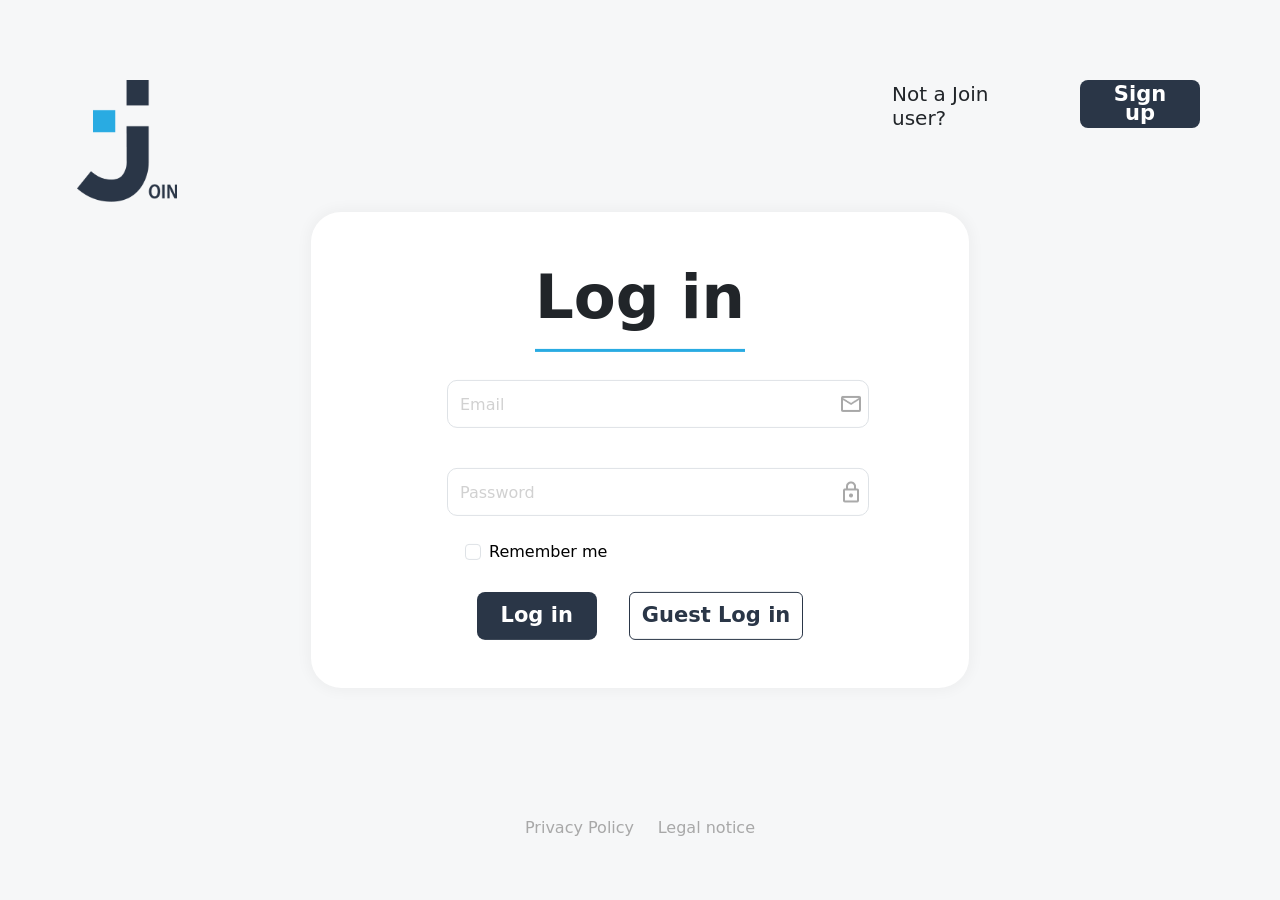
<file: index.html>
<!DOCTYPE html>
<html lang="en">

<head>
    <meta charset="UTF-8">
    <meta name="viewport" content="width=device-width, initial-scale=1.0">
    <title>Join | Log In</title>
    <link rel="stylesheet" href="styles/login.css">
    <link rel="stylesheet" href="node_modules/bootstrap/dist/css/bootstrap.min.css">
    <link rel="icon" href="assets/img/join-logo.png">
    <link rel="preconnect" href="https://fonts.googleapis.com">
    <link rel="preconnect" href="https://fonts.gstatic.com" crossorigin>
    <link
        href="https://fonts.googleapis.com/css2?family=Inter:wght@100;200;300;400;500;600;700;800;900&family=Montserrat:wght@100&family=Roboto:ital,wght@0,100;0,300;0,400;0,500;0,700;0,900;1,100;1,300;1,400;1,500;1,700;1,900&display=swap"
        rel="stylesheet">

    <script src="script_include_html.js"></script>
    <script src="js/login.js"></script>
</head>

<body>

    <img class="login-animation-logo" src="assets/img/join-logo.png" alt="">
    <img class="login-animation-responsive" src="assets/img/join-logo-white.png" alt="">

    <div class="login-animation-background"></div>
    <!--Start Logo-->

    <div class="login-content">
        <div class="login-top-container">
            <div><img class="login-topleft-logo d-none" src="assets/img/join-logo.png" alt=""></div>
            <div class="login-top-right-container">
                <p class="login-top-right-p">Not a Join user?</p>
                <a class="text-decoration-none" href="register.html">
                    <button class="btn login-button login-signup-button">Sign up</button>
                </a>
            </div>
        </div>


        <div class="login-card">
            <div class="card">
                <div class="card-body login-card">
                    <span class="login-headline">
                        <p class="login-border-bottom">Log in</p>
                    </span>
                    <form onsubmit="login(); return false;">
                        <div class="mb-3">
                            <input required placeholder="Email" type="email" class="form-control login-form-radius"
                                id="email" aria-describedby="emailHelp">
                            <img class="login-form-img " src="assets/img/mail.png" alt="">
                        </div>

                        <div>
                            <div class="password-box">
                                <input required placeholder="Password" type="password"
                                    class="form-control login-form-radius" id="password">
                                <img onclick="showClearPassword()" id="login-password-img" class="login-form-img "
                                    src="assets/img/login-password.png" alt="">
                                <!--JS => create function Password visibility-->
                            </div>
                            <p id="info-box" class="login-wrong-password d-none">Wrong password Ups! Try again.</p>
                            <!--JS => remove-d-none if password false-->
                        </div>

                        <div class="mb-3 form-check">
                            <input type="checkbox" class="form-check-input" id="exampleCheck1">
                            <label class="form-check-label" for="exampleCheck1">Remember me</label>
                        </div>
                        <div class="login-button-box">
                            <button type="submit" class="btn login-button" id="login-button">Log in</button>
                            <a href="summary.html"> <button onclick="guestLogIn()" type="button"
                                    class="btn login-guest-button">Guest Log
                                    in</button></a>
                        </div>
                    </form>
                </div>
            </div>


        </div>
        <footer class="login-footer-container ">
            <a class="login-privacy-policy-box login-footer-font" href="privacy_policy_logout.html">Privacy Policy</a>
            <a class="login-privacy-legal-notice login-footer-font" href="legal_notice_logout.html">Legal notice</a>
        </footer>
    </div>



</body>

</html>
</file>
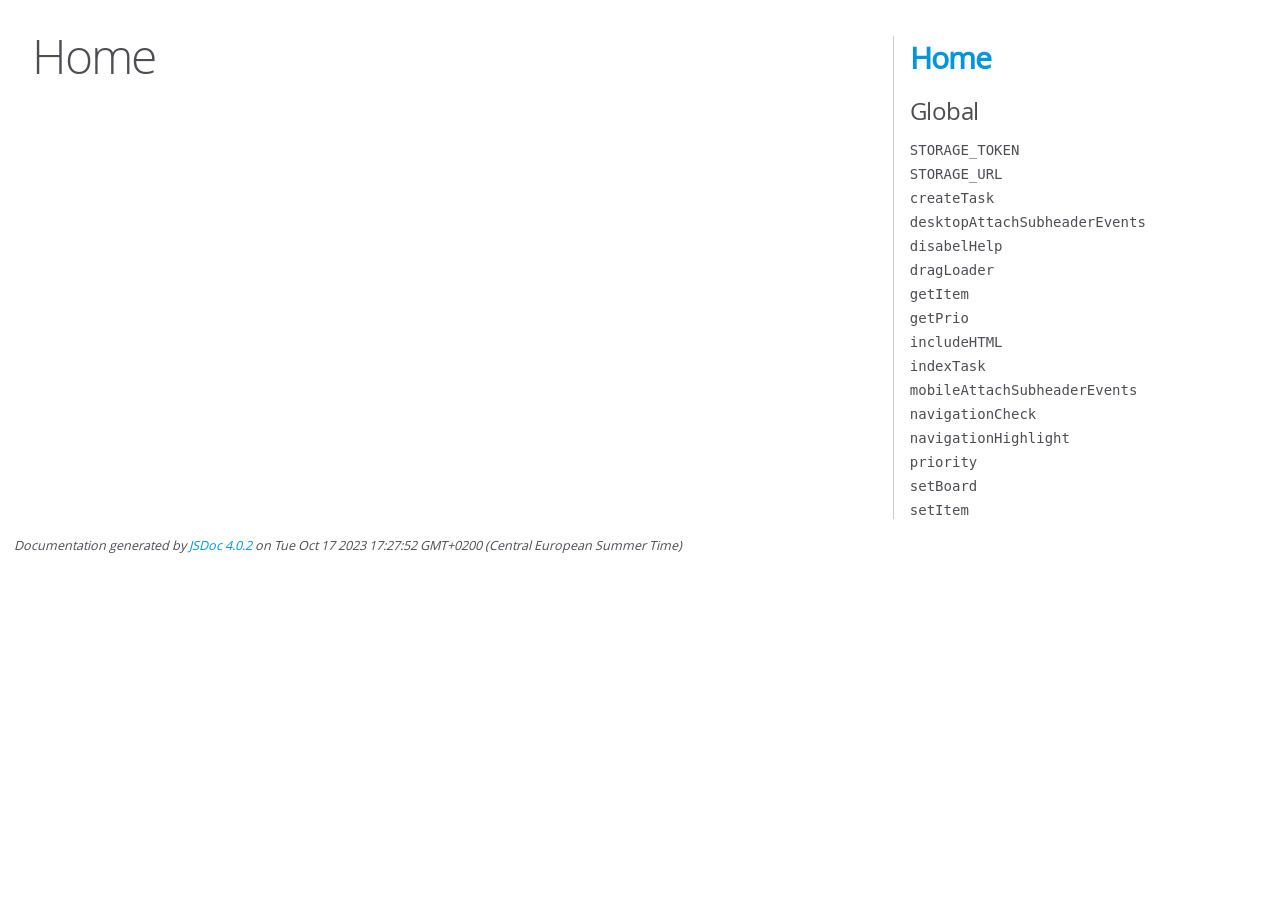
<file: out/index.html>
<!DOCTYPE html>
<html lang="en">
<head>
    <meta charset="utf-8">
    <title>JSDoc: Home</title>

    <script src="scripts/prettify/prettify.js"> </script>
    <script src="scripts/prettify/lang-css.js"> </script>
    <!--[if lt IE 9]>
      <script src="//html5shiv.googlecode.com/svn/trunk/html5.js"></script>
    <![endif]-->
    <link type="text/css" rel="stylesheet" href="styles/prettify-tomorrow.css">
    <link type="text/css" rel="stylesheet" href="styles/jsdoc-default.css">
</head>

<body>

<div id="main">

    <h1 class="page-title">Home</h1>

    



    


    <h3> </h3>










    









</div>

<nav>
    <h2><a href="index.html">Home</a></h2><h3>Global</h3><ul><li><a href="global.html#STORAGE_TOKEN">STORAGE_TOKEN</a></li><li><a href="global.html#STORAGE_URL">STORAGE_URL</a></li><li><a href="global.html#createTask">createTask</a></li><li><a href="global.html#desktopAttachSubheaderEvents">desktopAttachSubheaderEvents</a></li><li><a href="global.html#disabelHelp">disabelHelp</a></li><li><a href="global.html#dragLoader">dragLoader</a></li><li><a href="global.html#getItem">getItem</a></li><li><a href="global.html#getPrio">getPrio</a></li><li><a href="global.html#includeHTML">includeHTML</a></li><li><a href="global.html#indexTask">indexTask</a></li><li><a href="global.html#mobileAttachSubheaderEvents">mobileAttachSubheaderEvents</a></li><li><a href="global.html#navigationCheck">navigationCheck</a></li><li><a href="global.html#navigationHighlight">navigationHighlight</a></li><li><a href="global.html#priority">priority</a></li><li><a href="global.html#setBoard">setBoard</a></li><li><a href="global.html#setItem">setItem</a></li></ul>
</nav>

<br class="clear">

<footer>
    Documentation generated by <a href="https://github.com/jsdoc/jsdoc">JSDoc 4.0.2</a> on Tue Oct 17 2023 17:27:52 GMT+0200 (Central European Summer Time)
</footer>

<script> prettyPrint(); </script>
<script src="scripts/linenumber.js"> </script>
</body>
</html>
</file>
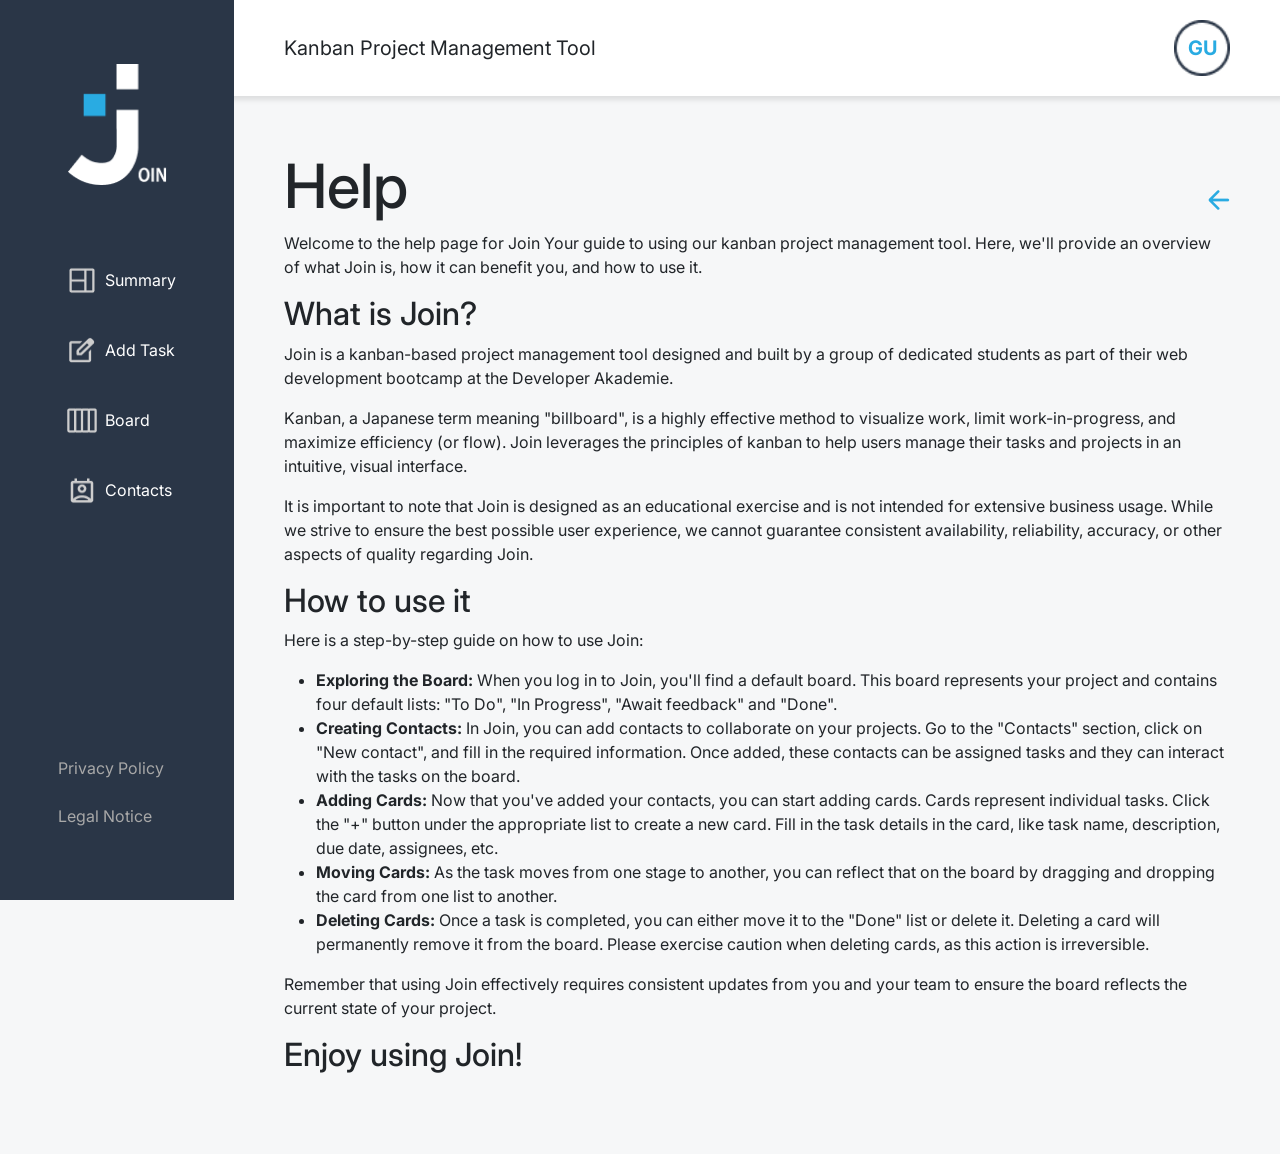
<file: help.html>
<!DOCTYPE html>
<html lang="en">

<head>
    <meta charset="UTF-8">
    <meta name="viewport" content="width=device-width, initial-scale=1.0">
    <link rel="stylesheet" href="style.css">
    <link rel="stylesheet" href="template.css">
    <link rel="icon" href="assets/img/join-logo.png">
    <link rel="preconnect" href="https://fonts.googleapis.com">
    <link rel="preconnect" href="https://fonts.gstatic.com" crossorigin>
    <link
        href="https://fonts.googleapis.com/css2?family=Inter:wght@100;200;300;400;500;600;700;800;900&family=Montserrat:wght@100&family=Roboto:ital,wght@0,100;0,300;0,400;0,500;0,700;0,900;1,100;1,300;1,400;1,500;1,700;1,900&display=swap"
        rel="stylesheet">
    <link rel="stylesheet" href="node_modules/bootstrap/dist/css/bootstrap.min.css">
    <script src="script_include_html.js"></script>
    <title>Join | Help</title>
</head>

<body onload="init('help')">
    <div w3-include-html="./assets/templates/desktop_template.html"></div>
    <div w3-include-html="./assets/templates/mobile_template.html"></div>
    <div class="main-content main-content-animation">
        <div id="privacy-policy-container">
            <div class="privacy-policy-headline-container">
                <h1 class="imprint-privacy-heading">Help</h1>
                <a href="summary.html"><img src="./assets/img/arrow-left-line.png" class="back-button" alt="back"></a>
            </div>

            <p>Welcome to the help page for Join
                Your guide to using our kanban project management tool. Here, we'll provide an overview of what Join is,
                how it can
                benefit you, and how to use it.</p>

            <h2>What is Join?</h2>
            <p>Join is a kanban-based project management tool designed and built by a group of dedicated students as
                part of their
                web development bootcamp at the Developer Akademie.</p>
            <p>Kanban, a Japanese term meaning "billboard", is a highly effective method to visualize work, limit
                work-in-progress,
                and maximize efficiency (or flow). Join leverages the principles of kanban to help users manage their
                tasks and
                projects in an intuitive, visual interface.</p>
            <p>It is important to note that Join is designed as an educational exercise and is not intended for
                extensive business
                usage. While we strive to ensure the best possible user experience, we cannot guarantee consistent
                availability,
                reliability, accuracy, or other aspects of quality regarding Join.</p>

            <h2>How to use it</h2>
            <p>Here is a step-by-step guide on how to use Join:</p>

            <ul>
                <li><strong>Exploring the Board:</strong> When you log in to Join, you'll find a default board. This
                    board
                    represents your project and contains four default lists: "To Do", "In Progress", "Await feedback"
                    and "Done".
                </li>
                <li><strong>Creating Contacts:</strong> In Join, you can add contacts to collaborate on your projects.
                    Go to the
                    "Contacts" section, click on "New contact", and fill in the required information. Once added, these
                    contacts can
                    be assigned tasks and they can interact with the tasks on the board.</li>
                <li><strong>Adding Cards:</strong> Now that you've added your contacts, you can start adding cards.
                    Cards represent
                    individual tasks. Click the "+" button under the appropriate list to create a new card. Fill in the
                    task details
                    in the card, like task name, description, due date, assignees, etc.</li>
                <li><strong>Moving Cards:</strong> As the task moves from one stage to another, you can reflect that on
                    the board by
                    dragging and dropping the card from one list to another.</li>
                <li><strong>Deleting Cards:</strong> Once a task is completed, you can either move it to the "Done" list
                    or delete
                    it. Deleting a card will permanently remove it from the board. Please exercise caution when deleting
                    cards, as
                    this action is irreversible.</li>
            </ul>

            <p>Remember that using Join effectively requires consistent updates from you and your team to ensure the
                board reflects
                the current state of your project.</p>

            <h2 style="margin-bottom: 80px;">Enjoy using Join!</h2>
        </div>
</body>

</html>
</file>
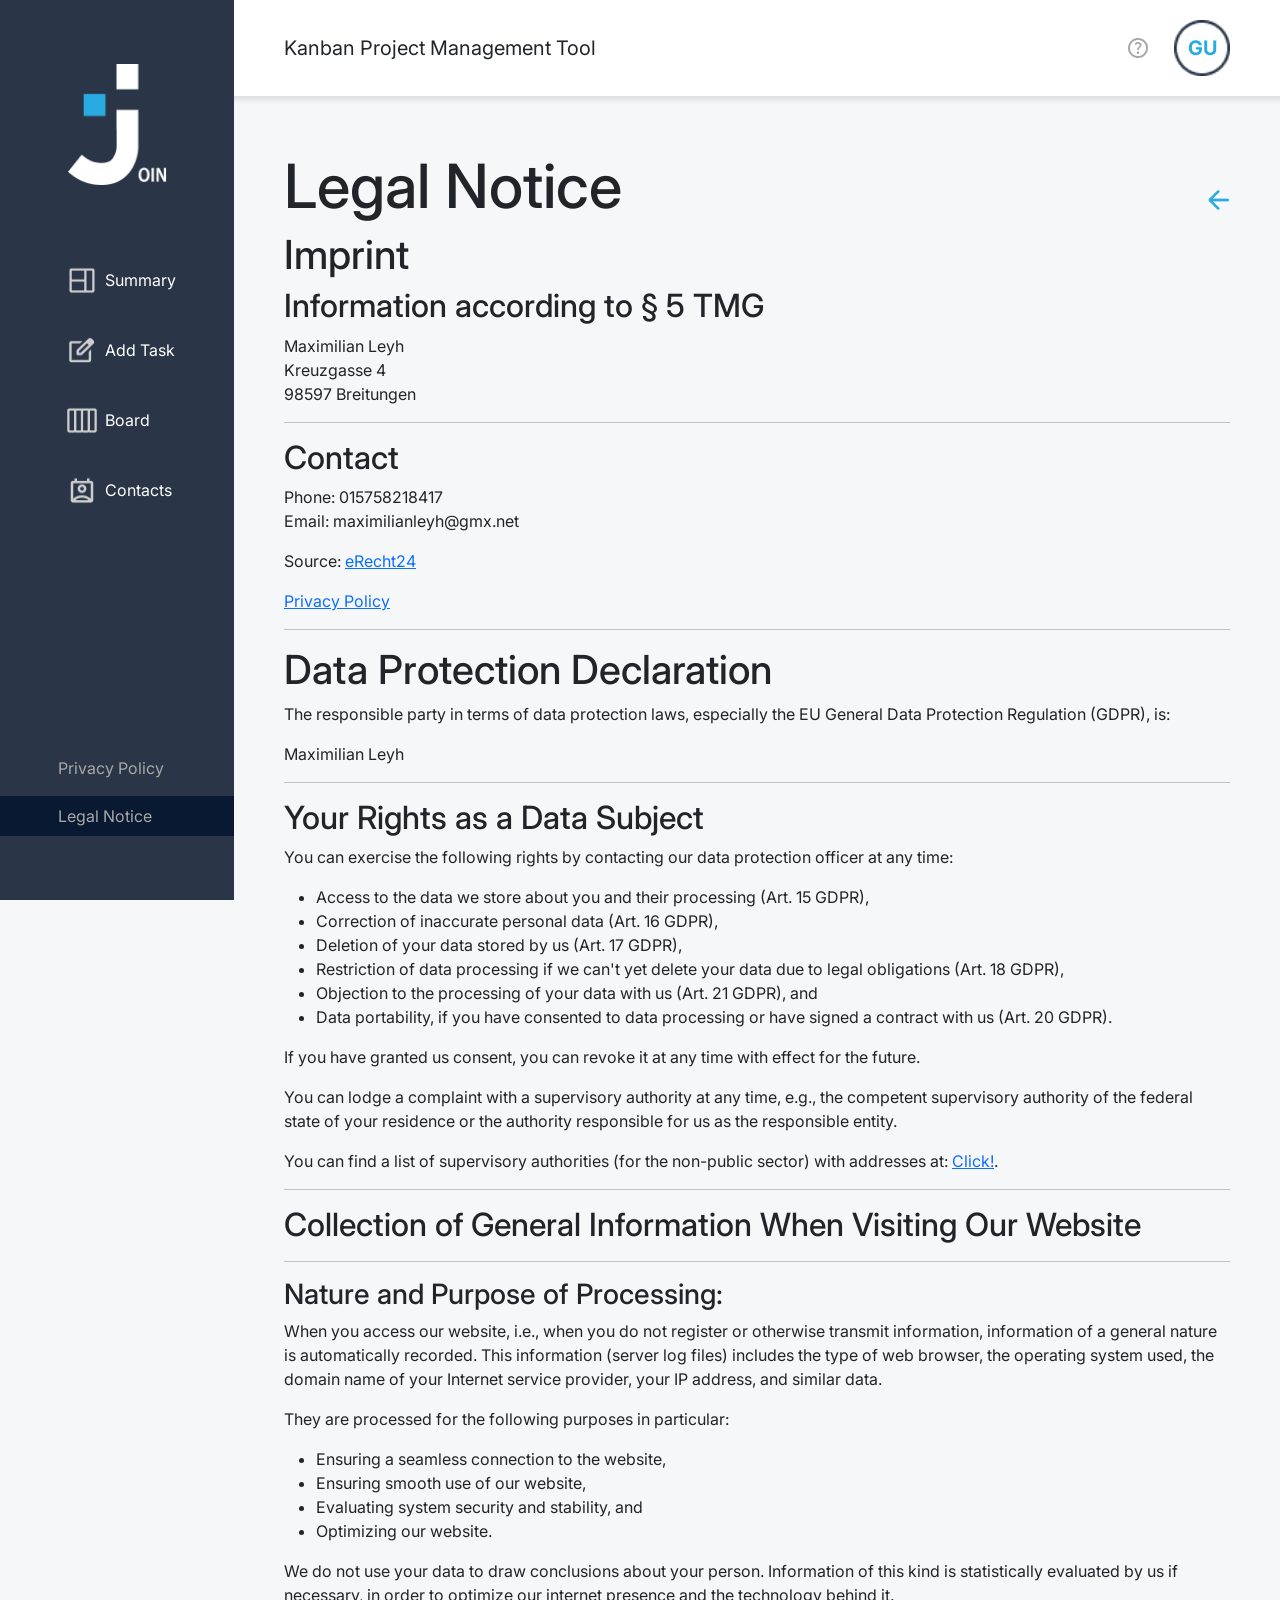
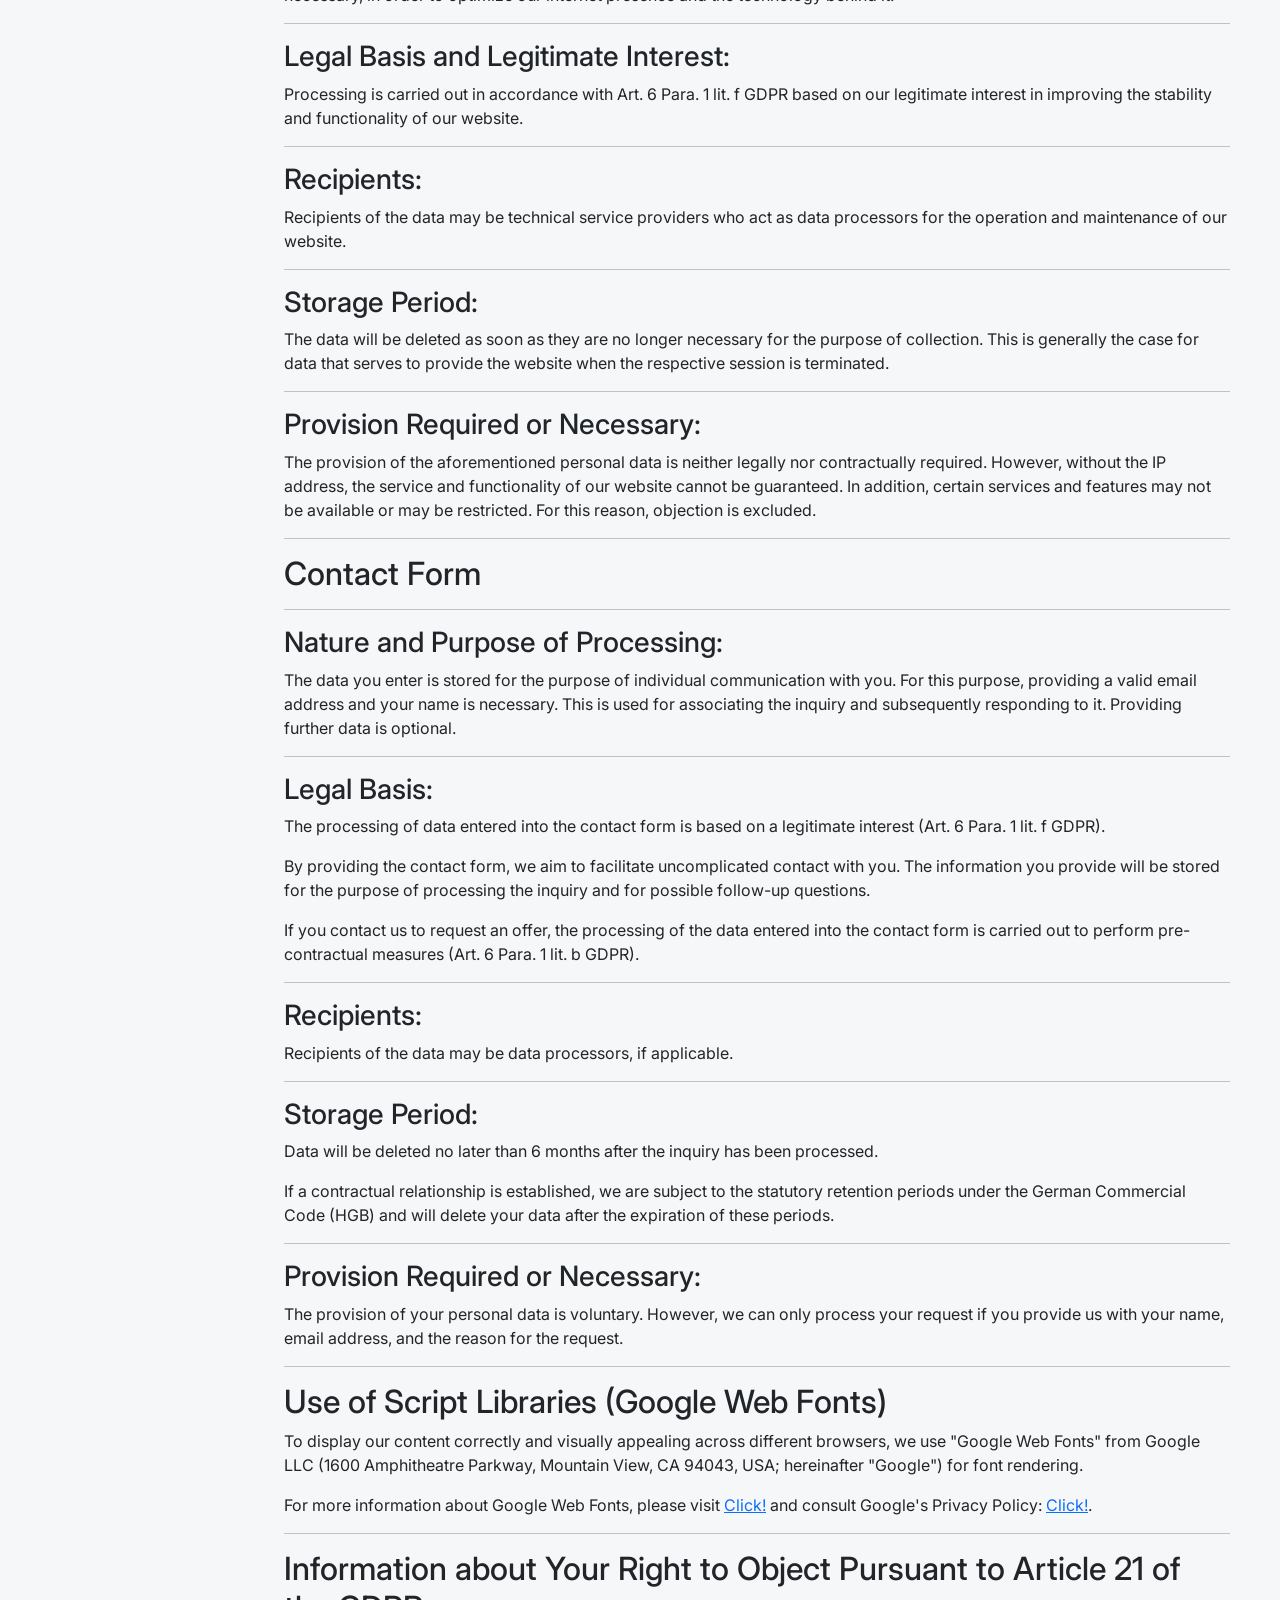
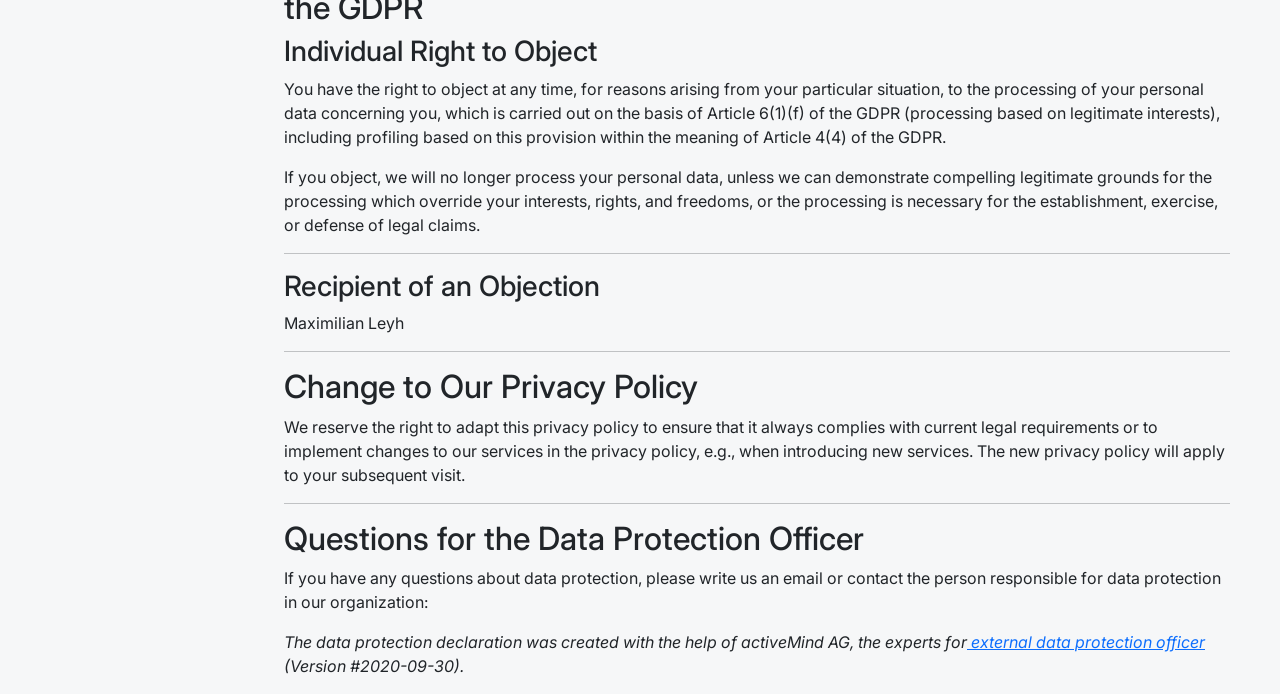
<file: legal_notice.html>
<!DOCTYPE html>
<html lang="en">

<head>
  <meta charset="UTF-8" />
  <meta name="viewport" content="width=device-width, initial-scale=1.0" />
  <link rel="stylesheet" href="template.css">
  <link rel="stylesheet" href="style.css" />
  <link rel="preconnect" href="https://fonts.googleapis.com">
  <link rel="preconnect" href="https://fonts.gstatic.com" crossorigin>
  <link
    href="https://fonts.googleapis.com/css2?family=Inter:wght@100;200;300;400;500;600;700;800;900&family=Montserrat:wght@100&family=Roboto:ital,wght@0,100;0,300;0,400;0,500;0,700;0,900;1,100;1,300;1,400;1,500;1,700;1,900&display=swap"
    rel="stylesheet">
  <link rel="stylesheet" href="node_modules/bootstrap/dist/css/bootstrap.min.css">
  <script src="script_include_html.js"></script>
  <title>Join | Legal Notice</title>
  <link rel="icon" href="assets/img/join-logo.png">
</head>
<!-- style wird noch richtig gemacht-->

<body onload="init('legalnotice')">
  <div w3-include-html="./assets/templates/desktop_template.html"></div>
  <div w3-include-html="./assets/templates/mobile_template.html"></div>

  <div class="main-content main-content-animation">
    <div>
      <div class="privacy-policy-headline-container">
        <h1 class="imprint-privacy-heading">Legal Notice</h1>
        <a href="summary.html"><img src="./assets/img/arrow-left-line.png" class="back-button" alt="back"></a>
      </div>

      <h1>Imprint</h1>
      <h2>Information according to § 5 TMG</h2>

      <!--!IHR! bitte nach eingabe richtig Formatieren!-->

      <!--Bitte auch auf die Reinfolge achten hauptsache es ist bei der PRIVACY_POLICY!-->

      <p>
        Maximilian Leyh<br />
        Kreuzgasse 4<br />
        98597 Breitungen
      </p>

      <hr />
      <h2>Contact</h2>

      <!--!IHR! bitte nach eingabe richtig Formatieren!-->

      <p>
        Phone: 015758218417<br />
        Email: maximilianleyh@gmx.net
      </p>


      <p>Source: <a href="https://www.e-recht24.de">eRecht24</a></p>
      <a href="https://www.activemind.de/datenschutz/generatoren/datenschutzerklaerung/">Privacy Policy</a>
      <hr />
      <h1>Data Protection Declaration</h1>
      <p>
        The responsible party in terms of data protection laws, especially the EU
        General Data Protection Regulation (GDPR), is:
      </p>
      <p>Maximilian Leyh</p>
      <hr />
      <h2>Your Rights as a Data Subject</h2>
      <p>
        You can exercise the following rights by contacting our data protection
        officer at any time:
      </p>
      <ul>
        <li>
          Access to the data we store about you and their processing (Art. 15
          GDPR),
        </li>
        <li>Correction of inaccurate personal data (Art. 16 GDPR),</li>
        <li>Deletion of your data stored by us (Art. 17 GDPR),</li>
        <li>
          Restriction of data processing if we can't yet delete your data due to
          legal obligations (Art. 18 GDPR),
        </li>
        <li>
          Objection to the processing of your data with us (Art. 21 GDPR), and
        </li>
        <li>
          Data portability, if you have consented to data processing or have
          signed a contract with us (Art. 20 GDPR).
        </li>
      </ul>
      <p>
        If you have granted us consent, you can revoke it at any time with effect
        for the future.
      </p>
      <p>
        You can lodge a complaint with a supervisory authority at any time, e.g.,
        the competent supervisory authority of the federal state of your residence
        or the authority responsible for us as the responsible entity.
      </p>
      <p>
        You can find a list of supervisory authorities (for the non-public sector)
        with addresses at:
        <a href="https://www.bfdi.bund.de/DE/Service/Anschriften/Laender/Laender-node.html" target="_blank"
          rel="noopener nofollow">Click!</a>.
      </p>
      <p></p>
      <hr />
      <h2>Collection of General Information When Visiting Our Website</h2>
      <hr />
      <h3>Nature and Purpose of Processing:</h3>
      <p>
        When you access our website, i.e., when you do not register or otherwise
        transmit information, information of a general nature is automatically
        recorded. This information (server log files) includes the type of web
        browser, the operating system used, the domain name of your Internet
        service provider, your IP address, and similar data.
      </p>
      <p>They are processed for the following purposes in particular:</p>
      <ul>
        <li>Ensuring a seamless connection to the website,</li>
        <li>Ensuring smooth use of our website,</li>
        <li>Evaluating system security and stability, and</li>
        <li>Optimizing our website.</li>
      </ul>
      <p>
        We do not use your data to draw conclusions about your person. Information
        of this kind is statistically evaluated by us if necessary, in order to
        optimize our internet presence and the technology behind it.
      </p>
      <hr />
      <h3>Legal Basis and Legitimate Interest:</h3>
      <p>
        Processing is carried out in accordance with Art. 6 Para. 1 lit. f GDPR
        based on our legitimate interest in improving the stability and
        functionality of our website.
      </p>
      <hr />
      <h3>Recipients:</h3>
      <p>
        Recipients of the data may be technical service providers who act as data
        processors for the operation and maintenance of our website.
      </p>
      <hr />
      <p></p>
      <h3>Storage Period:</h3>
      <p>
        The data will be deleted as soon as they are no longer necessary for the
        purpose of collection. This is generally the case for data that serves to
        provide the website when the respective session is terminated.
      </p>
      <p></p>
      <hr />
      <h3>Provision Required or Necessary:</h3>
      <p>
        The provision of the aforementioned personal data is neither legally nor
        contractually required. However, without the IP address, the service and
        functionality of our website cannot be guaranteed. In addition, certain
        services and features may not be available or may be restricted. For this
        reason, objection is excluded.
      </p>
      <p></p>
      <hr />
      <h2>Contact Form</h2>
      <hr />
      <h3>Nature and Purpose of Processing:</h3>
      <p>
        The data you enter is stored for the purpose of individual communication
        with you. For this purpose, providing a valid email address and your name
        is necessary. This is used for associating the inquiry and subsequently
        responding to it. Providing further data is optional.
      </p>
      <hr />
      <h3>Legal Basis:</h3>
      <p>
        The processing of data entered into the contact form is based on a
        legitimate interest (Art. 6 Para. 1 lit. f GDPR).
      </p>
      <p>
        By providing the contact form, we aim to facilitate uncomplicated contact
        with you. The information you provide will be stored for the purpose of
        processing the inquiry and for possible follow-up questions.
      </p>
      <p>
        If you contact us to request an offer, the processing of the data entered
        into the contact form is carried out to perform pre-contractual measures
        (Art. 6 Para. 1 lit. b GDPR).
      </p>
      <hr />
      <h3>Recipients:</h3>
      <p>Recipients of the data may be data processors, if applicable.</p>
      <p></p>
      <hr />
      <h3>Storage Period:</h3>
      <p>
        Data will be deleted no later than 6 months after the inquiry has been
        processed.
      </p>
      <p>
        If a contractual relationship is established, we are subject to the
        statutory retention periods under the German Commercial Code (HGB) and
        will delete your data after the expiration of these periods.
      </p>
      <hr />
      <h3>Provision Required or Necessary:</h3>
      <p>
        The provision of your personal data is voluntary. However, we can only
        process your request if you provide us with your name, email address, and
        the reason for the request.
      </p>
      <p></p>
      <hr />
      <h2>Use of Script Libraries (Google Web Fonts)</h2>
      <p>
        To display our content correctly and visually appealing across different
        browsers, we use "Google Web Fonts" from Google LLC (1600 Amphitheatre
        Parkway, Mountain View, CA 94043, USA; hereinafter "Google") for font
        rendering.
      </p>
      <p>
        For more information about Google Web Fonts, please visit
        <a href="https://developers.google.com/fonts/faq" rel="noopener nofollow" target="_blank">Click!</a>
        and consult Google's Privacy Policy:
        <a href="https://www.google.com/policies/privacy/" rel="noopener nofollow" target="_blank">Click!</a>.
      </p>
      <p></p>
      <hr />
      <h2>
        Information about Your Right to Object Pursuant to Article 21 of the GDPR
      </h2>
      <h3>Individual Right to Object</h3>
      <p>
        You have the right to object at any time, for reasons arising from your
        particular situation, to the processing of your personal data concerning
        you, which is carried out on the basis of Article 6(1)(f) of the GDPR
        (processing based on legitimate interests), including profiling based on
        this provision within the meaning of Article 4(4) of the GDPR.
      </p>
      <p>
        If you object, we will no longer process your personal data, unless we can
        demonstrate compelling legitimate grounds for the processing which
        override your interests, rights, and freedoms, or the processing is
        necessary for the establishment, exercise, or defense of legal claims.
      </p>
      <hr />
      <h3>Recipient of an Objection</h3>
      <p>Maximilian Leyh</p>
      <hr />
      <h2>Change to Our Privacy Policy</h2>
      <p>
        We reserve the right to adapt this privacy policy to ensure that it always
        complies with current legal requirements or to implement changes to our
        services in the privacy policy, e.g., when introducing new services. The
        new privacy policy will apply to your subsequent visit.
      </p>
      <hr />
      <h2>Questions for the Data Protection Officer</h2>
      <p>
        If you have any questions about data protection, please write us an email
        or contact the person responsible for data protection in our organization:
      </p>
      <p></p>
      <p>
        <em>
          The data protection declaration was created with the help of activeMind
          AG, the experts for<a href="https://www.activemind.de/datenschutz/datenschutzbeauftragter/" target="_blank"
            rel="noopener">
            external data protection officer</a>
          (Version #2020-09-30).</em>
      </p>
    </div>
  </div>
</body>

</html>
</file>
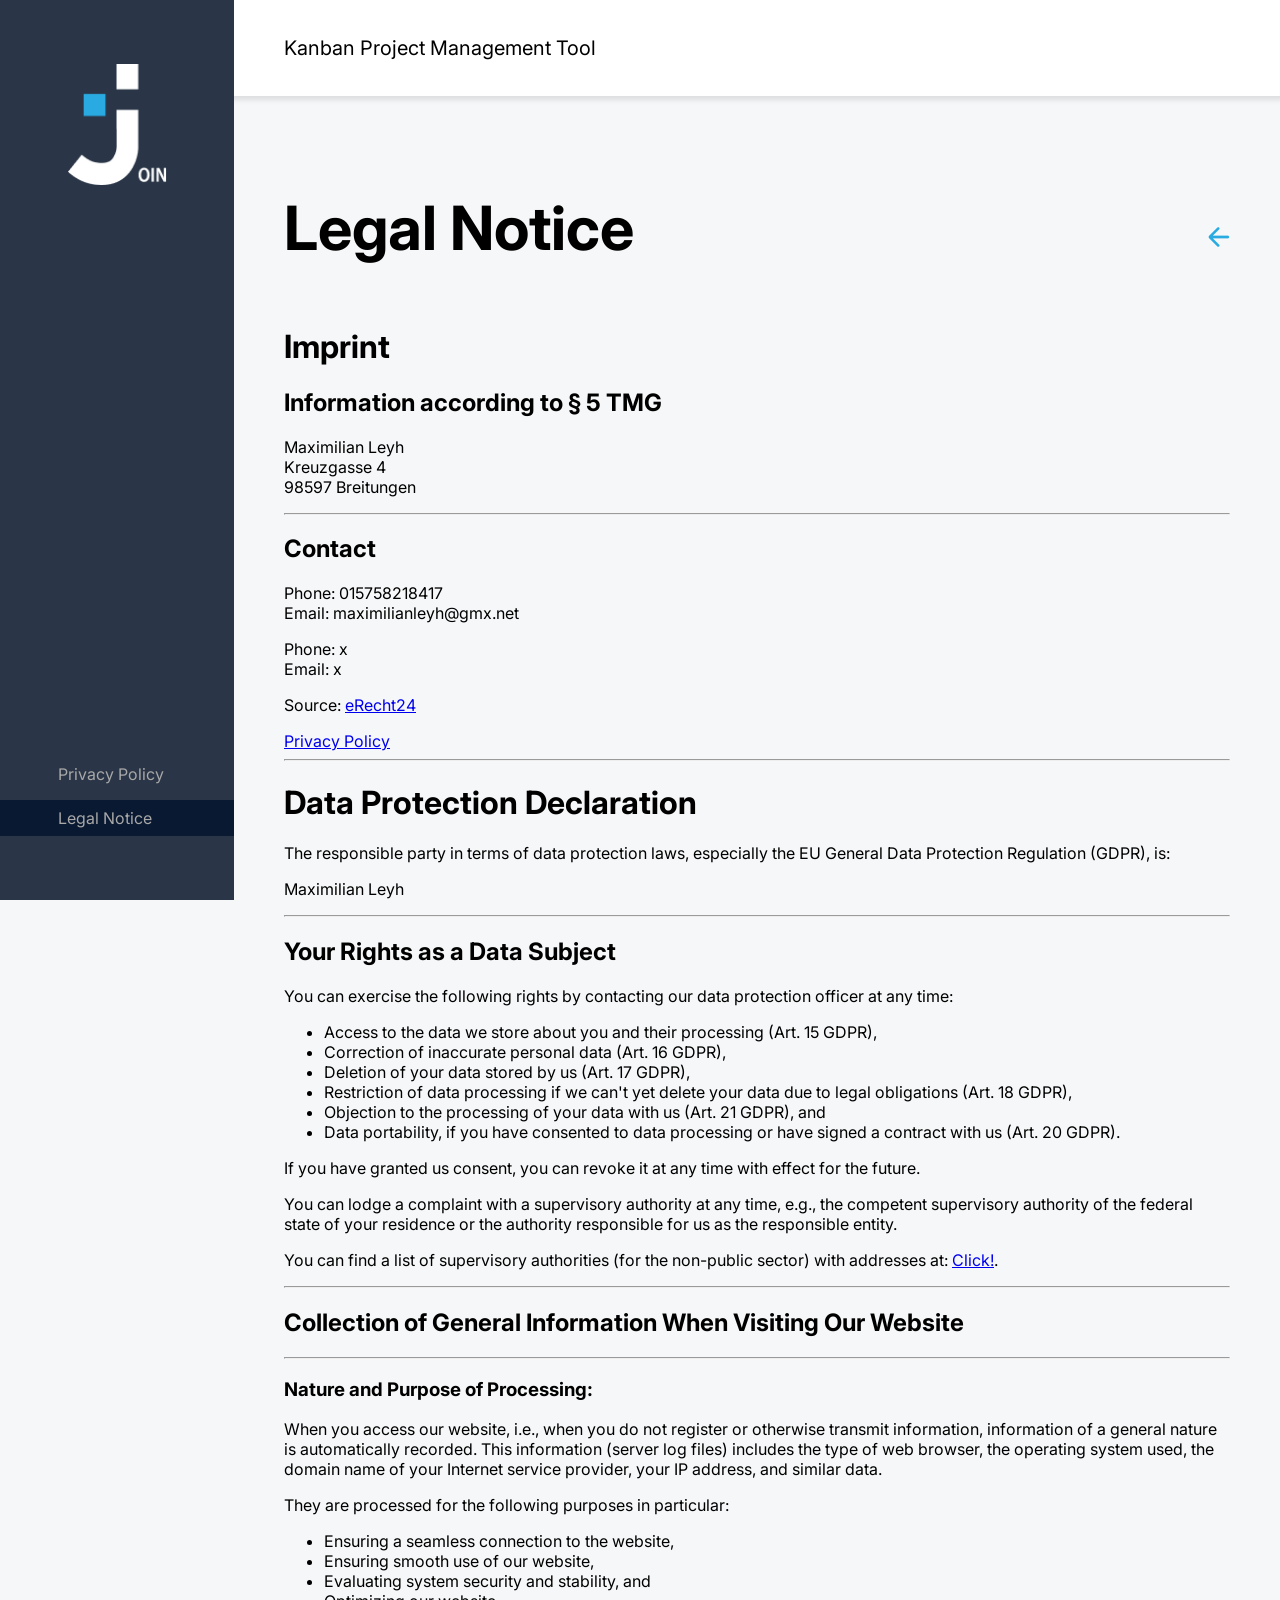
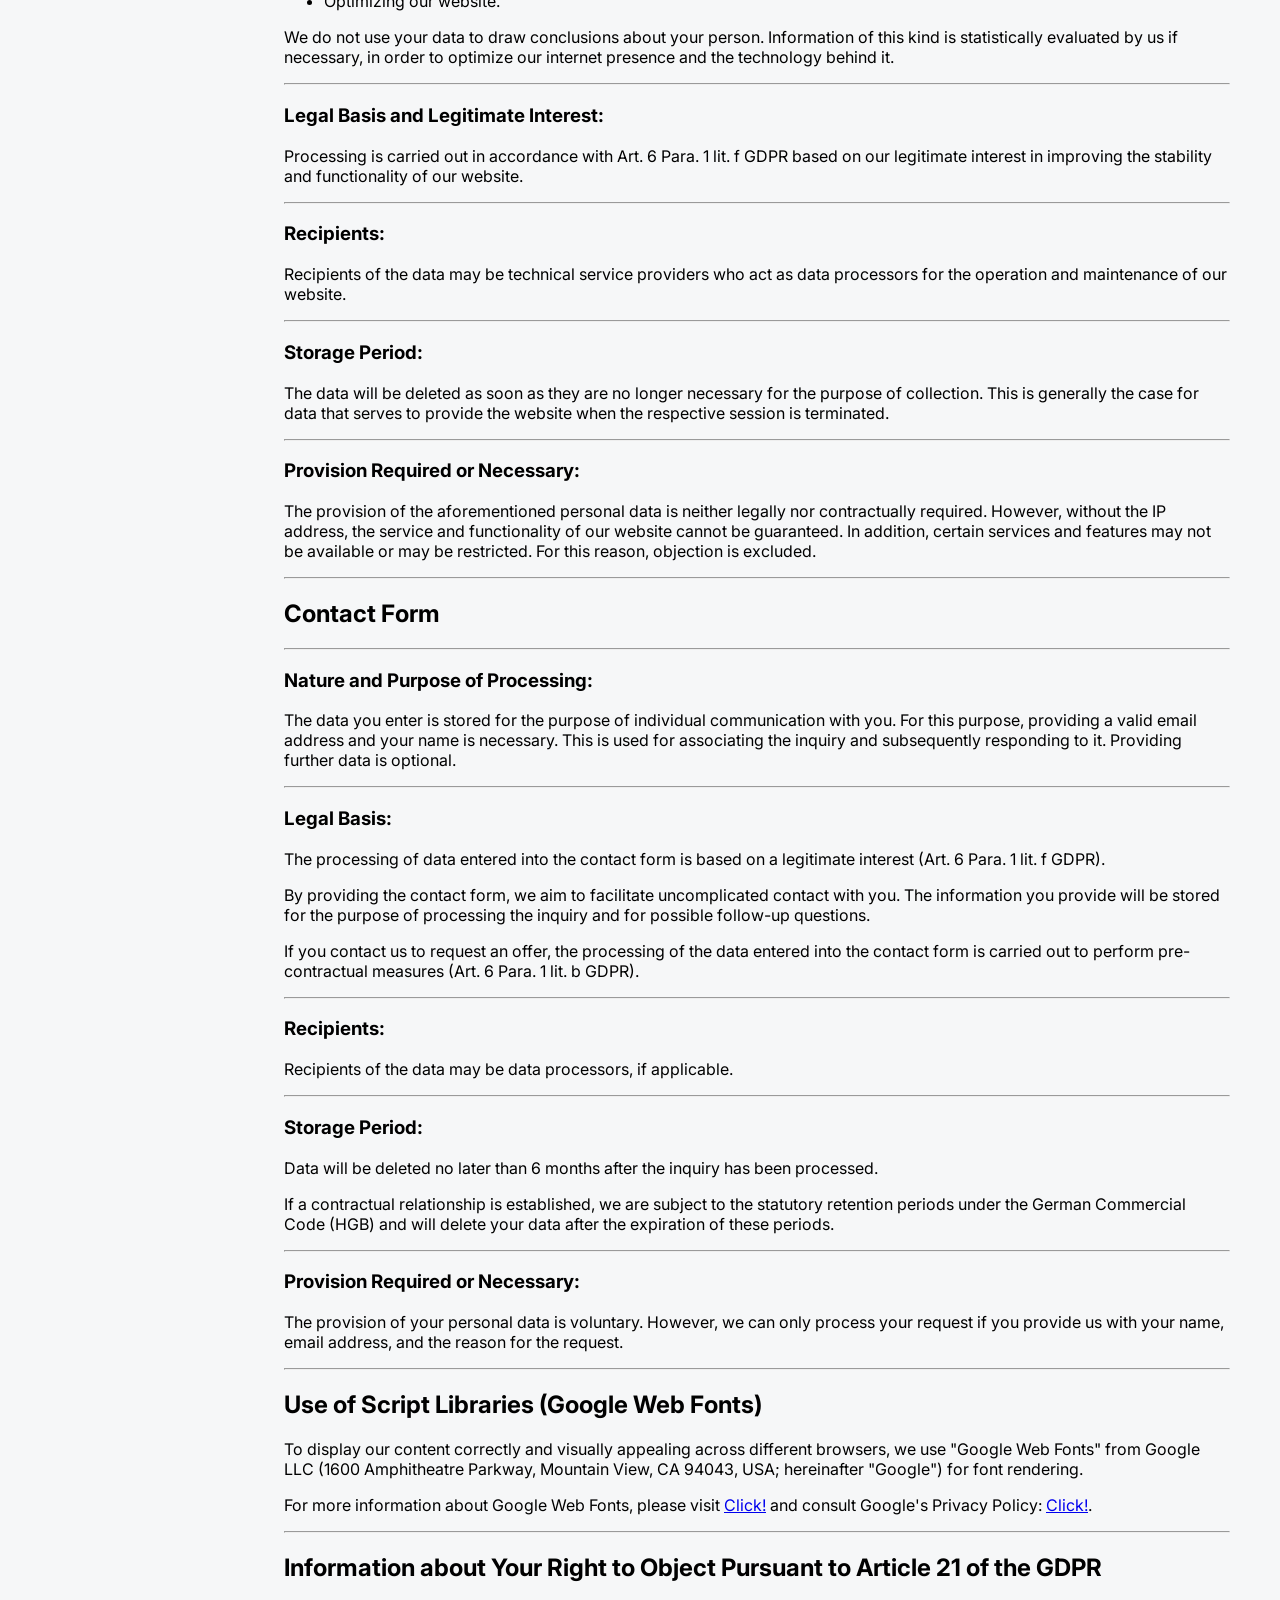
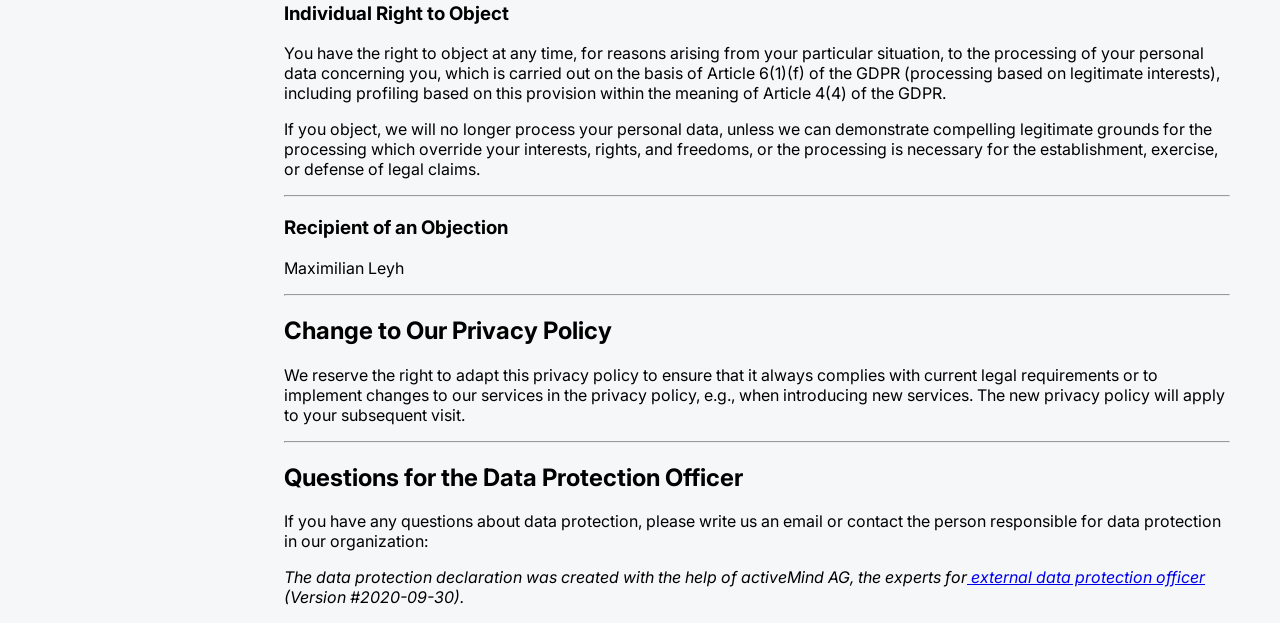
<file: legal_notice_logout.html>
<!DOCTYPE html>
<html lang="en">

<head>
  <meta charset="UTF-8" />
  <meta name="viewport" content="width=device-width, initial-scale=1.0" />
  <link rel="stylesheet" href="template.css">
  <link rel="stylesheet" href="style.css" />
  <link rel="preconnect" href="https://fonts.googleapis.com">
  <link rel="preconnect" href="https://fonts.gstatic.com" crossorigin>
  <link
    href="https://fonts.googleapis.com/css2?family=Inter:wght@100;200;300;400;500;600;700;800;900&family=Montserrat:wght@100&family=Roboto:ital,wght@0,100;0,300;0,400;0,500;0,700;0,900;1,100;1,300;1,400;1,500;1,700;1,900&display=swap"
    rel="stylesheet">
  <script src="script_include_html.js"></script>
  <title>Join | Legal Notice</title>
  <link rel="icon" href="assets/img/join-logo.png">
</head>

<body onload="navigationCheck('legalnotice')">
  <div class="mobile-header">
    <div class="mobile-header-content">
      <img src="./assets/img/mobile-join-logo-small.png" alt="join">
    </div>
  </div>
  <div class="mobile-header-margin"></div>
  <div class="desktop-sidebar">
    <div class="desktop-bar-content">
      <img class="desktop-join-logo" src="./assets/desktop-template/desktop-sidebar-logo.png" alt="join logo">
      <div style="height: 272px;"></div>
      <footer class="desktop-footer">
        <div class="desktop-a-footer-bg" id="privacypolicyDesktop"><a class="desktop-a-footer"
            href="privacy_policy_logout.html">Privacy Policy</a></div>
        <div class="desktop-a-footer-bg" id="legalnoticeDesktop"><a class="desktop-a-footer"
            href="legal_notice_logout.html">Legal Notice</a></div>
      </footer>
    </div>
  </div>
  <div class="desktop-header">
    <div class="desktop-header-content">
      Kanban Project Management Tool
    </div>
  </div>
  <div class="desktop-header-margin"></div>
  <div class="main-content main-content-animation">
    <div>
      <div class="privacy-policy-headline-container">
        <h1 class="imprint-privacy-heading">Legal Notice</h1>
        <a href="index.html"><img src="./assets/img/arrow-left-line.png" class="back-button" alt="back"></a>
      </div>

      <h1>Imprint</h1>
      <h2>Information according to § 5 TMG</h2>

      <!--!IHR! bitte nach eingabe richtig Formatieren!-->

      <!--Bitte auch auf die Reinfolge achten hauptsache es ist bei der PRIVACY_POLICY!-->

      <p>
        Maximilian Leyh<br />
        Kreuzgasse 4<br />
        98597 Breitungen
      </p>

      <hr />
      <h2>Contact</h2>

      <!--!IHR! bitte nach eingabe richtig Formatieren!-->

      <p>
        Phone: 015758218417<br />
        Email: maximilianleyh@gmx.net
      </p>


      <p>
        Phone: x<br />
        Email: x
      </p>

      <p>Source: <a href="https://www.e-recht24.de">eRecht24</a></p>
      <a href="https://www.activemind.de/datenschutz/generatoren/datenschutzerklaerung/">Privacy Policy</a>
      <hr />
      <h1>Data Protection Declaration</h1>
      <p>
        The responsible party in terms of data protection laws, especially the EU
        General Data Protection Regulation (GDPR), is:
      </p>
      <p>Maximilian Leyh</p>
      <hr />
      <h2>Your Rights as a Data Subject</h2>
      <p>
        You can exercise the following rights by contacting our data protection
        officer at any time:
      </p>
      <ul>
        <li>
          Access to the data we store about you and their processing (Art. 15
          GDPR),
        </li>
        <li>Correction of inaccurate personal data (Art. 16 GDPR),</li>
        <li>Deletion of your data stored by us (Art. 17 GDPR),</li>
        <li>
          Restriction of data processing if we can't yet delete your data due to
          legal obligations (Art. 18 GDPR),
        </li>
        <li>
          Objection to the processing of your data with us (Art. 21 GDPR), and
        </li>
        <li>
          Data portability, if you have consented to data processing or have
          signed a contract with us (Art. 20 GDPR).
        </li>
      </ul>
      <p>
        If you have granted us consent, you can revoke it at any time with effect
        for the future.
      </p>
      <p>
        You can lodge a complaint with a supervisory authority at any time, e.g.,
        the competent supervisory authority of the federal state of your residence
        or the authority responsible for us as the responsible entity.
      </p>
      <p>
        You can find a list of supervisory authorities (for the non-public sector)
        with addresses at:
        <a href="https://www.bfdi.bund.de/DE/Service/Anschriften/Laender/Laender-node.html" target="_blank"
          rel="noopener nofollow">Click!</a>.
      </p>
      <p></p>
      <hr />
      <h2>Collection of General Information When Visiting Our Website</h2>
      <hr />
      <h3>Nature and Purpose of Processing:</h3>
      <p>
        When you access our website, i.e., when you do not register or otherwise
        transmit information, information of a general nature is automatically
        recorded. This information (server log files) includes the type of web
        browser, the operating system used, the domain name of your Internet
        service provider, your IP address, and similar data.
      </p>
      <p>They are processed for the following purposes in particular:</p>
      <ul>
        <li>Ensuring a seamless connection to the website,</li>
        <li>Ensuring smooth use of our website,</li>
        <li>Evaluating system security and stability, and</li>
        <li>Optimizing our website.</li>
      </ul>
      <p>
        We do not use your data to draw conclusions about your person. Information
        of this kind is statistically evaluated by us if necessary, in order to
        optimize our internet presence and the technology behind it.
      </p>
      <hr />
      <h3>Legal Basis and Legitimate Interest:</h3>
      <p>
        Processing is carried out in accordance with Art. 6 Para. 1 lit. f GDPR
        based on our legitimate interest in improving the stability and
        functionality of our website.
      </p>
      <hr />
      <h3>Recipients:</h3>
      <p>
        Recipients of the data may be technical service providers who act as data
        processors for the operation and maintenance of our website.
      </p>
      <hr />
      <p></p>
      <h3>Storage Period:</h3>
      <p>
        The data will be deleted as soon as they are no longer necessary for the
        purpose of collection. This is generally the case for data that serves to
        provide the website when the respective session is terminated.
      </p>
      <p></p>
      <hr />
      <h3>Provision Required or Necessary:</h3>
      <p>
        The provision of the aforementioned personal data is neither legally nor
        contractually required. However, without the IP address, the service and
        functionality of our website cannot be guaranteed. In addition, certain
        services and features may not be available or may be restricted. For this
        reason, objection is excluded.
      </p>
      <p></p>
      <hr />
      <h2>Contact Form</h2>
      <hr />
      <h3>Nature and Purpose of Processing:</h3>
      <p>
        The data you enter is stored for the purpose of individual communication
        with you. For this purpose, providing a valid email address and your name
        is necessary. This is used for associating the inquiry and subsequently
        responding to it. Providing further data is optional.
      </p>
      <hr />
      <h3>Legal Basis:</h3>
      <p>
        The processing of data entered into the contact form is based on a
        legitimate interest (Art. 6 Para. 1 lit. f GDPR).
      </p>
      <p>
        By providing the contact form, we aim to facilitate uncomplicated contact
        with you. The information you provide will be stored for the purpose of
        processing the inquiry and for possible follow-up questions.
      </p>
      <p>
        If you contact us to request an offer, the processing of the data entered
        into the contact form is carried out to perform pre-contractual measures
        (Art. 6 Para. 1 lit. b GDPR).
      </p>
      <hr />
      <h3>Recipients:</h3>
      <p>Recipients of the data may be data processors, if applicable.</p>
      <p></p>
      <hr />
      <h3>Storage Period:</h3>
      <p>
        Data will be deleted no later than 6 months after the inquiry has been
        processed.
      </p>
      <p>
        If a contractual relationship is established, we are subject to the
        statutory retention periods under the German Commercial Code (HGB) and
        will delete your data after the expiration of these periods.
      </p>
      <hr />
      <h3>Provision Required or Necessary:</h3>
      <p>
        The provision of your personal data is voluntary. However, we can only
        process your request if you provide us with your name, email address, and
        the reason for the request.
      </p>
      <p></p>
      <hr />
      <h2>Use of Script Libraries (Google Web Fonts)</h2>
      <p>
        To display our content correctly and visually appealing across different
        browsers, we use "Google Web Fonts" from Google LLC (1600 Amphitheatre
        Parkway, Mountain View, CA 94043, USA; hereinafter "Google") for font
        rendering.
      </p>
      <p>
        For more information about Google Web Fonts, please visit
        <a href="https://developers.google.com/fonts/faq" rel="noopener nofollow" target="_blank">Click!</a>
        and consult Google's Privacy Policy:
        <a href="https://www.google.com/policies/privacy/" rel="noopener nofollow" target="_blank">Click!</a>.
      </p>
      <p></p>
      <hr />
      <h2>
        Information about Your Right to Object Pursuant to Article 21 of the GDPR
      </h2>
      <h3>Individual Right to Object</h3>
      <p>
        You have the right to object at any time, for reasons arising from your
        particular situation, to the processing of your personal data concerning
        you, which is carried out on the basis of Article 6(1)(f) of the GDPR
        (processing based on legitimate interests), including profiling based on
        this provision within the meaning of Article 4(4) of the GDPR.
      </p>
      <p>
        If you object, we will no longer process your personal data, unless we can
        demonstrate compelling legitimate grounds for the processing which
        override your interests, rights, and freedoms, or the processing is
        necessary for the establishment, exercise, or defense of legal claims.
      </p>
      <hr />
      <h3>Recipient of an Objection</h3>
      <p>Maximilian Leyh</p>
      <hr />
      <h2>Change to Our Privacy Policy</h2>
      <p>
        We reserve the right to adapt this privacy policy to ensure that it always
        complies with current legal requirements or to implement changes to our
        services in the privacy policy, e.g., when introducing new services. The
        new privacy policy will apply to your subsequent visit.
      </p>
      <hr />
      <h2>Questions for the Data Protection Officer</h2>
      <p>
        If you have any questions about data protection, please write us an email
        or contact the person responsible for data protection in our organization:
      </p>
      <p></p>
      <p>
        <em>
          The data protection declaration was created with the help of activeMind
          AG, the experts for<a href="https://www.activemind.de/datenschutz/datenschutzbeauftragter/" target="_blank"
            rel="noopener">
            external data protection officer</a>
          (Version #2020-09-30).</em>
      </p>
    </div>
  </div>
</body>

</html>
</file>
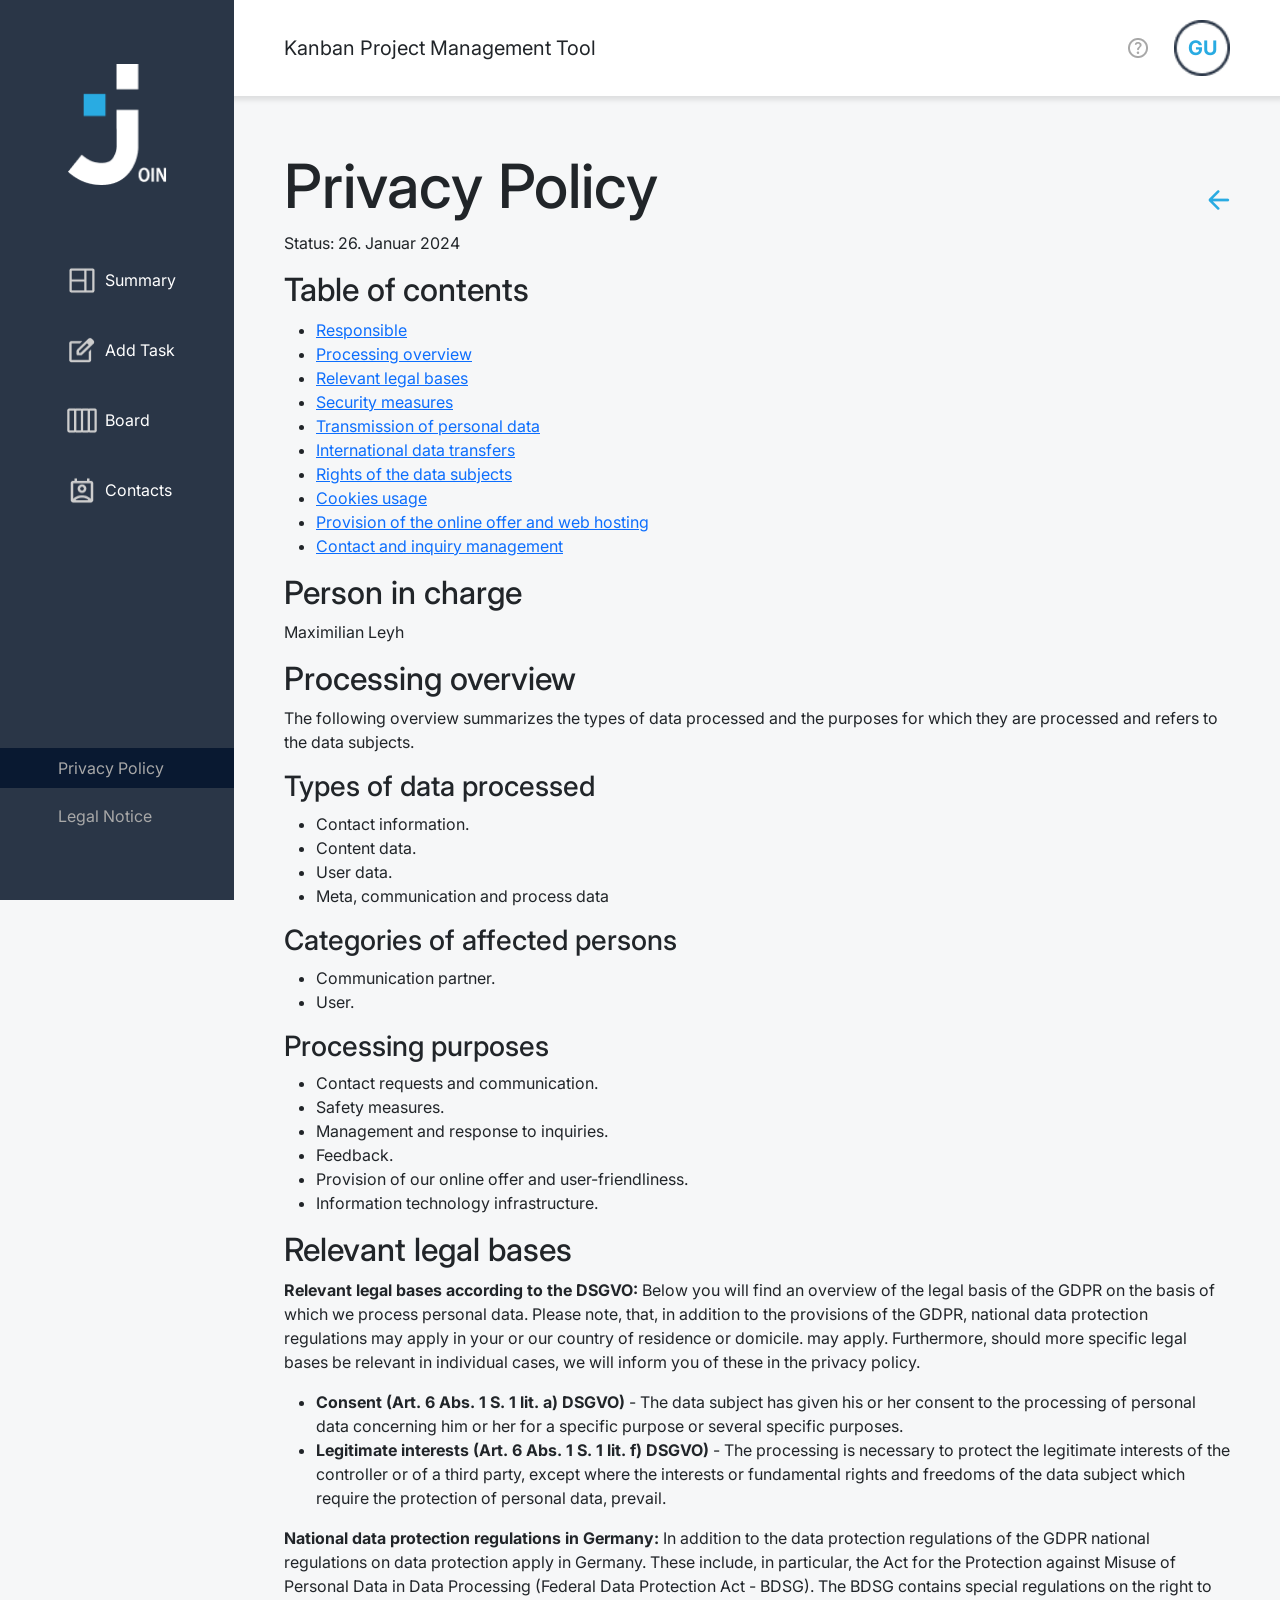
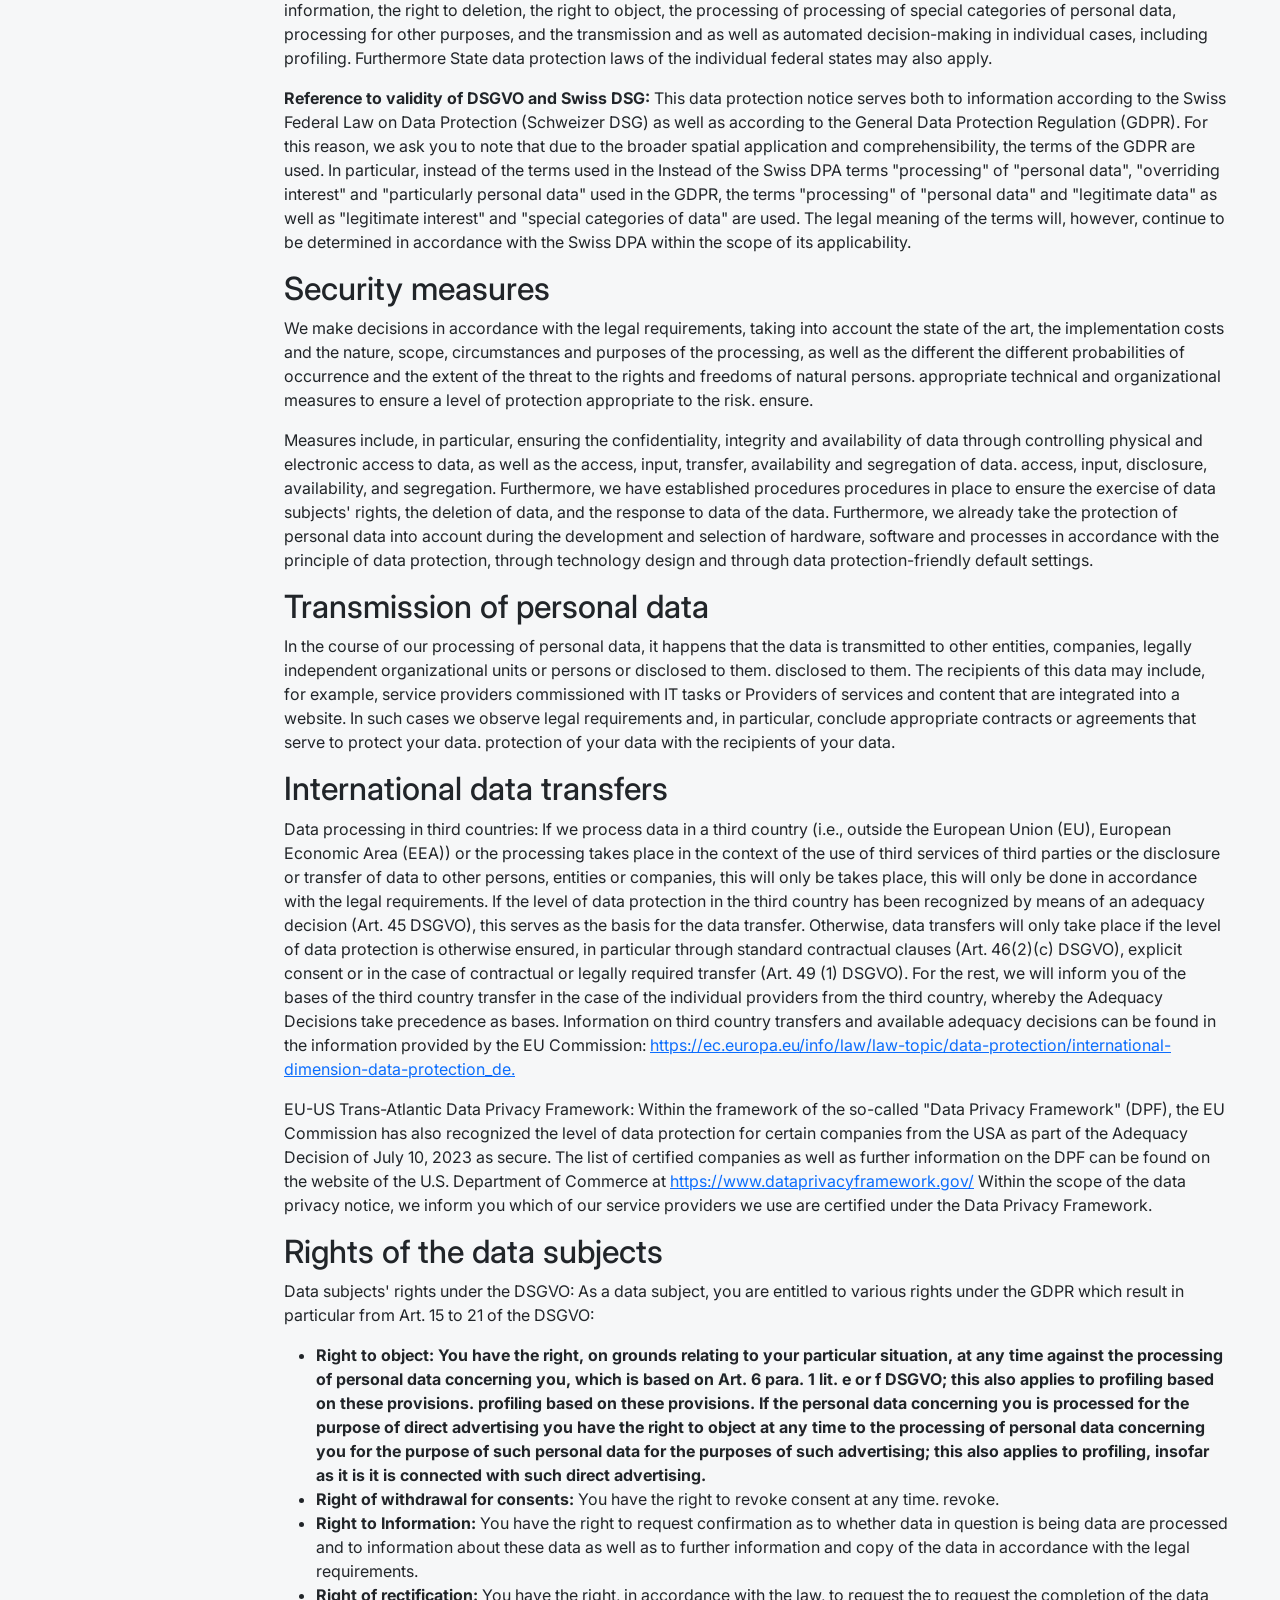
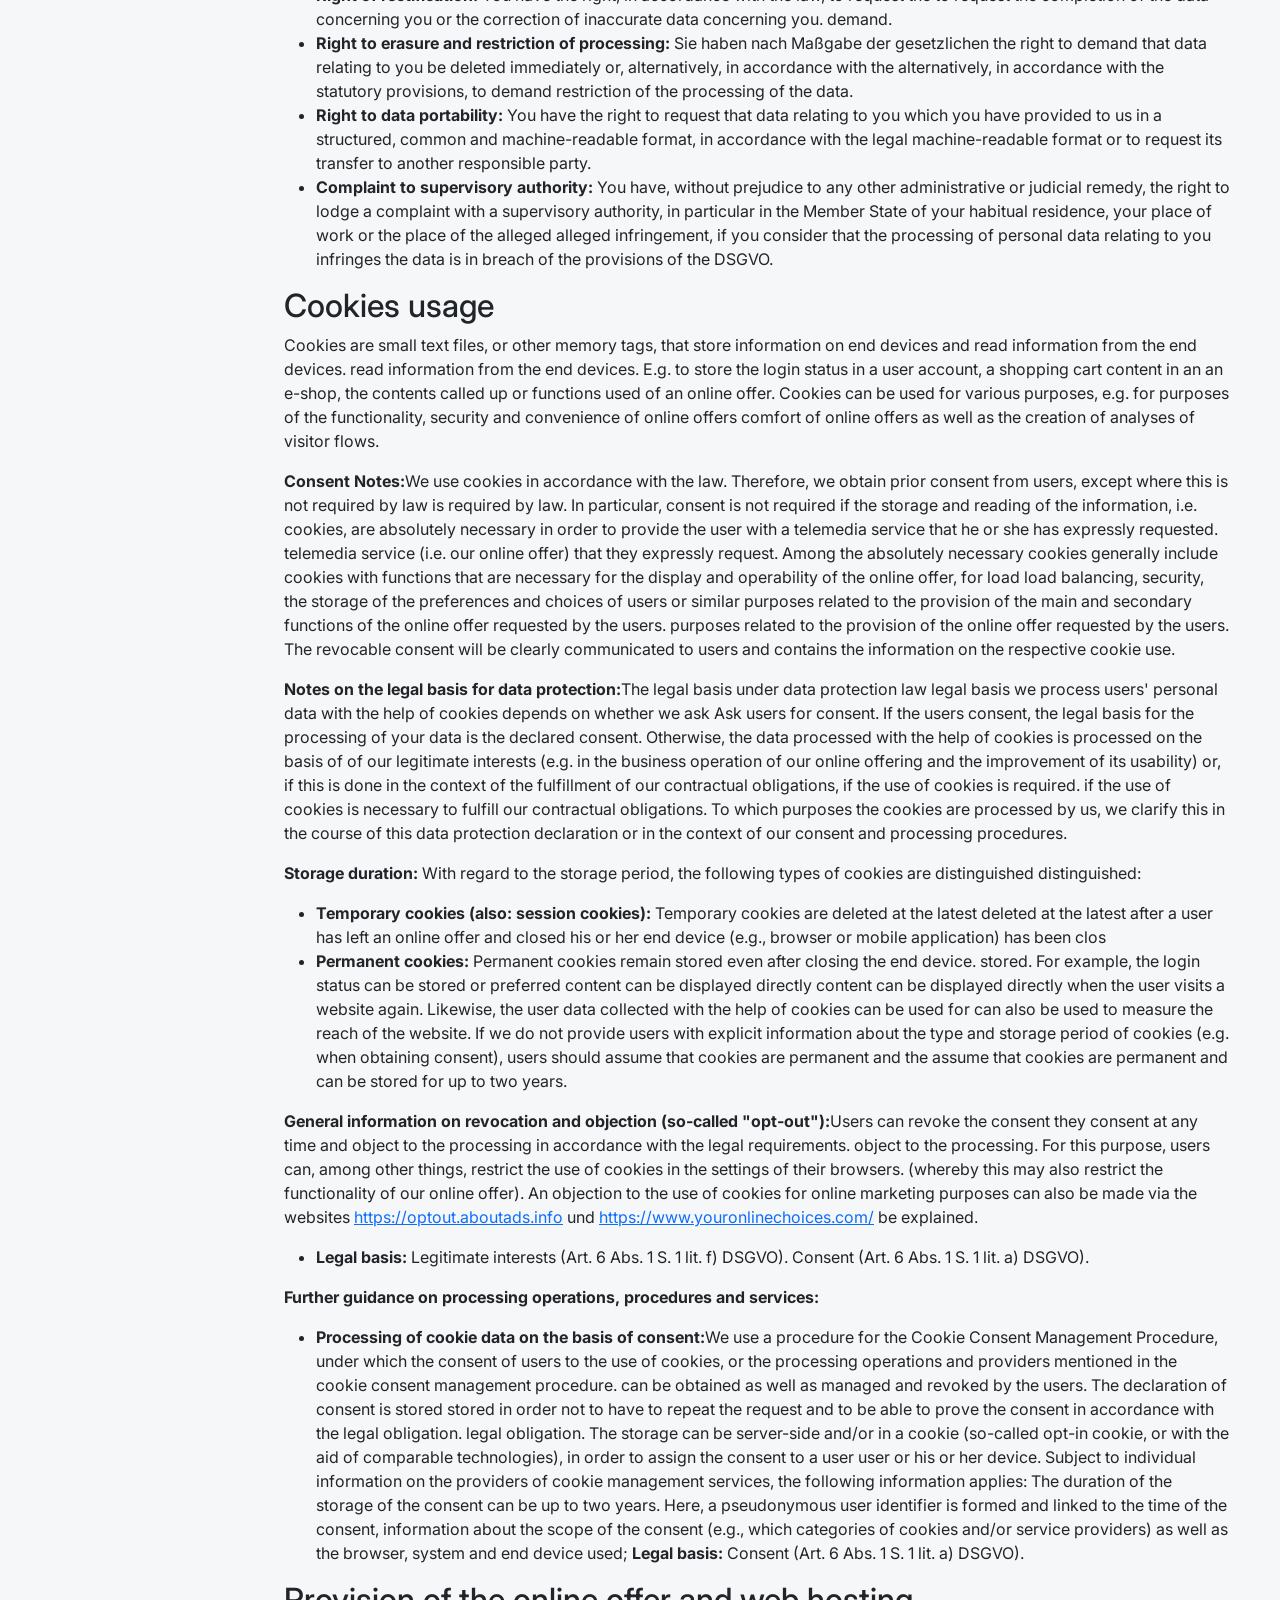
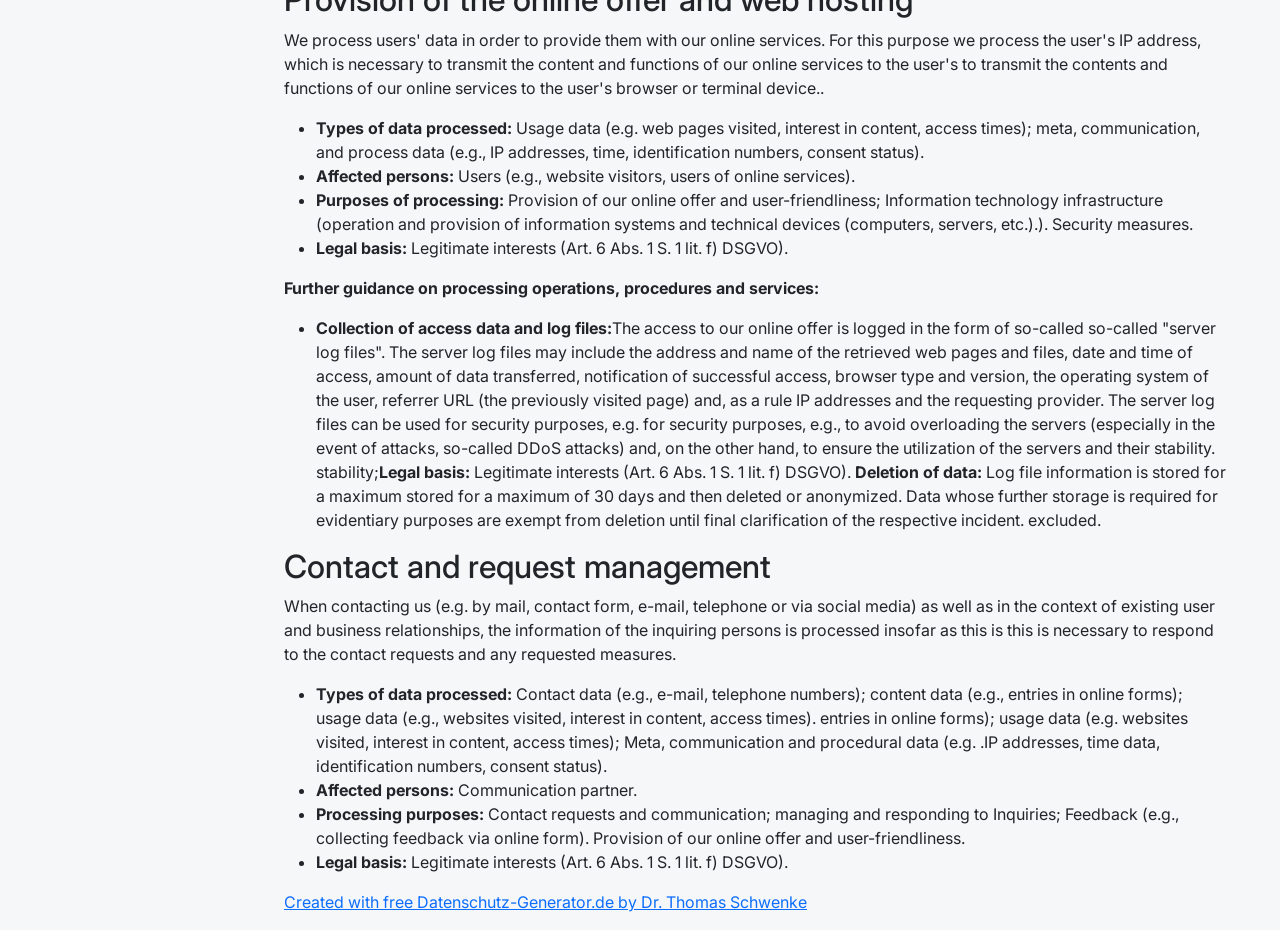
<file: privacy_policy.html>
<!DOCTYPE html>
<html lang="en">

<head>
    <meta charset="UTF-8">
    <meta name="viewport" content="width=device-width, initial-scale=1.0">
    <link rel="stylesheet" href="style.css">
    <link rel="stylesheet" href="template.css">
    <link rel="preconnect" href="https://fonts.googleapis.com">
    <link rel="preconnect" href="https://fonts.gstatic.com" crossorigin>
    <link
        href="https://fonts.googleapis.com/css2?family=Inter:wght@100;200;300;400;500;600;700;800;900&family=Montserrat:wght@100&family=Roboto:ital,wght@0,100;0,300;0,400;0,500;0,700;0,900;1,100;1,300;1,400;1,500;1,700;1,900&display=swap"
        rel="stylesheet">
    <link rel="stylesheet" href="node_modules/bootstrap/dist/css/bootstrap.min.css">
    <script src="script_include_html.js"></script>
    <title>Join | Privacy Policy</title>
    <link rel="icon" href="assets/img/join-logo.png">
</head>

<body onload="init('privacypolicy')">
    <div w3-include-html="./assets/templates/desktop_template.html"></div>
    <div w3-include-html="./assets/templates/mobile_template.html"></div>
    <div class="main-content main-content-animation">
        <div id="privacy-policy-container">
            <div class="privacy-policy-headline-container">
                <h1 class="imprint-privacy-heading">Privacy Policy</h1>
                <a href="summary.html"><img src="./assets/img/arrow-left-line.png" class="back-button" alt="back"></a>
            </div>
            <p>Status: 26. Januar 2024</p>
            <h2>Table of contents</h2>
            <ul class="index">
                <li><a class="index-link" href="#m3">Responsible</a></li>
                <li><a class="index-link" href="#mOverview">Processing overview</a></li>
                <li><a class="index-link" href="#m2427">Relevant legal bases</a></li>
                <li><a class="index-link" href="#m27">Security measures</a></li>
                <li><a class="index-link" href="#m25">Transmission of personal data</a></li>
                <li><a class="index-link" href="#m24">International data transfers</a></li>
                <li><a class="index-link" href="#m10">Rights of the data subjects</a></li>
                <li><a class="index-link" href="#m134">Cookies usage</a></li>
                <li><a class="index-link" href="#m225">Provision of the online offer and web hosting</a></li>
                <li><a class="index-link" href="#m182">Contact and inquiry management</a></li>
            </ul>
            <h2 id="m3">Person in charge
            </h2>
            <p>Maximilian Leyh</p>
            <h2 id="mOverview">Processing overview</h2>
            <p>The following overview summarizes the types of data processed and the purposes for which they are
                processed
                and
                refers to the data subjects.</p>
            <h3>Types of data processed</h3>
            <ul>
                <li>Contact information.</li>
                <li>Content data.</li>
                <li>User data.</li>
                <li>Meta, communication and process data</li>
            </ul>
            <h3>Categories of affected persons</h3>
            <ul>
                <li>Communication partner.</li>
                <li>User.</li>
            </ul>
            <h3>Processing purposes</h3>
            <ul>
                <li>Contact requests and communication.</li>
                <li>Safety measures.</li>
                <li>Management and response to inquiries.</li>
                <li>Feedback.</li>
                <li>Provision of our online offer and user-friendliness.</li>
                <li>Information technology infrastructure.</li>
            </ul>
            <h2 id="m2427">Relevant legal bases</h2>
            <p><strong>Relevant legal bases according to the DSGVO: </strong>Below you will find an overview of the
                legal basis of the GDPR on the basis of which we process personal data. Please note,
                that, in addition to the provisions of the GDPR, national data protection regulations may apply in your
                or
                our
                country of residence or domicile.
                may apply. Furthermore, should more specific legal bases be relevant in individual cases, we will inform
                you
                of
                these in the
                privacy policy.</p>
            <ul>
                <li><strong>Consent (Art. 6 Abs. 1 S. 1 lit. a) DSGVO)</strong> - The data subject has given his or her
                    consent
                    to the processing of personal data concerning him or her for a specific purpose or several
                    specific purposes.</li>
                <li><strong>Legitimate interests (Art. 6 Abs. 1 S. 1 lit. f) DSGVO)</strong> - The processing is
                    necessary
                    to
                    protect
                    the legitimate interests of the controller or of a third party, except where the interests
                    or fundamental rights and freedoms of the data subject which require the protection of personal
                    data,
                    prevail.</li>
            </ul>
            <p><strong>National data protection regulations in Germany: </strong>In addition to the data protection
                regulations
                of
                the GDPR
                national regulations on data protection apply in Germany. These include, in particular, the Act for the
                Protection
                against
                Misuse of Personal Data in Data Processing (Federal Data Protection Act - BDSG). The BDSG contains
                special regulations on the right to information, the right to deletion, the right to object, the
                processing
                of
                processing of special categories of personal data, processing for other purposes, and the transmission
                and
                as well as automated decision-making in individual cases, including profiling. Furthermore
                State data protection laws of the individual federal states may also apply.</p>
            <p><strong>Reference to validity of DSGVO and Swiss DSG: </strong>This data protection notice serves both to
                information according to the Swiss Federal Law on Data Protection (Schweizer DSG) as well as according
                to
                the
                General Data Protection Regulation (GDPR). For this reason, we ask you to note that due to the broader
                spatial application and comprehensibility, the terms of the GDPR are used. In particular, instead of the
                terms
                used
                in the
                Instead of the Swiss DPA terms "processing" of "personal data", "overriding interest" and "particularly
                personal data" used in the GDPR, the terms "processing" of "personal data" and "legitimate
                data" as well as "legitimate interest" and "special categories of data" are used. The legal meaning of
                the
                terms will, however, continue to be determined in accordance with the Swiss DPA within the scope of its
                applicability.</p>

            <h2 id="m27">Security measures</h2>
            <p>We make decisions in accordance with the legal requirements, taking into account the state of the art,
                the
                implementation costs and the nature, scope, circumstances and purposes of the processing, as well as the
                different
                the different probabilities of occurrence and the extent of the threat to the rights and freedoms of
                natural
                persons.
                appropriate technical and organizational measures to ensure a level of protection appropriate to the
                risk.
                ensure.</p>
            <p>Measures include, in particular, ensuring the confidentiality, integrity and availability of data through
                controlling physical and electronic access to data, as well as the access, input, transfer, availability
                and
                segregation of data.
                access, input, disclosure, availability, and segregation. Furthermore, we have established procedures
                procedures in place to ensure the exercise of data subjects' rights, the deletion of data, and the
                response
                to
                data
                of the data. Furthermore, we already take the protection of personal data into account during the
                development
                and selection of hardware, software and processes in accordance with the principle of data protection,
                through
                technology design and through data protection-friendly default settings.</p>

            <h2 id="m25">Transmission of personal data</h2>
            <p>In the course of our processing of personal data, it happens that the data is transmitted to other
                entities,
                companies, legally independent organizational units or persons or disclosed to them.
                disclosed to them. The recipients of this data may include, for example, service providers commissioned
                with
                IT
                tasks or
                Providers of services and content that are integrated into a website. In such cases we observe
                legal requirements and, in particular, conclude appropriate contracts or agreements that serve to
                protect
                your
                data.
                protection of your data with the recipients of your data.</p>

            <h2 id="m24">International data transfers</h2>
            <p>Data processing in third countries: If we process data in a third country (i.e., outside the European
                Union
                (EU),
                European Economic Area (EEA)) or the processing takes place in the context of the use of third
                services of third parties or the disclosure or transfer of data to other persons, entities or companies,
                this
                will
                only be
                takes place, this will only be done in accordance with the legal requirements. If the level of data
                protection
                in
                the
                third country has been recognized by means of an adequacy decision (Art. 45 DSGVO), this serves as the
                basis
                for
                the
                data transfer. Otherwise, data transfers will only take place if the level of data protection is
                otherwise
                ensured,
                in particular through standard contractual clauses (Art. 46(2)(c) DSGVO), explicit consent or in the
                case of
                contractual or legally required transfer (Art. 49 (1) DSGVO). For the rest, we will inform you of the
                bases of the third country transfer in the case of the individual providers from the third country,
                whereby
                the
                Adequacy Decisions take precedence as bases. Information on third country transfers and available
                adequacy decisions can be found in the information provided by the EU Commission: <a
                    href="https://ec.europa.eu/info/law/law-topic/data-protection/international-dimension-data-protection_de"
                    target="_blank">https://ec.europa.eu/info/law/law-topic/data-protection/international-dimension-data-protection_de.</a>
            </p>
            <p>EU-US Trans-Atlantic Data Privacy Framework: Within the framework of the so-called "Data Privacy
                Framework"
                (DPF),
                the
                EU Commission has also recognized the level of data protection for certain companies from the USA as
                part of
                the
                Adequacy Decision of July 10, 2023 as secure. The list of certified companies as well as
                further information on the DPF can be found on the website of the U.S. Department of Commerce at <a
                    href="https://www.dataprivacyframework.gov/"
                    target="_blank">https://www.dataprivacyframework.gov/</a>
                Within the scope of the data privacy notice, we inform you which of our
                service providers we use are certified under the Data Privacy Framework.</p>

            <h2 id="m10">Rights of the data subjects</h2>
            <p>Data subjects' rights under the DSGVO: As a data subject, you are entitled to various rights under the
                GDPR
                which
                result in particular from Art. 15 to 21 of the DSGVO:</p>
            <ul>
                <li><strong>Right to object: You have the right, on grounds relating to your particular situation,
                        at any time against the processing of personal data concerning you, which is based on Art. 6
                        para.
                        1 lit. e or f DSGVO; this also applies to profiling based on these provisions.
                        profiling based on these provisions. If the personal data concerning you is processed for the
                        purpose of
                        direct advertising
                        you have the right to object at any time to the processing of personal data concerning you for
                        the
                        purpose
                        of such
                        personal data for the purposes of such advertising; this also applies to profiling, insofar as
                        it is
                        it is connected with such direct advertising.</strong></li>
                <li><strong>Right of withdrawal for consents:</strong> You have the right to revoke consent at any time.
                    revoke.</li>
                <li><strong>Right to Information:</strong> You have the right to request confirmation as to whether data
                    in
                    question
                    is being
                    data are processed and to information about these data as well as to further information and copy of
                    the
                    data
                    in accordance with the legal requirements.</li>
                <li><strong>Right of rectification:</strong> You have the right, in accordance with the law, to request
                    the
                    to request the completion of the data concerning you or the correction of inaccurate data concerning
                    you.
                    demand.</li>
                <li><strong>Right to erasure and restriction of processing:</strong> Sie haben nach Maßgabe der
                    gesetzlichen
                    the right to demand that data relating to you be deleted immediately or, alternatively, in
                    accordance
                    with
                    the
                    alternatively, in accordance with the statutory provisions, to demand restriction of the processing
                    of
                    the
                    data.
                </li>
                <li><strong>Right to data portability:</strong> You have the right to request that data relating to you
                    which
                    you
                    have
                    provided to us in a structured, common and machine-readable format, in accordance with the legal
                    machine-readable format or to request its transfer to another responsible party.</li>
                <li><strong>Complaint to supervisory authority:</strong> You have, without prejudice to any other
                    administrative or judicial remedy, the right to lodge a complaint with a supervisory authority,
                    in particular in the Member State of your habitual residence, your place of work or the place of the
                    alleged
                    alleged infringement, if you consider that the processing of personal data relating to you infringes
                    the
                    data is in breach of the provisions of the DSGVO.</li>
            </ul>

            <h2 id="m134">Cookies usage</h2>
            <p>Cookies are small text files, or other memory tags, that store information on end devices and read
                information
                from
                the end devices.
                read information from the end devices. E.g. to store the login status in a user account, a shopping cart
                content
                in
                an
                an e-shop, the contents called up or functions used of an online offer. Cookies can
                be used for various purposes, e.g. for purposes of the functionality, security and convenience of online
                offers
                comfort of online offers as well as the creation of analyses of visitor flows. </p>
            <p><strong>Consent Notes:</strong>We use cookies in accordance with the law.
                Therefore, we obtain prior consent from users, except where this is not required by law
                is required by law. In particular, consent is not required if the storage and reading of the
                information,
                i.e.
                cookies, are absolutely necessary in order to provide the user with a telemedia service that he or she
                has
                expressly
                requested.
                telemedia service (i.e. our online offer) that they expressly request. Among the absolutely necessary
                cookies
                generally include cookies with functions that are necessary for the display and operability of the
                online
                offer,
                for
                load
                load balancing, security, the storage of the preferences and choices of users or similar
                purposes related to the provision of the main and secondary functions of the online offer requested by
                the
                users.
                purposes related to the provision of the online offer requested by the users. The revocable consent will
                be
                clearly
                communicated to users
                and contains the information on the respective cookie use.</p>
            <p><strong>Notes on the legal basis for data protection:</strong>The legal basis under data protection law
                legal basis we process users' personal data with the help of cookies depends on whether we ask
                Ask users for consent. If the users consent, the legal basis for the processing of your
                data is the declared consent. Otherwise, the data processed with the help of cookies is processed on the
                basis
                of
                of our legitimate interests (e.g. in the business operation of our online offering and the
                improvement of its usability) or, if this is done in the context of the fulfillment of our contractual
                obligations,
                if the use of cookies is required.
                if the use of cookies is necessary to fulfill our contractual obligations. To
                which purposes the cookies are processed by us, we clarify this in the course of this data protection
                declaration or
                in the context of our consent and processing procedures.</p>
            <p><strong>Storage duration: </strong>With regard to the storage period, the following types of cookies are
                distinguished
                distinguished:</p>
            <ul>
                <li><strong>Temporary cookies (also: session cookies):</strong> Temporary cookies are deleted at the
                    latest
                    deleted at the latest after a user has left an online offer and closed his or her end device (e.g.,
                    browser
                    or
                    mobile
                    application) has been clos</li>
                <li><strong>Permanent cookies:</strong> Permanent cookies remain stored even after closing the end
                    device.
                    stored. For example, the login status can be stored or preferred content can be displayed directly
                    content can be displayed directly when the user visits a website again. Likewise, the user data
                    collected
                    with
                    the help of cookies can be used for
                    can also be used to measure the reach of the website. If we do not provide users with explicit
                    information
                    about
                    the type and
                    storage period of cookies (e.g. when obtaining consent), users should assume that cookies are
                    permanent
                    and
                    the
                    assume that cookies are permanent and can be stored for up to two years.</li>
            </ul>
            <p><strong>General information on revocation and objection (so-called "opt-out"):</strong>Users can revoke
                the
                consent
                they
                consent at any time and object to the processing in accordance with the legal requirements.
                object to the processing. For this purpose, users can, among other things, restrict the use of cookies
                in
                the
                settings of their browsers.
                (whereby this may also restrict the functionality of our online offer). An
                objection to the use of cookies for online marketing purposes can also be made via the websites <a
                    href="https://optout.aboutads.info/" target="_new">https://optout.aboutads.info</a> und <a
                    href="https://www.youronlinechoices.com/" target="_new">https://www.youronlinechoices.com/</a> be
                explained.
            </p>
            <ul class="m-elements">
                <li class=""><strong>Legal basis:</strong> Legitimate interests (Art. 6 Abs. 1 S. 1 lit. f) DSGVO).
                    Consent (Art. 6 Abs. 1 S. 1 lit. a) DSGVO).</li>
            </ul>
            <p><strong>Further guidance on processing operations, procedures and services:</strong></p>
            <ul class="m-elements">
                <li><strong>Processing of cookie data on the basis of consent:</strong>We use a procedure for the
                    Cookie Consent Management Procedure, under which the consent of users to the use of cookies,
                    or the processing operations and providers mentioned in the cookie consent management procedure.
                    can be obtained as well as managed and revoked by the users. The declaration of consent is stored
                    stored in order not to have to repeat the request and to be able to prove the consent in accordance
                    with
                    the
                    legal obligation.
                    legal obligation. The storage can be server-side and/or in a cookie
                    (so-called opt-in cookie, or with the aid of comparable technologies), in order to assign the
                    consent to
                    a
                    user
                    user or his or her device. Subject to individual information on the providers of
                    cookie management services, the following information applies: The duration of the storage of the
                    consent
                    can be
                    up to
                    two years. Here, a pseudonymous user identifier is formed and linked to the time of the
                    consent, information about the scope of the consent (e.g., which categories of cookies and/or
                    service providers) as well as the browser, system and end device used; <span class=""><strong>Legal
                            basis:</strong> Consent (Art. 6 Abs. 1 S. 1 lit. a) DSGVO).</span></li>
            </ul>
            <h2 id="m225">Provision of the online offer and web hosting</h2>
            <p>We process users' data in order to provide them with our online services. For this purpose
                we process the user's IP address, which is necessary to transmit the content and functions of our online
                services to
                the user's
                to transmit the contents and functions of our online services to the user's browser or terminal device..
            </p>
            <ul class="m-elements">
                <li><strong>Types of data processed:</strong> Usage data (e.g. web pages visited, interest in content,
                    access times); meta, communication, and process data (e.g., IP addresses, time,
                    identification numbers, consent status).</li>
                <li><strong>Affected persons:</strong> Users (e.g., website visitors, users of online services).</li>
                <li><strong>Purposes of processing:</strong> Provision of our online offer and user-friendliness;
                    Information technology infrastructure (operation and provision of information systems and technical
                    devices (computers, servers, etc.).). Security measures.</li>
                <li class=""><strong>Legal basis:</strong> Legitimate interests (Art. 6 Abs. 1 S. 1 lit. f) DSGVO).</li>
            </ul>
            <p><strong>Further guidance on processing operations, procedures and services:</strong></p>
            <ul class="m-elements">
                <li><strong>Collection of access data and log files:</strong>The access to our online offer is logged in
                    the
                    form of
                    so-called
                    so-called "server log files". The server log files may include the address and name of the retrieved
                    web pages and files, date and time of access, amount of data transferred, notification of successful
                    access,
                    browser type and version, the operating system of the user, referrer URL (the previously visited
                    page)
                    and,
                    as a
                    rule
                    IP addresses and the requesting provider. The server log files can be used for security purposes,
                    e.g.
                    for
                    security purposes, e.g., to avoid overloading the servers (especially in the event of
                    attacks, so-called DDoS attacks) and, on the other hand, to ensure the utilization of the servers
                    and
                    their
                    stability.
                    stability;<span class=""><strong>Legal basis:</strong> Legitimate interests (Art. 6
                        Abs. 1 S. 1 lit. f) DSGVO). </span><strong>Deletion of data:</strong> Log file information is
                    stored
                    for
                    a
                    maximum
                    stored for a maximum of 30 days and then deleted or anonymized. Data whose further storage is
                    required
                    for evidentiary purposes are exempt from deletion until final clarification of the respective
                    incident.
                    excluded.</li>
            </ul>
            <h2 id="m182">Contact and request management</h2>
            <p>When contacting us (e.g. by mail, contact form, e-mail, telephone or via social media) as well as in the
                context
                of
                existing user and business relationships, the information of the inquiring persons is processed insofar
                as
                this
                is
                this is necessary to respond to the contact requests and any requested measures.</p>
            <ul class="m-elements">
                <li><strong>Types of data processed:</strong> Contact data (e.g., e-mail, telephone numbers); content
                    data
                    (e.g.,
                    entries in online forms); usage data (e.g., websites visited, interest in content, access times).
                    entries in online forms); usage data (e.g. websites visited, interest in content, access times);
                    Meta, communication and procedural data (e.g. .IP addresses, time data, identification numbers,
                    consent status).</li>
                <li><strong>Affected persons:</strong> Communication partner.</li>
                <li><strong>Processing purposes:</strong> Contact requests and communication; managing and responding to
                    Inquiries; Feedback (e.g., collecting feedback via online form). Provision of our online offer and
                    user-friendliness.</li>
                <li class=""><strong>Legal basis:</strong> Legitimate interests (Art. 6 Abs. 1 S. 1 lit. f) DSGVO).</li>
            </ul>
            <p class="seal"><a href="" title="Rechtstext von Dr. Schwenke - für weitere Informationen bitte anklicken."
                    target="_blank" rel="noopener noreferrer nofollow">Created with free Datenschutz-Generator.de by Dr.
                    Thomas
                    Schwenke</a>
            </p>
        </div>
    </div>
</body>

</html>
</file>
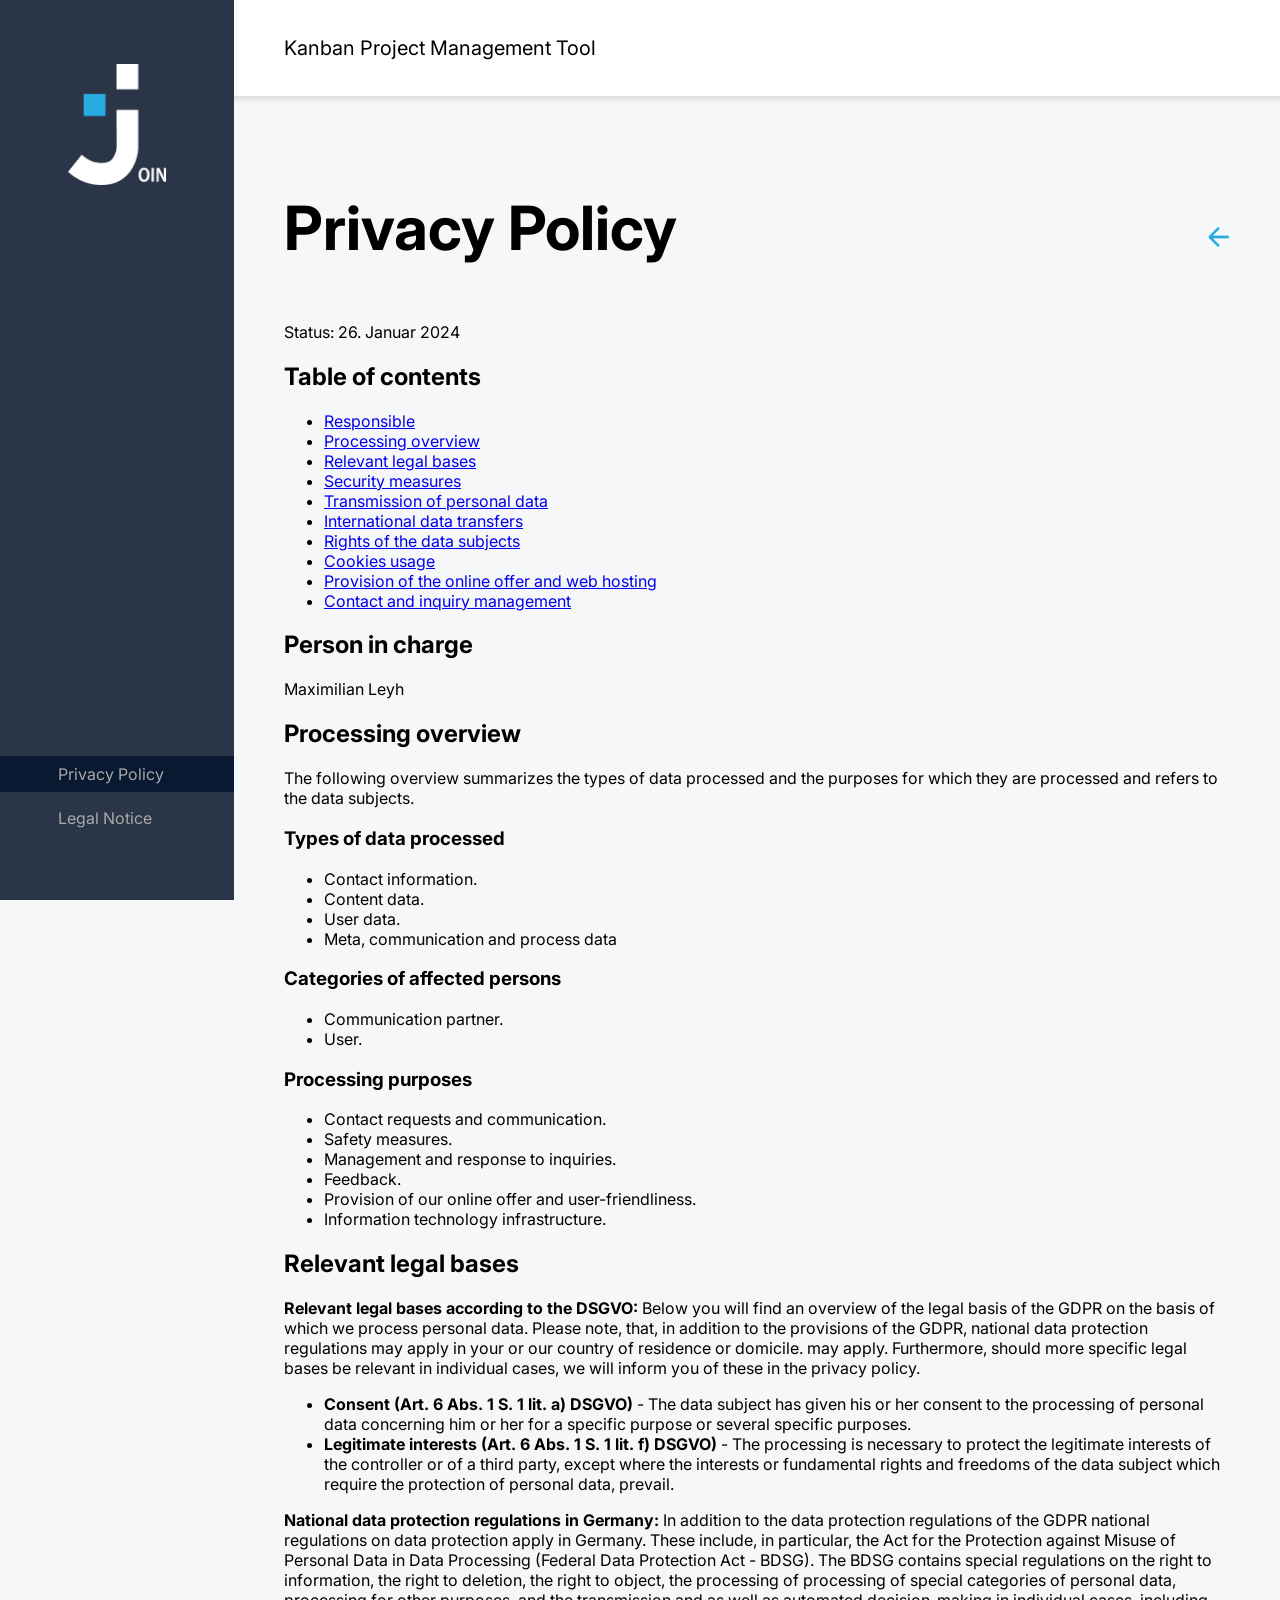
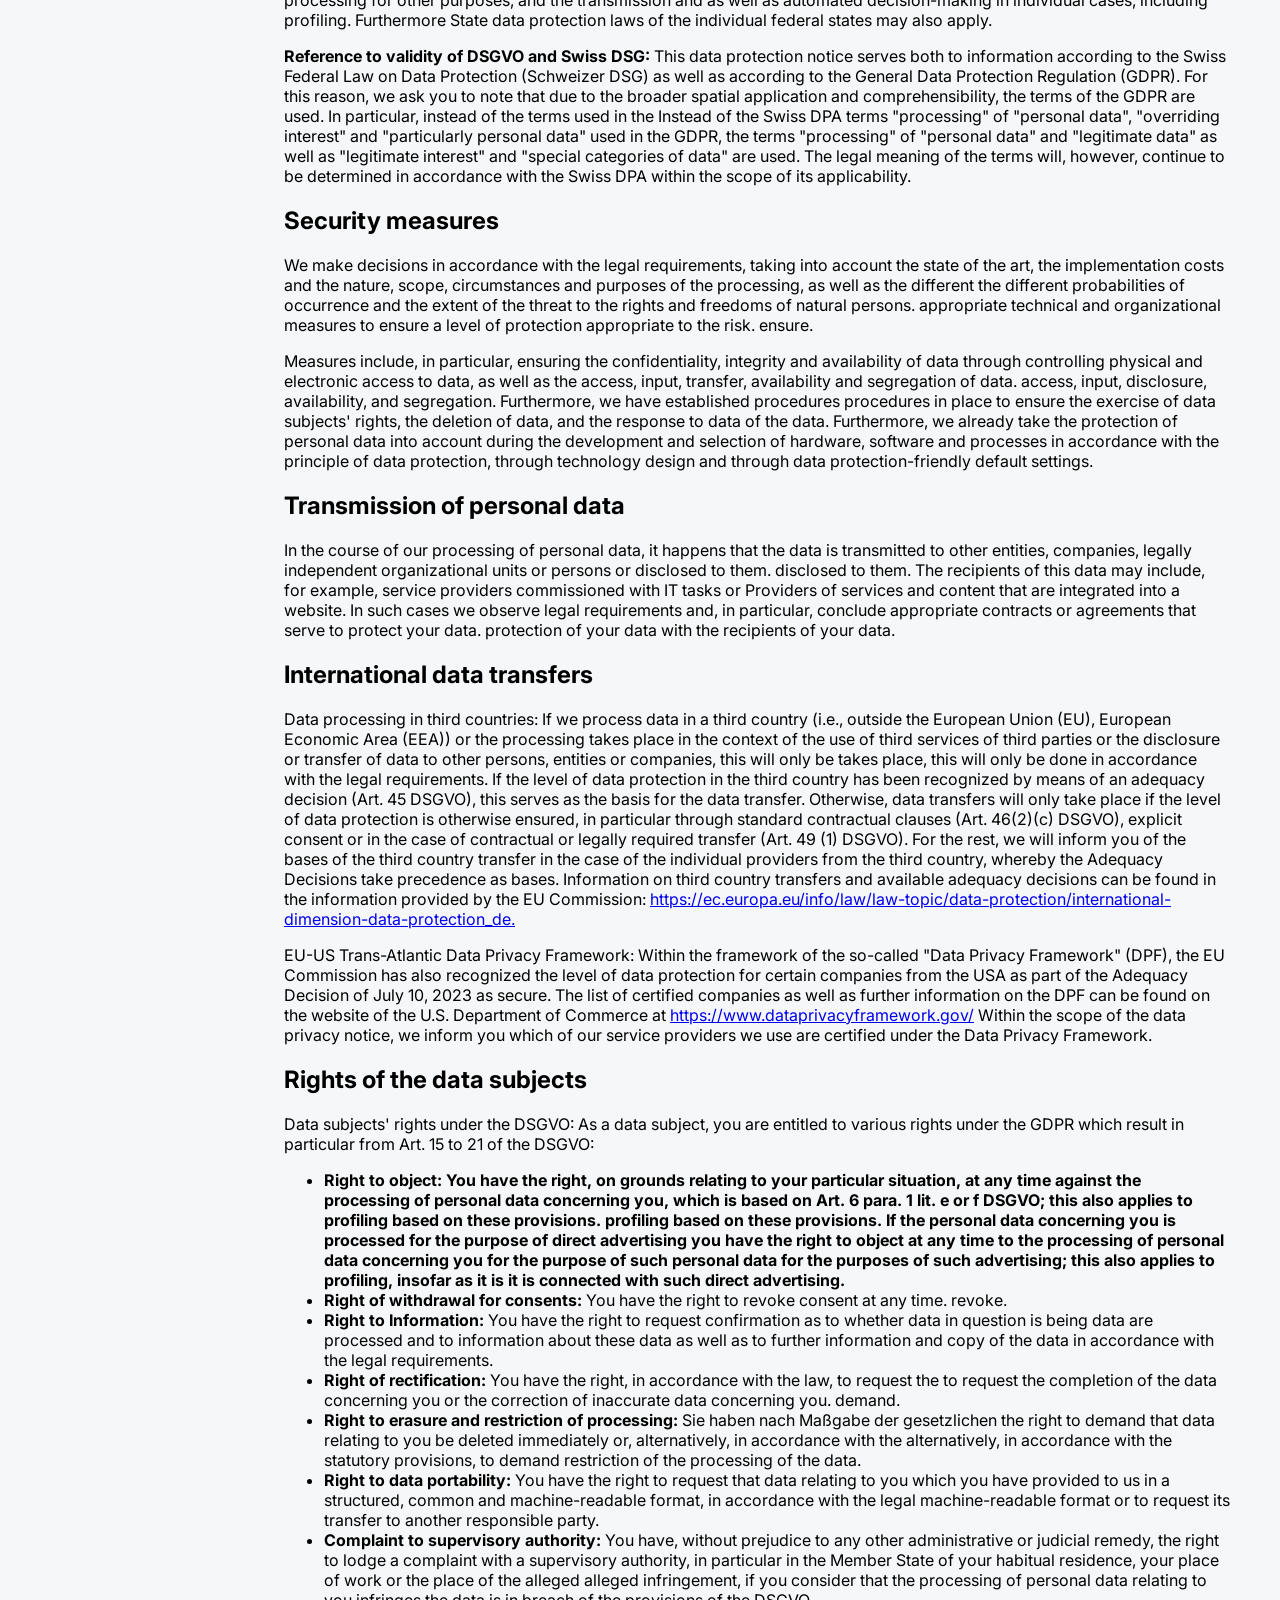
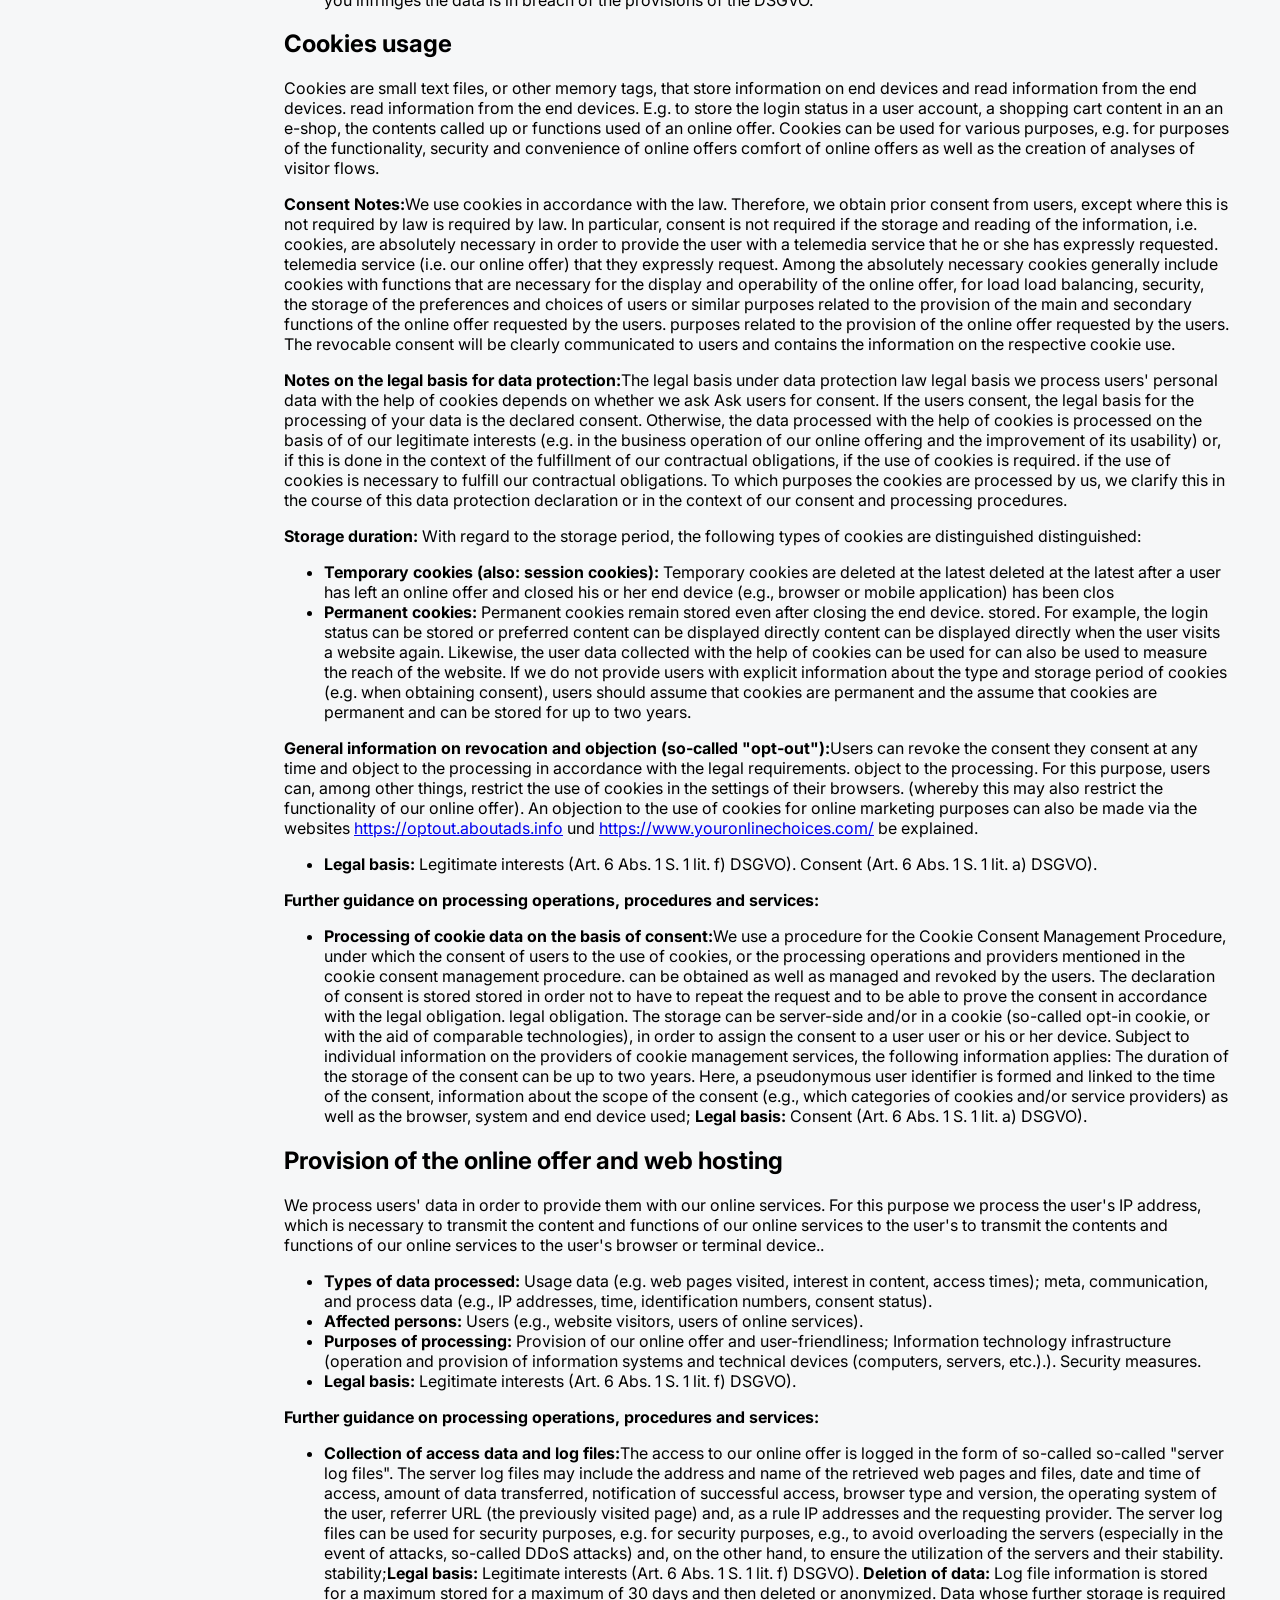
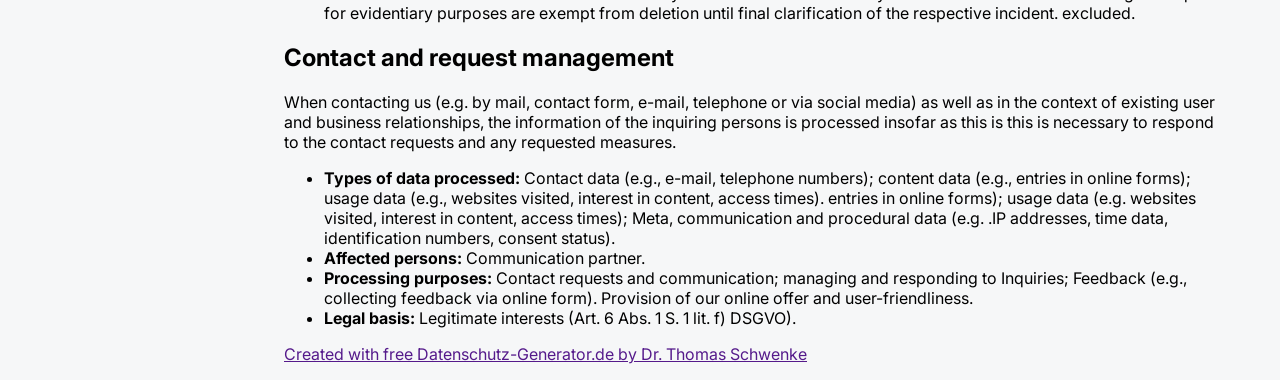
<file: privacy_policy_logout.html>
<!DOCTYPE html>
<html lang="en">

<head>
    <meta charset="UTF-8">
    <meta name="viewport" content="width=device-width, initial-scale=1.0">
    <link rel="stylesheet" href="style.css">
    <link rel="stylesheet" href="template.css">
    <link rel="preconnect" href="https://fonts.googleapis.com">
    <link rel="preconnect" href="https://fonts.gstatic.com" crossorigin>
    <link
        href="https://fonts.googleapis.com/css2?family=Inter:wght@100;200;300;400;500;600;700;800;900&family=Montserrat:wght@100&family=Roboto:ital,wght@0,100;0,300;0,400;0,500;0,700;0,900;1,100;1,300;1,400;1,500;1,700;1,900&display=swap"
        rel="stylesheet">
    <script src="script_include_html.js"></script>
    <title>Join | Privacy Policy</title>
    <link rel="icon" href="assets/img/join-logo.png">
</head>

<body onload="navigationCheck('privacypolicy')">
    <div class="mobile-header">
        <div class="mobile-header-content">
            <img src="./assets/img/mobile-join-logo-small.png" alt="join">
        </div>
    </div>
    <div class="mobile-header-margin"></div>
    <div class="desktop-sidebar">
        <div class="desktop-bar-content">
            <img class="desktop-join-logo" src="./assets/desktop-template/desktop-sidebar-logo.png" alt="join logo">
            <div style="height: 272px;"></div>
            <footer class="desktop-footer">
                <div class="desktop-a-footer-bg" id="privacypolicyDesktop"><a class="desktop-a-footer"
                        href="privacy_policy_logout.html">Privacy Policy</a></div>
                <div class="desktop-a-footer-bg" id="legalnoticeDesktop"><a class="desktop-a-footer"
                        href="legal_notice_logout.html">Legal Notice</a></div>
            </footer>
        </div>
    </div>
    <div class="desktop-header">
        <div class="desktop-header-content">
            Kanban Project Management Tool
        </div>
    </div>
    <div class="desktop-header-margin"></div>
    <div class="main-content main-content-animation">
        <div id="privacy-policy-container">
            <div class="privacy-policy-headline-container">
                <h1 class="imprint-privacy-heading">Privacy Policy</h1>
                <a href="index.html"><img src="./assets/img/arrow-left-line.png" class="back-button" alt="back"></a>
            </div>
            <p>Status: 26. Januar 2024</p>
            <h2>Table of contents</h2>
            <ul class="index">
                <li><a class="index-link" href="#m3">Responsible</a></li>
                <li><a class="index-link" href="#mOverview">Processing overview</a></li>
                <li><a class="index-link" href="#m2427">Relevant legal bases</a></li>
                <li><a class="index-link" href="#m27">Security measures</a></li>
                <li><a class="index-link" href="#m25">Transmission of personal data</a></li>
                <li><a class="index-link" href="#m24">International data transfers</a></li>
                <li><a class="index-link" href="#m10">Rights of the data subjects</a></li>
                <li><a class="index-link" href="#m134">Cookies usage</a></li>
                <li><a class="index-link" href="#m225">Provision of the online offer and web hosting</a></li>
                <li><a class="index-link" href="#m182">Contact and inquiry management</a></li>
            </ul>
            <h2 id="m3">Person in charge
            </h2>
            <p>Maximilian Leyh</p>
            <h2 id="mOverview">Processing overview</h2>
            <p>The following overview summarizes the types of data processed and the purposes for which they are
                processed
                and
                refers to the data subjects.</p>
            <h3>Types of data processed</h3>
            <ul>
                <li>Contact information.</li>
                <li>Content data.</li>
                <li>User data.</li>
                <li>Meta, communication and process data</li>
            </ul>
            <h3>Categories of affected persons</h3>
            <ul>
                <li>Communication partner.</li>
                <li>User.</li>
            </ul>
            <h3>Processing purposes</h3>
            <ul>
                <li>Contact requests and communication.</li>
                <li>Safety measures.</li>
                <li>Management and response to inquiries.</li>
                <li>Feedback.</li>
                <li>Provision of our online offer and user-friendliness.</li>
                <li>Information technology infrastructure.</li>
            </ul>
            <h2 id="m2427">Relevant legal bases</h2>
            <p><strong>Relevant legal bases according to the DSGVO: </strong>Below you will find an overview of the
                legal basis of the GDPR on the basis of which we process personal data. Please note,
                that, in addition to the provisions of the GDPR, national data protection regulations may apply in your
                or
                our
                country of residence or domicile.
                may apply. Furthermore, should more specific legal bases be relevant in individual cases, we will inform
                you
                of
                these in the
                privacy policy.</p>
            <ul>
                <li><strong>Consent (Art. 6 Abs. 1 S. 1 lit. a) DSGVO)</strong> - The data subject has given his or her
                    consent
                    to the processing of personal data concerning him or her for a specific purpose or several
                    specific purposes.</li>
                <li><strong>Legitimate interests (Art. 6 Abs. 1 S. 1 lit. f) DSGVO)</strong> - The processing is
                    necessary
                    to
                    protect
                    the legitimate interests of the controller or of a third party, except where the interests
                    or fundamental rights and freedoms of the data subject which require the protection of personal
                    data,
                    prevail.</li>
            </ul>
            <p><strong>National data protection regulations in Germany: </strong>In addition to the data protection
                regulations
                of
                the GDPR
                national regulations on data protection apply in Germany. These include, in particular, the Act for the
                Protection
                against
                Misuse of Personal Data in Data Processing (Federal Data Protection Act - BDSG). The BDSG contains
                special regulations on the right to information, the right to deletion, the right to object, the
                processing
                of
                processing of special categories of personal data, processing for other purposes, and the transmission
                and
                as well as automated decision-making in individual cases, including profiling. Furthermore
                State data protection laws of the individual federal states may also apply.</p>
            <p><strong>Reference to validity of DSGVO and Swiss DSG: </strong>This data protection notice serves both to
                information according to the Swiss Federal Law on Data Protection (Schweizer DSG) as well as according
                to
                the
                General Data Protection Regulation (GDPR). For this reason, we ask you to note that due to the broader
                spatial application and comprehensibility, the terms of the GDPR are used. In particular, instead of the
                terms
                used
                in the
                Instead of the Swiss DPA terms "processing" of "personal data", "overriding interest" and "particularly
                personal data" used in the GDPR, the terms "processing" of "personal data" and "legitimate
                data" as well as "legitimate interest" and "special categories of data" are used. The legal meaning of
                the
                terms will, however, continue to be determined in accordance with the Swiss DPA within the scope of its
                applicability.</p>

            <h2 id="m27">Security measures</h2>
            <p>We make decisions in accordance with the legal requirements, taking into account the state of the art,
                the
                implementation costs and the nature, scope, circumstances and purposes of the processing, as well as the
                different
                the different probabilities of occurrence and the extent of the threat to the rights and freedoms of
                natural
                persons.
                appropriate technical and organizational measures to ensure a level of protection appropriate to the
                risk.
                ensure.</p>
            <p>Measures include, in particular, ensuring the confidentiality, integrity and availability of data through
                controlling physical and electronic access to data, as well as the access, input, transfer, availability
                and
                segregation of data.
                access, input, disclosure, availability, and segregation. Furthermore, we have established procedures
                procedures in place to ensure the exercise of data subjects' rights, the deletion of data, and the
                response
                to
                data
                of the data. Furthermore, we already take the protection of personal data into account during the
                development
                and selection of hardware, software and processes in accordance with the principle of data protection,
                through
                technology design and through data protection-friendly default settings.</p>

            <h2 id="m25">Transmission of personal data</h2>
            <p>In the course of our processing of personal data, it happens that the data is transmitted to other
                entities,
                companies, legally independent organizational units or persons or disclosed to them.
                disclosed to them. The recipients of this data may include, for example, service providers commissioned
                with
                IT
                tasks or
                Providers of services and content that are integrated into a website. In such cases we observe
                legal requirements and, in particular, conclude appropriate contracts or agreements that serve to
                protect
                your
                data.
                protection of your data with the recipients of your data.</p>

            <h2 id="m24">International data transfers</h2>
            <p>Data processing in third countries: If we process data in a third country (i.e., outside the European
                Union
                (EU),
                European Economic Area (EEA)) or the processing takes place in the context of the use of third
                services of third parties or the disclosure or transfer of data to other persons, entities or companies,
                this
                will
                only be
                takes place, this will only be done in accordance with the legal requirements. If the level of data
                protection
                in
                the
                third country has been recognized by means of an adequacy decision (Art. 45 DSGVO), this serves as the
                basis
                for
                the
                data transfer. Otherwise, data transfers will only take place if the level of data protection is
                otherwise
                ensured,
                in particular through standard contractual clauses (Art. 46(2)(c) DSGVO), explicit consent or in the
                case of
                contractual or legally required transfer (Art. 49 (1) DSGVO). For the rest, we will inform you of the
                bases of the third country transfer in the case of the individual providers from the third country,
                whereby
                the
                Adequacy Decisions take precedence as bases. Information on third country transfers and available
                adequacy decisions can be found in the information provided by the EU Commission: <a
                    href="https://ec.europa.eu/info/law/law-topic/data-protection/international-dimension-data-protection_de"
                    target="_blank">https://ec.europa.eu/info/law/law-topic/data-protection/international-dimension-data-protection_de.</a>
            </p>
            <p>EU-US Trans-Atlantic Data Privacy Framework: Within the framework of the so-called "Data Privacy
                Framework"
                (DPF),
                the
                EU Commission has also recognized the level of data protection for certain companies from the USA as
                part of
                the
                Adequacy Decision of July 10, 2023 as secure. The list of certified companies as well as
                further information on the DPF can be found on the website of the U.S. Department of Commerce at <a
                    href="https://www.dataprivacyframework.gov/"
                    target="_blank">https://www.dataprivacyframework.gov/</a>
                Within the scope of the data privacy notice, we inform you which of our
                service providers we use are certified under the Data Privacy Framework.</p>

            <h2 id="m10">Rights of the data subjects</h2>
            <p>Data subjects' rights under the DSGVO: As a data subject, you are entitled to various rights under the
                GDPR
                which
                result in particular from Art. 15 to 21 of the DSGVO:</p>
            <ul>
                <li><strong>Right to object: You have the right, on grounds relating to your particular situation,
                        at any time against the processing of personal data concerning you, which is based on Art. 6
                        para.
                        1 lit. e or f DSGVO; this also applies to profiling based on these provisions.
                        profiling based on these provisions. If the personal data concerning you is processed for the
                        purpose of
                        direct advertising
                        you have the right to object at any time to the processing of personal data concerning you for
                        the
                        purpose
                        of such
                        personal data for the purposes of such advertising; this also applies to profiling, insofar as
                        it is
                        it is connected with such direct advertising.</strong></li>
                <li><strong>Right of withdrawal for consents:</strong> You have the right to revoke consent at any time.
                    revoke.</li>
                <li><strong>Right to Information:</strong> You have the right to request confirmation as to whether data
                    in
                    question
                    is being
                    data are processed and to information about these data as well as to further information and copy of
                    the
                    data
                    in accordance with the legal requirements.</li>
                <li><strong>Right of rectification:</strong> You have the right, in accordance with the law, to request
                    the
                    to request the completion of the data concerning you or the correction of inaccurate data concerning
                    you.
                    demand.</li>
                <li><strong>Right to erasure and restriction of processing:</strong> Sie haben nach Maßgabe der
                    gesetzlichen
                    the right to demand that data relating to you be deleted immediately or, alternatively, in
                    accordance
                    with
                    the
                    alternatively, in accordance with the statutory provisions, to demand restriction of the processing
                    of
                    the
                    data.
                </li>
                <li><strong>Right to data portability:</strong> You have the right to request that data relating to you
                    which
                    you
                    have
                    provided to us in a structured, common and machine-readable format, in accordance with the legal
                    machine-readable format or to request its transfer to another responsible party.</li>
                <li><strong>Complaint to supervisory authority:</strong> You have, without prejudice to any other
                    administrative or judicial remedy, the right to lodge a complaint with a supervisory authority,
                    in particular in the Member State of your habitual residence, your place of work or the place of the
                    alleged
                    alleged infringement, if you consider that the processing of personal data relating to you infringes
                    the
                    data is in breach of the provisions of the DSGVO.</li>
            </ul>

            <h2 id="m134">Cookies usage</h2>
            <p>Cookies are small text files, or other memory tags, that store information on end devices and read
                information
                from
                the end devices.
                read information from the end devices. E.g. to store the login status in a user account, a shopping cart
                content
                in
                an
                an e-shop, the contents called up or functions used of an online offer. Cookies can
                be used for various purposes, e.g. for purposes of the functionality, security and convenience of online
                offers
                comfort of online offers as well as the creation of analyses of visitor flows. </p>
            <p><strong>Consent Notes:</strong>We use cookies in accordance with the law.
                Therefore, we obtain prior consent from users, except where this is not required by law
                is required by law. In particular, consent is not required if the storage and reading of the
                information,
                i.e.
                cookies, are absolutely necessary in order to provide the user with a telemedia service that he or she
                has
                expressly
                requested.
                telemedia service (i.e. our online offer) that they expressly request. Among the absolutely necessary
                cookies
                generally include cookies with functions that are necessary for the display and operability of the
                online
                offer,
                for
                load
                load balancing, security, the storage of the preferences and choices of users or similar
                purposes related to the provision of the main and secondary functions of the online offer requested by
                the
                users.
                purposes related to the provision of the online offer requested by the users. The revocable consent will
                be
                clearly
                communicated to users
                and contains the information on the respective cookie use.</p>
            <p><strong>Notes on the legal basis for data protection:</strong>The legal basis under data protection law
                legal basis we process users' personal data with the help of cookies depends on whether we ask
                Ask users for consent. If the users consent, the legal basis for the processing of your
                data is the declared consent. Otherwise, the data processed with the help of cookies is processed on the
                basis
                of
                of our legitimate interests (e.g. in the business operation of our online offering and the
                improvement of its usability) or, if this is done in the context of the fulfillment of our contractual
                obligations,
                if the use of cookies is required.
                if the use of cookies is necessary to fulfill our contractual obligations. To
                which purposes the cookies are processed by us, we clarify this in the course of this data protection
                declaration or
                in the context of our consent and processing procedures.</p>
            <p><strong>Storage duration: </strong>With regard to the storage period, the following types of cookies are
                distinguished
                distinguished:</p>
            <ul>
                <li><strong>Temporary cookies (also: session cookies):</strong> Temporary cookies are deleted at the
                    latest
                    deleted at the latest after a user has left an online offer and closed his or her end device (e.g.,
                    browser
                    or
                    mobile
                    application) has been clos</li>
                <li><strong>Permanent cookies:</strong> Permanent cookies remain stored even after closing the end
                    device.
                    stored. For example, the login status can be stored or preferred content can be displayed directly
                    content can be displayed directly when the user visits a website again. Likewise, the user data
                    collected
                    with
                    the help of cookies can be used for
                    can also be used to measure the reach of the website. If we do not provide users with explicit
                    information
                    about
                    the type and
                    storage period of cookies (e.g. when obtaining consent), users should assume that cookies are
                    permanent
                    and
                    the
                    assume that cookies are permanent and can be stored for up to two years.</li>
            </ul>
            <p><strong>General information on revocation and objection (so-called "opt-out"):</strong>Users can revoke
                the
                consent
                they
                consent at any time and object to the processing in accordance with the legal requirements.
                object to the processing. For this purpose, users can, among other things, restrict the use of cookies
                in
                the
                settings of their browsers.
                (whereby this may also restrict the functionality of our online offer). An
                objection to the use of cookies for online marketing purposes can also be made via the websites <a
                    href="https://optout.aboutads.info/" target="_new">https://optout.aboutads.info</a> und <a
                    href="https://www.youronlinechoices.com/" target="_new">https://www.youronlinechoices.com/</a> be
                explained.
            </p>
            <ul class="m-elements">
                <li class=""><strong>Legal basis:</strong> Legitimate interests (Art. 6 Abs. 1 S. 1 lit. f) DSGVO).
                    Consent (Art. 6 Abs. 1 S. 1 lit. a) DSGVO).</li>
            </ul>
            <p><strong>Further guidance on processing operations, procedures and services:</strong></p>
            <ul class="m-elements">
                <li><strong>Processing of cookie data on the basis of consent:</strong>We use a procedure for the
                    Cookie Consent Management Procedure, under which the consent of users to the use of cookies,
                    or the processing operations and providers mentioned in the cookie consent management procedure.
                    can be obtained as well as managed and revoked by the users. The declaration of consent is stored
                    stored in order not to have to repeat the request and to be able to prove the consent in accordance
                    with
                    the
                    legal obligation.
                    legal obligation. The storage can be server-side and/or in a cookie
                    (so-called opt-in cookie, or with the aid of comparable technologies), in order to assign the
                    consent to
                    a
                    user
                    user or his or her device. Subject to individual information on the providers of
                    cookie management services, the following information applies: The duration of the storage of the
                    consent
                    can be
                    up to
                    two years. Here, a pseudonymous user identifier is formed and linked to the time of the
                    consent, information about the scope of the consent (e.g., which categories of cookies and/or
                    service providers) as well as the browser, system and end device used; <span class=""><strong>Legal
                            basis:</strong> Consent (Art. 6 Abs. 1 S. 1 lit. a) DSGVO).</span></li>
            </ul>
            <h2 id="m225">Provision of the online offer and web hosting</h2>
            <p>We process users' data in order to provide them with our online services. For this purpose
                we process the user's IP address, which is necessary to transmit the content and functions of our online
                services to
                the user's
                to transmit the contents and functions of our online services to the user's browser or terminal device..
            </p>
            <ul class="m-elements">
                <li><strong>Types of data processed:</strong> Usage data (e.g. web pages visited, interest in content,
                    access times); meta, communication, and process data (e.g., IP addresses, time,
                    identification numbers, consent status).</li>
                <li><strong>Affected persons:</strong> Users (e.g., website visitors, users of online services).</li>
                <li><strong>Purposes of processing:</strong> Provision of our online offer and user-friendliness;
                    Information technology infrastructure (operation and provision of information systems and technical
                    devices (computers, servers, etc.).). Security measures.</li>
                <li class=""><strong>Legal basis:</strong> Legitimate interests (Art. 6 Abs. 1 S. 1 lit. f) DSGVO).</li>
            </ul>
            <p><strong>Further guidance on processing operations, procedures and services:</strong></p>
            <ul class="m-elements">
                <li><strong>Collection of access data and log files:</strong>The access to our online offer is logged in
                    the
                    form of
                    so-called
                    so-called "server log files". The server log files may include the address and name of the retrieved
                    web pages and files, date and time of access, amount of data transferred, notification of successful
                    access,
                    browser type and version, the operating system of the user, referrer URL (the previously visited
                    page)
                    and,
                    as a
                    rule
                    IP addresses and the requesting provider. The server log files can be used for security purposes,
                    e.g.
                    for
                    security purposes, e.g., to avoid overloading the servers (especially in the event of
                    attacks, so-called DDoS attacks) and, on the other hand, to ensure the utilization of the servers
                    and
                    their
                    stability.
                    stability;<span class=""><strong>Legal basis:</strong> Legitimate interests (Art. 6
                        Abs. 1 S. 1 lit. f) DSGVO). </span><strong>Deletion of data:</strong> Log file information is
                    stored
                    for
                    a
                    maximum
                    stored for a maximum of 30 days and then deleted or anonymized. Data whose further storage is
                    required
                    for evidentiary purposes are exempt from deletion until final clarification of the respective
                    incident.
                    excluded.</li>
            </ul>
            <h2 id="m182">Contact and request management</h2>
            <p>When contacting us (e.g. by mail, contact form, e-mail, telephone or via social media) as well as in the
                context
                of
                existing user and business relationships, the information of the inquiring persons is processed insofar
                as
                this
                is
                this is necessary to respond to the contact requests and any requested measures.</p>
            <ul class="m-elements">
                <li><strong>Types of data processed:</strong> Contact data (e.g., e-mail, telephone numbers); content
                    data
                    (e.g.,
                    entries in online forms); usage data (e.g., websites visited, interest in content, access times).
                    entries in online forms); usage data (e.g. websites visited, interest in content, access times);
                    Meta, communication and procedural data (e.g. .IP addresses, time data, identification numbers,
                    consent status).</li>
                <li><strong>Affected persons:</strong> Communication partner.</li>
                <li><strong>Processing purposes:</strong> Contact requests and communication; managing and responding to
                    Inquiries; Feedback (e.g., collecting feedback via online form). Provision of our online offer and
                    user-friendliness.</li>
                <li class=""><strong>Legal basis:</strong> Legitimate interests (Art. 6 Abs. 1 S. 1 lit. f) DSGVO).</li>
            </ul>
            <p class="seal"><a href="" title="Rechtstext von Dr. Schwenke - für weitere Informationen bitte anklicken."
                    target="_blank" rel="noopener noreferrer nofollow">Created with free Datenschutz-Generator.de by Dr.
                    Thomas
                    Schwenke</a>
            </p>
        </div>
    </div>
</body>

</html>
</file>
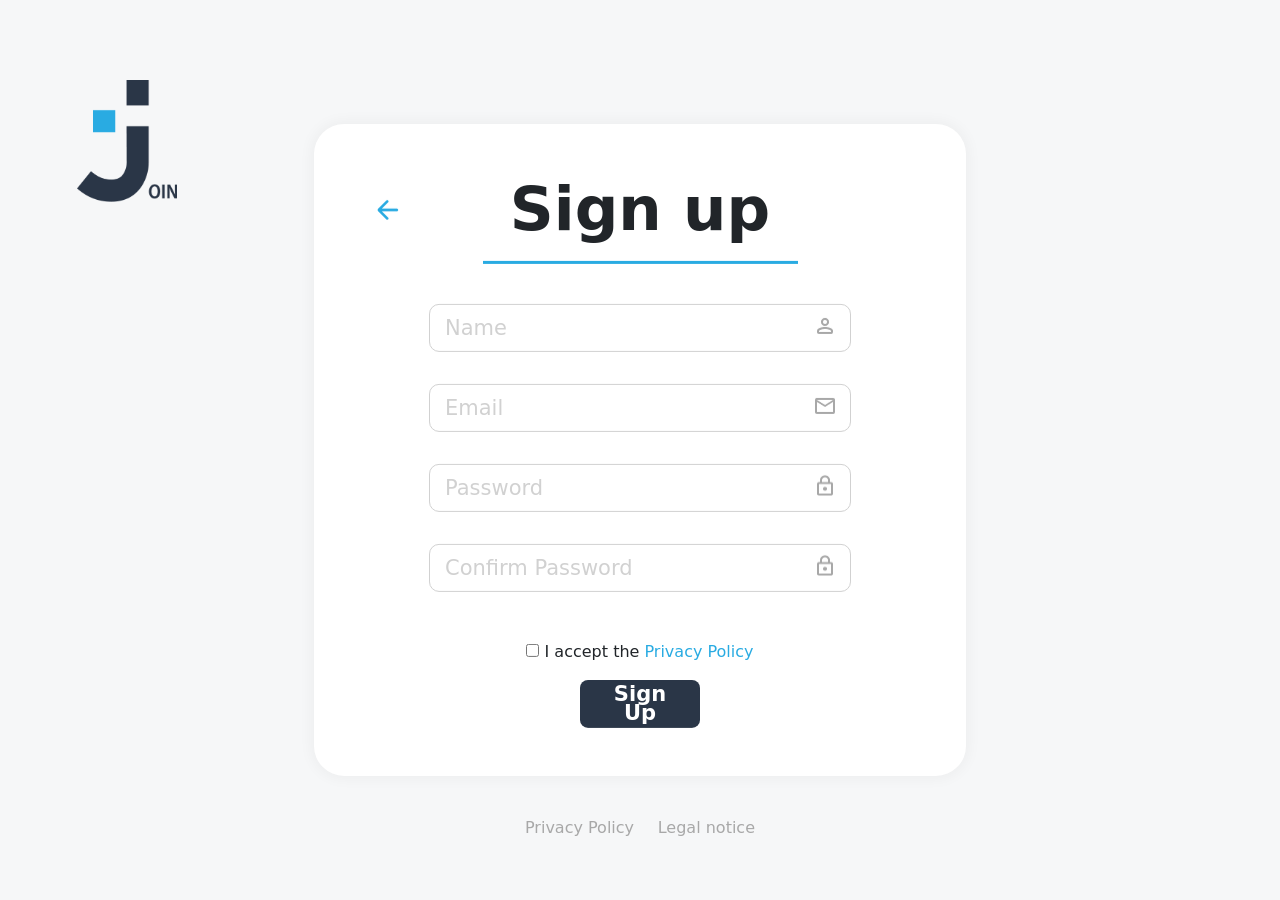
<file: register.html>
<!DOCTYPE html>
<html lang="en">

<head>
  <meta charset="UTF-8" />
  <meta name="viewport" content="width=device-width, initial-scale=1.0" />
  <link rel="stylesheet" href="styles/register.css" />
  <link rel="stylesheet" href="styles/login.css" />
  <title>Join | Register</title>
  <link rel="icon" href="assets/img/join-logo.png" />
  <link rel="preconnect" href="https://fonts.googleapis.com">
  <link rel="preconnect" href="https://fonts.gstatic.com" crossorigin>
  <link
    href="https://fonts.googleapis.com/css2?family=Inter:wght@100;200;300;400;500;600;700;800;900&family=Montserrat:wght@100&family=Roboto:ital,wght@0,100;0,300;0,400;0,500;0,700;0,900;1,100;1,300;1,400;1,500;1,700;1,900&display=swap"
    rel="stylesheet">
  <link rel="stylesheet" href="node_modules/bootstrap/dist/css/bootstrap.min.css">
  <script src="js/register.js"></script>
</head>

<body onload="init()">

  <a href="index.html">
    <img class="join-logo" src="assets/img/join-logo.png" alt="">
  </a>
  </div>

  <form onsubmit="register(); return false" class="signUp-container">
    <div class="login-card signUp-card main-content-animation">
      <h1 class="login-headline login-border-bottom">Sign up</h1>
      <a href="index.html">
        <div class="arrow-left-line">
          <img src="./assets/img/arrow-left-line.png" />
      </a>
    </div>

    <div class="input-container">
      <input id="name" class="form-control" required type="text" placeholder="Name" />
      <img src="./assets/img/person.png" />
    </div>
    <div class="input-container">
      <input id="email" class="form-control login-form-radius" required type="email" placeholder="Email" />
      <img src="./assets/img/mail.png" />
    </div>
    <div class="input-container">
      <input onkeyup="checkPasswordValidation()" id="password" class="form-control login-form-radius" required
        type="password" placeholder="Password" />
      <img src="./assets/img/login-password.png" />
    </div>
    <div class="input-container">
      <input class="form-control login-form-radius" required type="password" placeholder="Confirm Password"
        id="confirmPassword" onkeyup="checkPasswordValidation()" />
      <img src="./assets/img/login-password.png" />
    </div>
    <div id="passwordError" style="color: red;"></div>

    <div>
      <input required type="checkbox" />
      <span> I accept the </span>
      <a href="privacy_policy_logout.html">Privacy Policy</a>
    </div>
    <a href="index.html"> <button id="registerBtn" type="submit" class="btn login-button login-signup-button"
        style="cursor: pointer;">Sign
        Up</button></a>
  </form>


  <footer class="login-footer-container ">
    <a class="login-privacy-policy-box login-footer-font" href="privacy_policy_logout.html">Privacy Policy</a>
    <a class="login-privacy-legal-notice login-footer-font" href="legal_notice_logout.html">Legal notice</a>
  </footer>

</body>

</html>
</file>
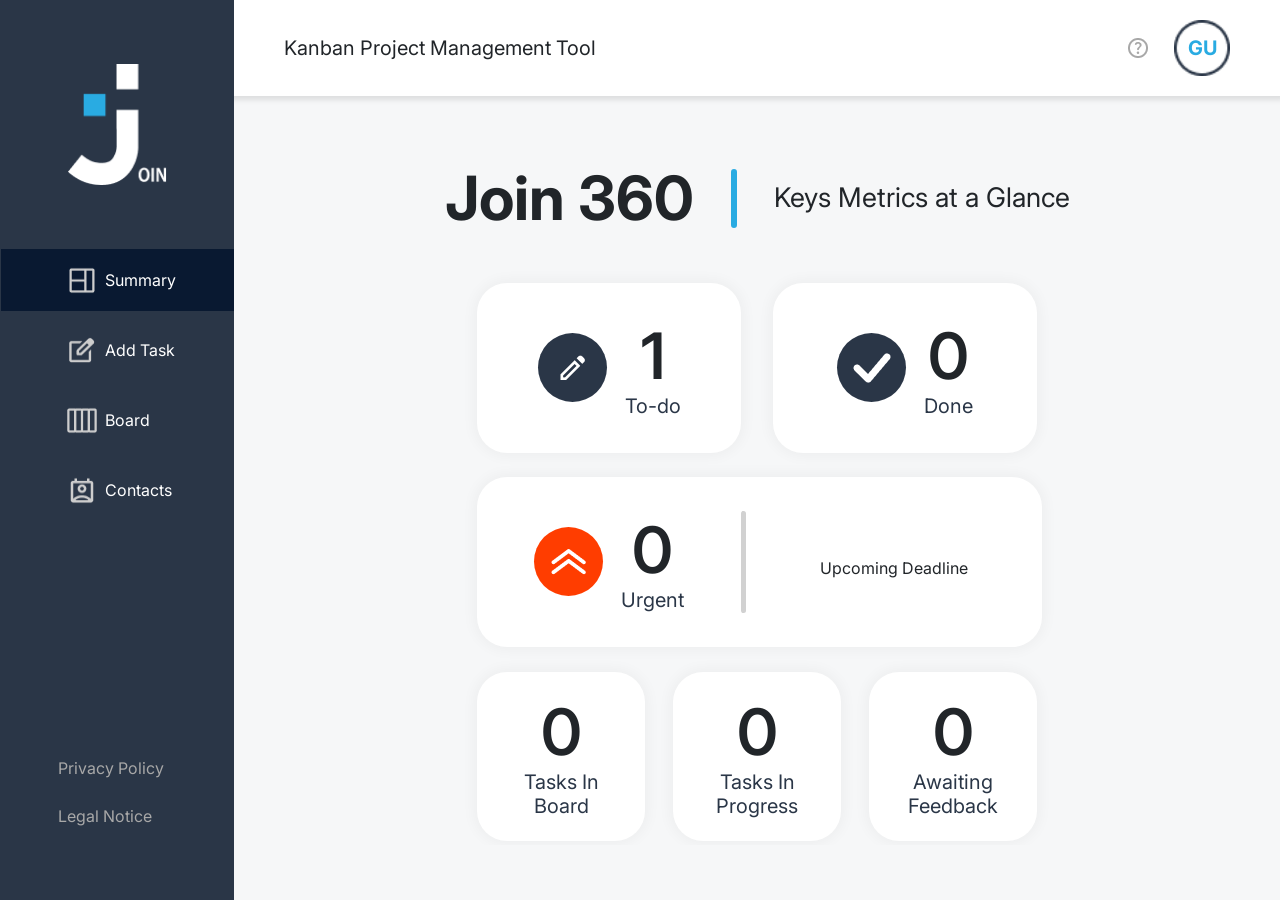
<file: summary.html>
<!DOCTYPE html>
<html lang="en">
  <head>
    <meta charset="UTF-8" />
    <meta name="viewport" content="width=device-width, initial-scale=1.0" />
    <link rel="stylesheet" href="template.css" />
    <link rel="preconnect" href="https://fonts.googleapis.com" />
    <link rel="preconnect" href="https://fonts.gstatic.com" crossorigin />
    <link rel="stylesheet" href="styles/summary.css" />
    <link rel="stylesheet" href="node_modules/bootstrap/dist/css/bootstrap.min.css" />
    <link
      href="https://fonts.googleapis.com/css2?family=Inter:wght@100;200;300;400;500;600;700;800;900&family=Montserrat:wght@100&family=Roboto:ital,wght@0,100;0,300;0,400;0,500;0,700;0,900;1,100;1,300;1,400;1,500;1,700;1,900&display=swap"
      rel="stylesheet"
    />
    <link rel="icon" href="assets/img/join-logo.png" />
    <script src="script_include_html.js"></script>
    <script src="js/summary.js"></script>
    <title>Join | Summary</title>
  </head>

  <body onload="init('summary'), initSummary()">
    <div w3-include-html="./assets/templates/desktop_template.html"></div>
    <div w3-include-html="./assets/templates/mobile_template.html"></div>

    <div class="main-content">
      <!-- Main content goes here -->
      <!-- Because the Fixed Side Bar -->
      <div>
        <div class="summary-main-container margin-left">
          <div class="summary-headline-container mb-5">
            <div class="summary-headline">Join 360</div>
            <div class="summary-headline-right-border"></div>
            <div class="summary-headline-2">Keys Metrics at a Glance</div>
          </div>
          <div class="summary-icon-container">
            <div class="summary-todo-done-container mb-4">
              <a href="board.html">
                <div class="card summary-todo-done-card-layout">
                  <div class="dot-number-container">
                    <div class="dot-todo"><img src="./assets/img/pencil.png" alt="" /></div>
                    <div class="top-number-container">
                      <div id="tasks-todo" class="number">1</div>
                      <!--Todo Task Counter-->
                      <div class="text-style1">To-do</div>
                    </div>
                  </div>
                </div>
              </a>
              <a href="board.html">
                <div class="card summary-todo-done-card-layout">
                  <div class="dot-number-container">
                    <div class="dot-done"><img src="./assets/img/done.png" alt="" /></div>
                    <div class="top-number-container">
                      <div id="done-task-counter" class="number">0</div>
                      <!--Done Task Counter-->
                      <div class="text-style1">Done</div>
                    </div>
                  </div>
                </div>
              </a>
            </div>
            <div class="urgency-greeting-container">
              <a href="board.html">
                <div class="card urgency-card-layout mb-4">
                  <div class="dot-number-container width">
                    <div class="dot-urgent"><img src="./assets/img/urgent.png" alt="urgent" /></div>
                    <div class="top-number-container">
                      <div id="urgent-task-counter" class="number">0</div>
                      <!--Urgent Task Counter-->
                      <div class="text-style1">Urgent</div>
                    </div>
                  </div>
                  <div class="border-ugency-container"></div>
                  <div class="string-container">
                    <div id="urgent-date-container" class="today-container date-style"></div>
                    <span class="upcoming-deadline">Upcoming Deadline</span>
                  </div>
                </div>
              </a>
              <div class="greeting-user-container">
                <p id="greeting-formula" class="goodmorning-style"></p>
                <p id="greeting-name" class="user-greeting-name">Guest</p>
                <!--add Username if no guest-login-->
              </div>
            </div>
            <div class="summary-task-bottom-container">
              <a href="board.html">
                <div class="card summary-bottom-card">
                  <div id="tasks-in-board" class="number">0</div>
                  <div class="text-style1">Tasks In<br />Board</div>
                </div>
              </a>
              <a href="board.html">
                <div class="card summary-bottom-card">
                  <div id="tasks-in-progress" class="number">0</div>
                  <div class="text-style1">Tasks In<br />Progress</div>
                </div>
              </a>
              <a href="board.html">
                <div class="card summary-bottom-card last-card">
                  <div id="tasks-await-feedback" class="number">0</div>
                  <div class="text-style1">Awaiting Feedback</div>
                </div>
              </a>
            </div>
          </div>
        </div>
      </div>
    </div>
  </body>
</html>
</file>
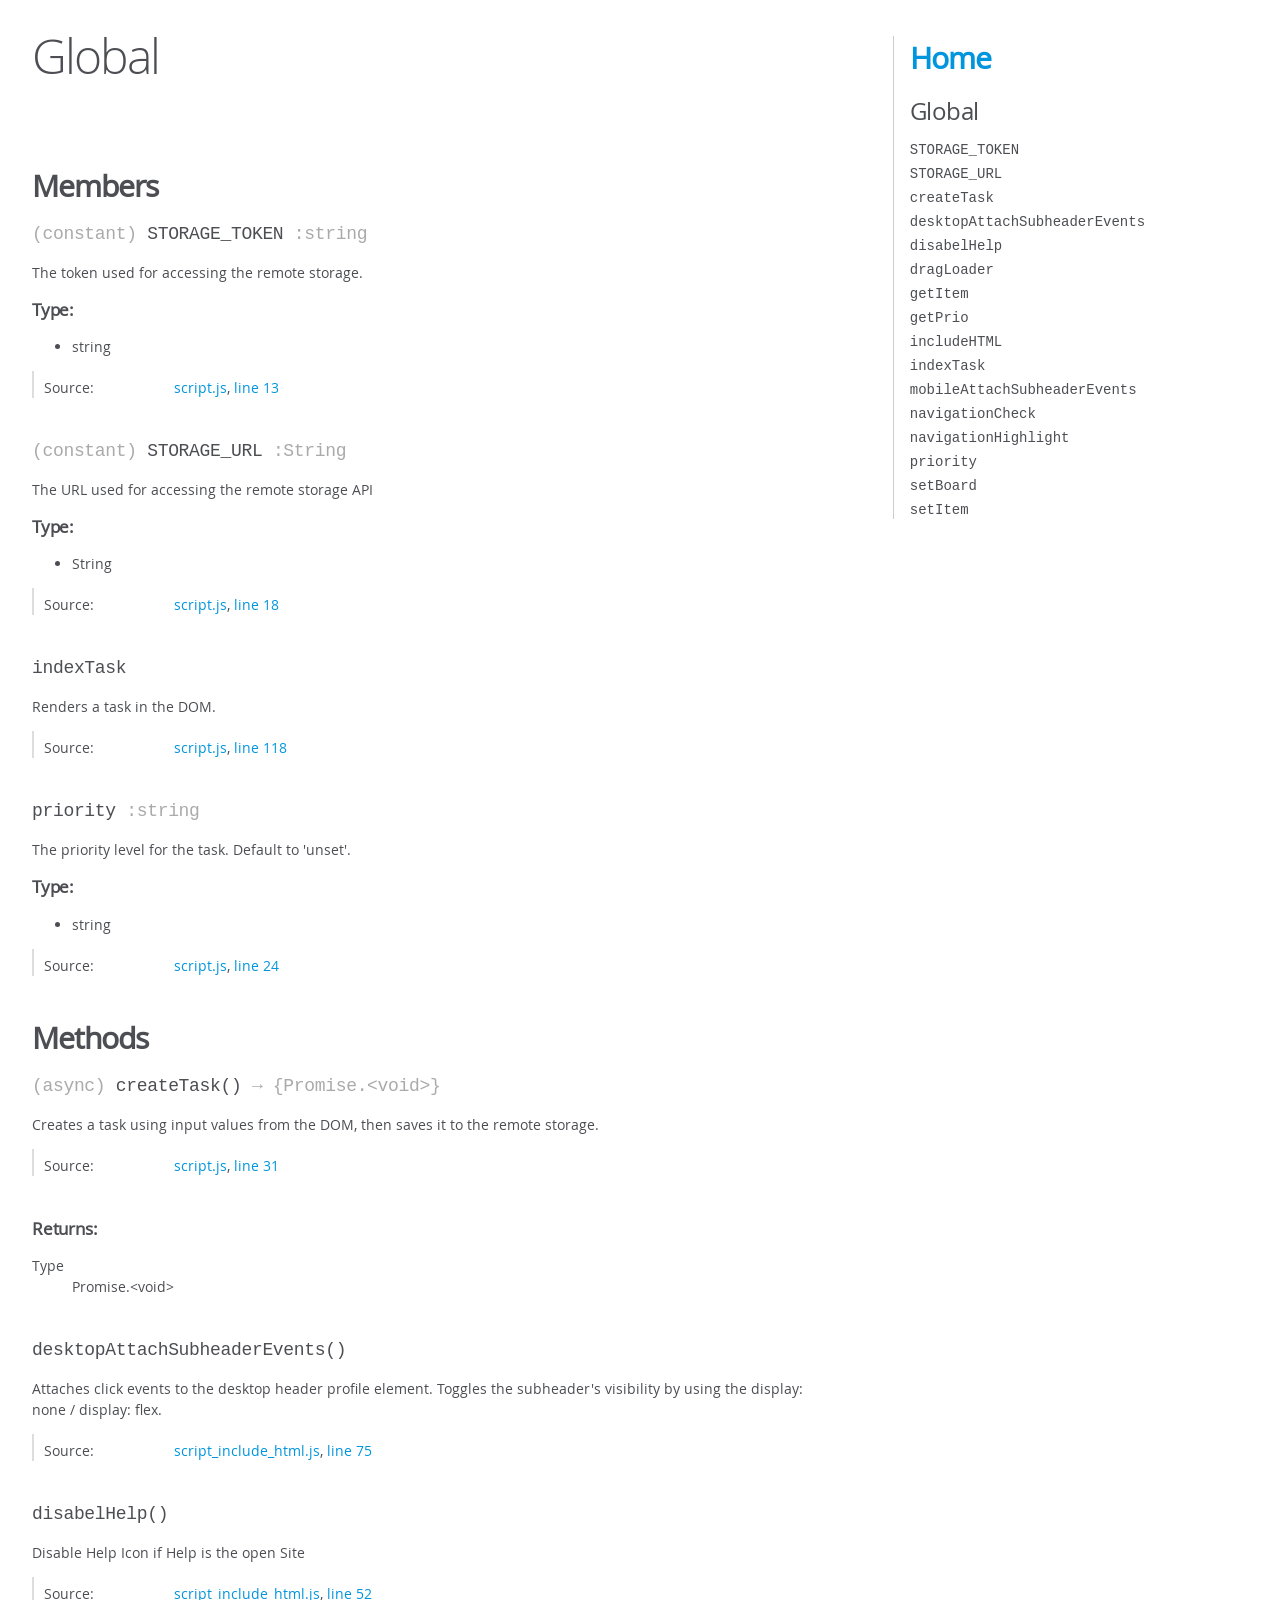
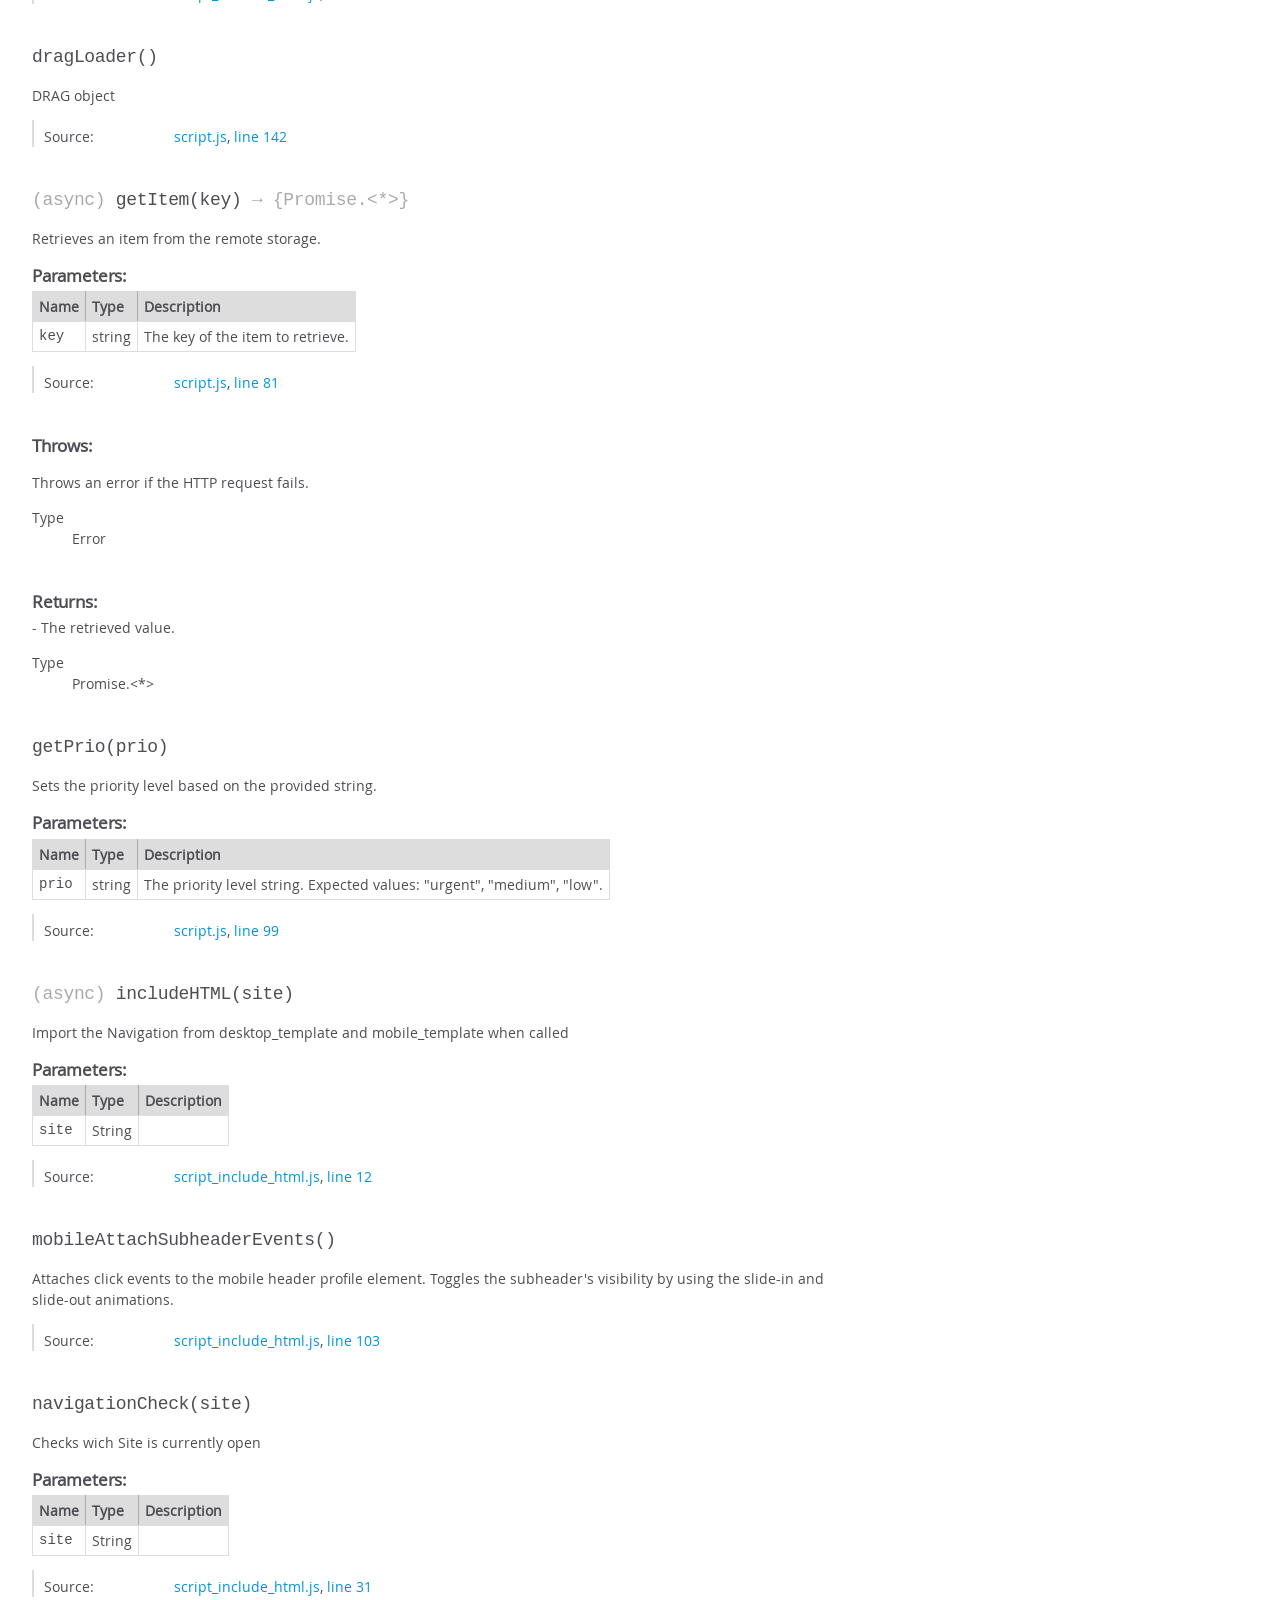
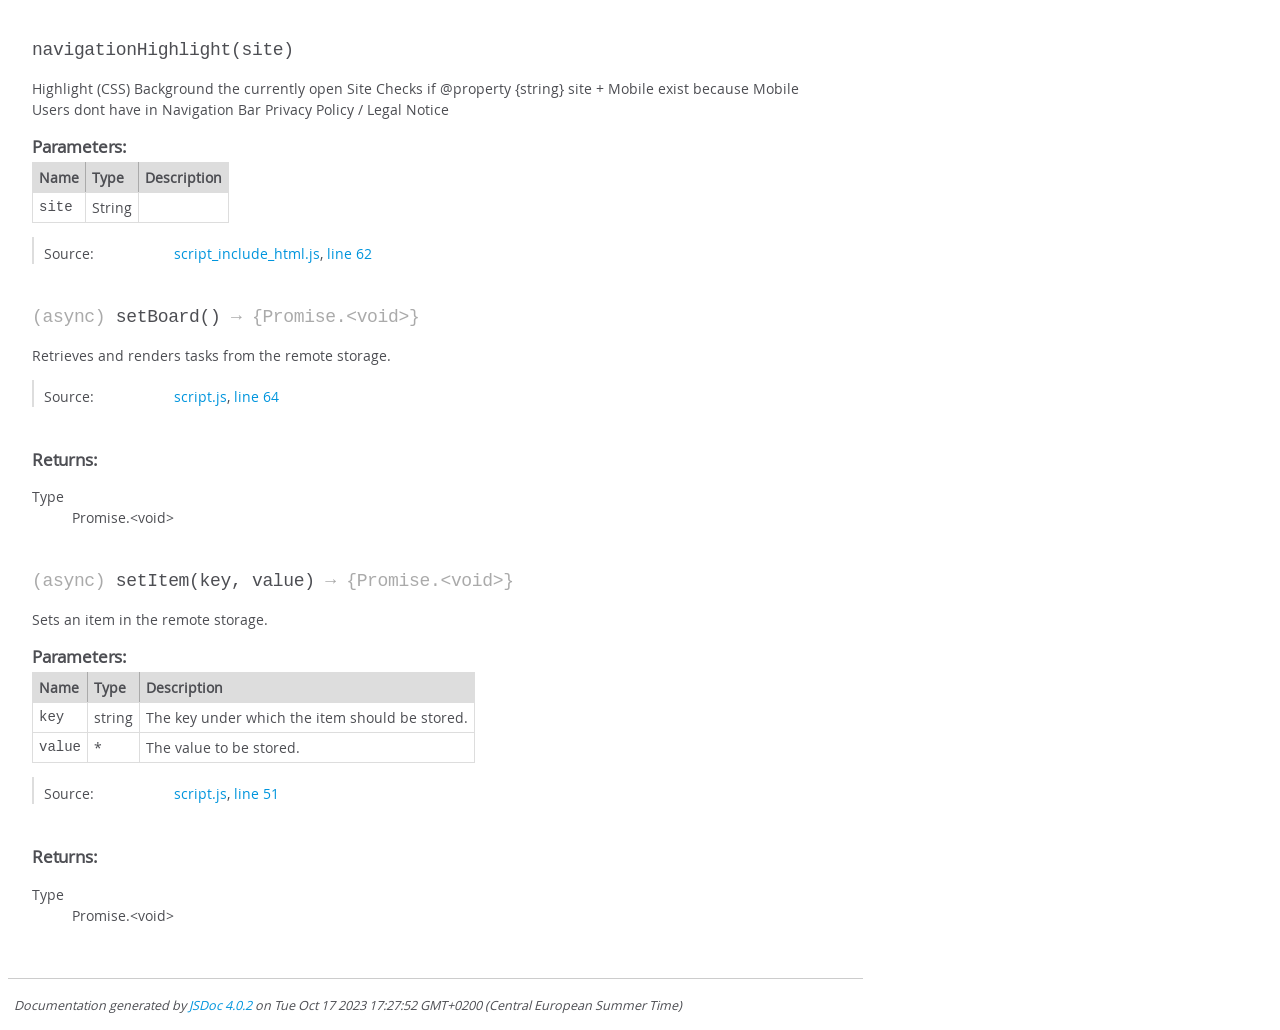
<file: out/global.html>
<!DOCTYPE html>
<html lang="en">
<head>
    <meta charset="utf-8">
    <title>JSDoc: Global</title>

    <script src="scripts/prettify/prettify.js"> </script>
    <script src="scripts/prettify/lang-css.js"> </script>
    <!--[if lt IE 9]>
      <script src="//html5shiv.googlecode.com/svn/trunk/html5.js"></script>
    <![endif]-->
    <link type="text/css" rel="stylesheet" href="styles/prettify-tomorrow.css">
    <link type="text/css" rel="stylesheet" href="styles/jsdoc-default.css">
</head>

<body>

<div id="main">

    <h1 class="page-title">Global</h1>

    




<section>

<header>
    
        <h2></h2>
        
    
</header>

<article>
    <div class="container-overview">
    
        

        


<dl class="details">

    

    

    

    

    

    

    

    

    

    

    

    

    

    

    

    
</dl>


        
    
    </div>

    

    

    

    

    

    

    
        <h3 class="subsection-title">Members</h3>

        
            
<h4 class="name" id="STORAGE_TOKEN"><span class="type-signature">(constant) </span>STORAGE_TOKEN<span class="type-signature"> :string</span></h4>




<div class="description">
    The token used for accessing the remote storage.
</div>



    <h5>Type:</h5>
    <ul>
        <li>
            
<span class="param-type">string</span>


        </li>
    </ul>





<dl class="details">

    

    

    

    

    

    

    

    

    

    

    

    

    
    <dt class="tag-source">Source:</dt>
    <dd class="tag-source"><ul class="dummy"><li>
        <a href="script.js.html">script.js</a>, <a href="script.js.html#line13">line 13</a>
    </li></ul></dd>
    

    

    

    
</dl>






        
            
<h4 class="name" id="STORAGE_URL"><span class="type-signature">(constant) </span>STORAGE_URL<span class="type-signature"> :String</span></h4>




<div class="description">
    The URL used for accessing the remote storage API
</div>



    <h5>Type:</h5>
    <ul>
        <li>
            
<span class="param-type">String</span>


        </li>
    </ul>





<dl class="details">

    

    

    

    

    

    

    

    

    

    

    

    

    
    <dt class="tag-source">Source:</dt>
    <dd class="tag-source"><ul class="dummy"><li>
        <a href="script.js.html">script.js</a>, <a href="script.js.html#line18">line 18</a>
    </li></ul></dd>
    

    

    

    
</dl>






        
            
<h4 class="name" id="indexTask"><span class="type-signature"></span>indexTask<span class="type-signature"></span></h4>




<div class="description">
    Renders a task in the DOM.
</div>







<dl class="details">

    

    

    

    

    

    

    

    

    

    

    

    

    
    <dt class="tag-source">Source:</dt>
    <dd class="tag-source"><ul class="dummy"><li>
        <a href="script.js.html">script.js</a>, <a href="script.js.html#line118">line 118</a>
    </li></ul></dd>
    

    

    

    
</dl>






        
            
<h4 class="name" id="priority"><span class="type-signature"></span>priority<span class="type-signature"> :string</span></h4>




<div class="description">
    The priority level for the task. Default to 'unset'.
</div>



    <h5>Type:</h5>
    <ul>
        <li>
            
<span class="param-type">string</span>


        </li>
    </ul>





<dl class="details">

    

    

    

    

    

    

    

    

    

    

    

    

    
    <dt class="tag-source">Source:</dt>
    <dd class="tag-source"><ul class="dummy"><li>
        <a href="script.js.html">script.js</a>, <a href="script.js.html#line24">line 24</a>
    </li></ul></dd>
    

    

    

    
</dl>






        
    

    
        <h3 class="subsection-title">Methods</h3>

        
            

    

    
    <h4 class="name" id="createTask"><span class="type-signature">(async) </span>createTask<span class="signature">()</span><span class="type-signature"> &rarr; {Promise.&lt;void>}</span></h4>
    

    



<div class="description">
    Creates a task using input values from the DOM, then saves it to the remote storage.
</div>













<dl class="details">

    

    

    

    

    

    

    

    

    

    

    

    

    
    <dt class="tag-source">Source:</dt>
    <dd class="tag-source"><ul class="dummy"><li>
        <a href="script.js.html">script.js</a>, <a href="script.js.html#line31">line 31</a>
    </li></ul></dd>
    

    

    

    
</dl>















<h5>Returns:</h5>

        


<dl>
    <dt>
        Type
    </dt>
    <dd>
        
<span class="param-type">Promise.&lt;void></span>


    </dd>
</dl>

    





        
            

    

    
    <h4 class="name" id="desktopAttachSubheaderEvents"><span class="type-signature"></span>desktopAttachSubheaderEvents<span class="signature">()</span><span class="type-signature"></span></h4>
    

    



<div class="description">
    Attaches click events to the desktop header profile element.Toggles the subheader's visibility by using the display: none / display: flex.
</div>













<dl class="details">

    

    

    

    

    

    

    

    

    

    

    

    

    
    <dt class="tag-source">Source:</dt>
    <dd class="tag-source"><ul class="dummy"><li>
        <a href="script_include_html.js.html">script_include_html.js</a>, <a href="script_include_html.js.html#line75">line 75</a>
    </li></ul></dd>
    

    

    

    
</dl>




















        
            

    

    
    <h4 class="name" id="disabelHelp"><span class="type-signature"></span>disabelHelp<span class="signature">()</span><span class="type-signature"></span></h4>
    

    



<div class="description">
    Disable Help Icon if Help is the open Site
</div>













<dl class="details">

    

    

    

    

    

    

    

    

    

    

    

    

    
    <dt class="tag-source">Source:</dt>
    <dd class="tag-source"><ul class="dummy"><li>
        <a href="script_include_html.js.html">script_include_html.js</a>, <a href="script_include_html.js.html#line52">line 52</a>
    </li></ul></dd>
    

    

    

    
</dl>




















        
            

    

    
    <h4 class="name" id="dragLoader"><span class="type-signature"></span>dragLoader<span class="signature">()</span><span class="type-signature"></span></h4>
    

    



<div class="description">
    DRAG object
</div>













<dl class="details">

    

    

    

    

    

    

    

    

    

    

    

    

    
    <dt class="tag-source">Source:</dt>
    <dd class="tag-source"><ul class="dummy"><li>
        <a href="script.js.html">script.js</a>, <a href="script.js.html#line142">line 142</a>
    </li></ul></dd>
    

    

    

    
</dl>




















        
            

    

    
    <h4 class="name" id="getItem"><span class="type-signature">(async) </span>getItem<span class="signature">(key)</span><span class="type-signature"> &rarr; {Promise.&lt;*>}</span></h4>
    

    



<div class="description">
    Retrieves an item from the remote storage.
</div>









    <h5>Parameters:</h5>
    

<table class="params">
    <thead>
    <tr>
        
        <th>Name</th>
        

        <th>Type</th>

        

        

        <th class="last">Description</th>
    </tr>
    </thead>

    <tbody>
    

        <tr>
            
                <td class="name"><code>key</code></td>
            

            <td class="type">
            
                
<span class="param-type">string</span>


            
            </td>

            

            

            <td class="description last">The key of the item to retrieve.</td>
        </tr>

    
    </tbody>
</table>






<dl class="details">

    

    

    

    

    

    

    

    

    

    

    

    

    
    <dt class="tag-source">Source:</dt>
    <dd class="tag-source"><ul class="dummy"><li>
        <a href="script.js.html">script.js</a>, <a href="script.js.html#line81">line 81</a>
    </li></ul></dd>
    

    

    

    
</dl>













<h5>Throws:</h5>

        

<dl>
    <dt>
        <div class="param-desc">
        Throws an error if the HTTP request fails.
        </div>
    </dt>
    <dd></dd>
    <dt>
        <dl>
            <dt>
                Type
            </dt>
            <dd>
                
<span class="param-type">Error</span>


            </dd>
        </dl>
    </dt>
    <dd></dd>
</dl>


    


<h5>Returns:</h5>

        
<div class="param-desc">
    - The retrieved value.
</div>



<dl>
    <dt>
        Type
    </dt>
    <dd>
        
<span class="param-type">Promise.&lt;*></span>


    </dd>
</dl>

    





        
            

    

    
    <h4 class="name" id="getPrio"><span class="type-signature"></span>getPrio<span class="signature">(prio)</span><span class="type-signature"></span></h4>
    

    



<div class="description">
    Sets the priority level based on the provided string.
</div>









    <h5>Parameters:</h5>
    

<table class="params">
    <thead>
    <tr>
        
        <th>Name</th>
        

        <th>Type</th>

        

        

        <th class="last">Description</th>
    </tr>
    </thead>

    <tbody>
    

        <tr>
            
                <td class="name"><code>prio</code></td>
            

            <td class="type">
            
                
<span class="param-type">string</span>


            
            </td>

            

            

            <td class="description last">The priority level string. Expected values: "urgent", "medium", "low".</td>
        </tr>

    
    </tbody>
</table>






<dl class="details">

    

    

    

    

    

    

    

    

    

    

    

    

    
    <dt class="tag-source">Source:</dt>
    <dd class="tag-source"><ul class="dummy"><li>
        <a href="script.js.html">script.js</a>, <a href="script.js.html#line99">line 99</a>
    </li></ul></dd>
    

    

    

    
</dl>




















        
            

    

    
    <h4 class="name" id="includeHTML"><span class="type-signature">(async) </span>includeHTML<span class="signature">(site)</span><span class="type-signature"></span></h4>
    

    



<div class="description">
    Import the Navigation from desktop_template and mobile_templatewhen called
</div>









    <h5>Parameters:</h5>
    

<table class="params">
    <thead>
    <tr>
        
        <th>Name</th>
        

        <th>Type</th>

        

        

        <th class="last">Description</th>
    </tr>
    </thead>

    <tbody>
    

        <tr>
            
                <td class="name"><code>site</code></td>
            

            <td class="type">
            
                
<span class="param-type">String</span>


            
            </td>

            

            

            <td class="description last"></td>
        </tr>

    
    </tbody>
</table>






<dl class="details">

    

    

    

    

    

    

    

    

    

    

    

    

    
    <dt class="tag-source">Source:</dt>
    <dd class="tag-source"><ul class="dummy"><li>
        <a href="script_include_html.js.html">script_include_html.js</a>, <a href="script_include_html.js.html#line12">line 12</a>
    </li></ul></dd>
    

    

    

    
</dl>




















        
            

    

    
    <h4 class="name" id="mobileAttachSubheaderEvents"><span class="type-signature"></span>mobileAttachSubheaderEvents<span class="signature">()</span><span class="type-signature"></span></h4>
    

    



<div class="description">
    Attaches click events to the mobile header profile element.Toggles the subheader's visibility by using the slide-in and slide-out animations.
</div>













<dl class="details">

    

    

    

    

    

    

    

    

    

    

    

    

    
    <dt class="tag-source">Source:</dt>
    <dd class="tag-source"><ul class="dummy"><li>
        <a href="script_include_html.js.html">script_include_html.js</a>, <a href="script_include_html.js.html#line103">line 103</a>
    </li></ul></dd>
    

    

    

    
</dl>




















        
            

    

    
    <h4 class="name" id="navigationCheck"><span class="type-signature"></span>navigationCheck<span class="signature">(site)</span><span class="type-signature"></span></h4>
    

    



<div class="description">
    Checks wich Site is currently open
</div>









    <h5>Parameters:</h5>
    

<table class="params">
    <thead>
    <tr>
        
        <th>Name</th>
        

        <th>Type</th>

        

        

        <th class="last">Description</th>
    </tr>
    </thead>

    <tbody>
    

        <tr>
            
                <td class="name"><code>site</code></td>
            

            <td class="type">
            
                
<span class="param-type">String</span>


            
            </td>

            

            

            <td class="description last"></td>
        </tr>

    
    </tbody>
</table>






<dl class="details">

    

    

    

    

    

    

    

    

    

    

    

    

    
    <dt class="tag-source">Source:</dt>
    <dd class="tag-source"><ul class="dummy"><li>
        <a href="script_include_html.js.html">script_include_html.js</a>, <a href="script_include_html.js.html#line31">line 31</a>
    </li></ul></dd>
    

    

    

    
</dl>




















        
            

    

    
    <h4 class="name" id="navigationHighlight"><span class="type-signature"></span>navigationHighlight<span class="signature">(site)</span><span class="type-signature"></span></h4>
    

    



<div class="description">
    Highlight (CSS) Background the currently open SiteChecks if @property {string} site + Mobile exist becauseMobile Users dont have in Navigation Bar Privacy Policy / Legal Notice
</div>









    <h5>Parameters:</h5>
    

<table class="params">
    <thead>
    <tr>
        
        <th>Name</th>
        

        <th>Type</th>

        

        

        <th class="last">Description</th>
    </tr>
    </thead>

    <tbody>
    

        <tr>
            
                <td class="name"><code>site</code></td>
            

            <td class="type">
            
                
<span class="param-type">String</span>


            
            </td>

            

            

            <td class="description last"></td>
        </tr>

    
    </tbody>
</table>






<dl class="details">

    

    

    

    

    

    

    

    

    

    

    

    

    
    <dt class="tag-source">Source:</dt>
    <dd class="tag-source"><ul class="dummy"><li>
        <a href="script_include_html.js.html">script_include_html.js</a>, <a href="script_include_html.js.html#line62">line 62</a>
    </li></ul></dd>
    

    

    

    
</dl>




















        
            

    

    
    <h4 class="name" id="setBoard"><span class="type-signature">(async) </span>setBoard<span class="signature">()</span><span class="type-signature"> &rarr; {Promise.&lt;void>}</span></h4>
    

    



<div class="description">
    Retrieves and renders tasks from the remote storage.
</div>













<dl class="details">

    

    

    

    

    

    

    

    

    

    

    

    

    
    <dt class="tag-source">Source:</dt>
    <dd class="tag-source"><ul class="dummy"><li>
        <a href="script.js.html">script.js</a>, <a href="script.js.html#line64">line 64</a>
    </li></ul></dd>
    

    

    

    
</dl>















<h5>Returns:</h5>

        


<dl>
    <dt>
        Type
    </dt>
    <dd>
        
<span class="param-type">Promise.&lt;void></span>


    </dd>
</dl>

    





        
            

    

    
    <h4 class="name" id="setItem"><span class="type-signature">(async) </span>setItem<span class="signature">(key, value)</span><span class="type-signature"> &rarr; {Promise.&lt;void>}</span></h4>
    

    



<div class="description">
    Sets an item in the remote storage.
</div>









    <h5>Parameters:</h5>
    

<table class="params">
    <thead>
    <tr>
        
        <th>Name</th>
        

        <th>Type</th>

        

        

        <th class="last">Description</th>
    </tr>
    </thead>

    <tbody>
    

        <tr>
            
                <td class="name"><code>key</code></td>
            

            <td class="type">
            
                
<span class="param-type">string</span>


            
            </td>

            

            

            <td class="description last">The key under which the item should be stored.</td>
        </tr>

    

        <tr>
            
                <td class="name"><code>value</code></td>
            

            <td class="type">
            
                
<span class="param-type">*</span>


            
            </td>

            

            

            <td class="description last">The value to be stored.</td>
        </tr>

    
    </tbody>
</table>






<dl class="details">

    

    

    

    

    

    

    

    

    

    

    

    

    
    <dt class="tag-source">Source:</dt>
    <dd class="tag-source"><ul class="dummy"><li>
        <a href="script.js.html">script.js</a>, <a href="script.js.html#line51">line 51</a>
    </li></ul></dd>
    

    

    

    
</dl>















<h5>Returns:</h5>

        


<dl>
    <dt>
        Type
    </dt>
    <dd>
        
<span class="param-type">Promise.&lt;void></span>


    </dd>
</dl>

    





        
    

    

    
</article>

</section>




</div>

<nav>
    <h2><a href="index.html">Home</a></h2><h3>Global</h3><ul><li><a href="global.html#STORAGE_TOKEN">STORAGE_TOKEN</a></li><li><a href="global.html#STORAGE_URL">STORAGE_URL</a></li><li><a href="global.html#createTask">createTask</a></li><li><a href="global.html#desktopAttachSubheaderEvents">desktopAttachSubheaderEvents</a></li><li><a href="global.html#disabelHelp">disabelHelp</a></li><li><a href="global.html#dragLoader">dragLoader</a></li><li><a href="global.html#getItem">getItem</a></li><li><a href="global.html#getPrio">getPrio</a></li><li><a href="global.html#includeHTML">includeHTML</a></li><li><a href="global.html#indexTask">indexTask</a></li><li><a href="global.html#mobileAttachSubheaderEvents">mobileAttachSubheaderEvents</a></li><li><a href="global.html#navigationCheck">navigationCheck</a></li><li><a href="global.html#navigationHighlight">navigationHighlight</a></li><li><a href="global.html#priority">priority</a></li><li><a href="global.html#setBoard">setBoard</a></li><li><a href="global.html#setItem">setItem</a></li></ul>
</nav>

<br class="clear">

<footer>
    Documentation generated by <a href="https://github.com/jsdoc/jsdoc">JSDoc 4.0.2</a> on Tue Oct 17 2023 17:27:52 GMT+0200 (Central European Summer Time)
</footer>

<script> prettyPrint(); </script>
<script src="scripts/linenumber.js"> </script>
</body>
</html>
</file>
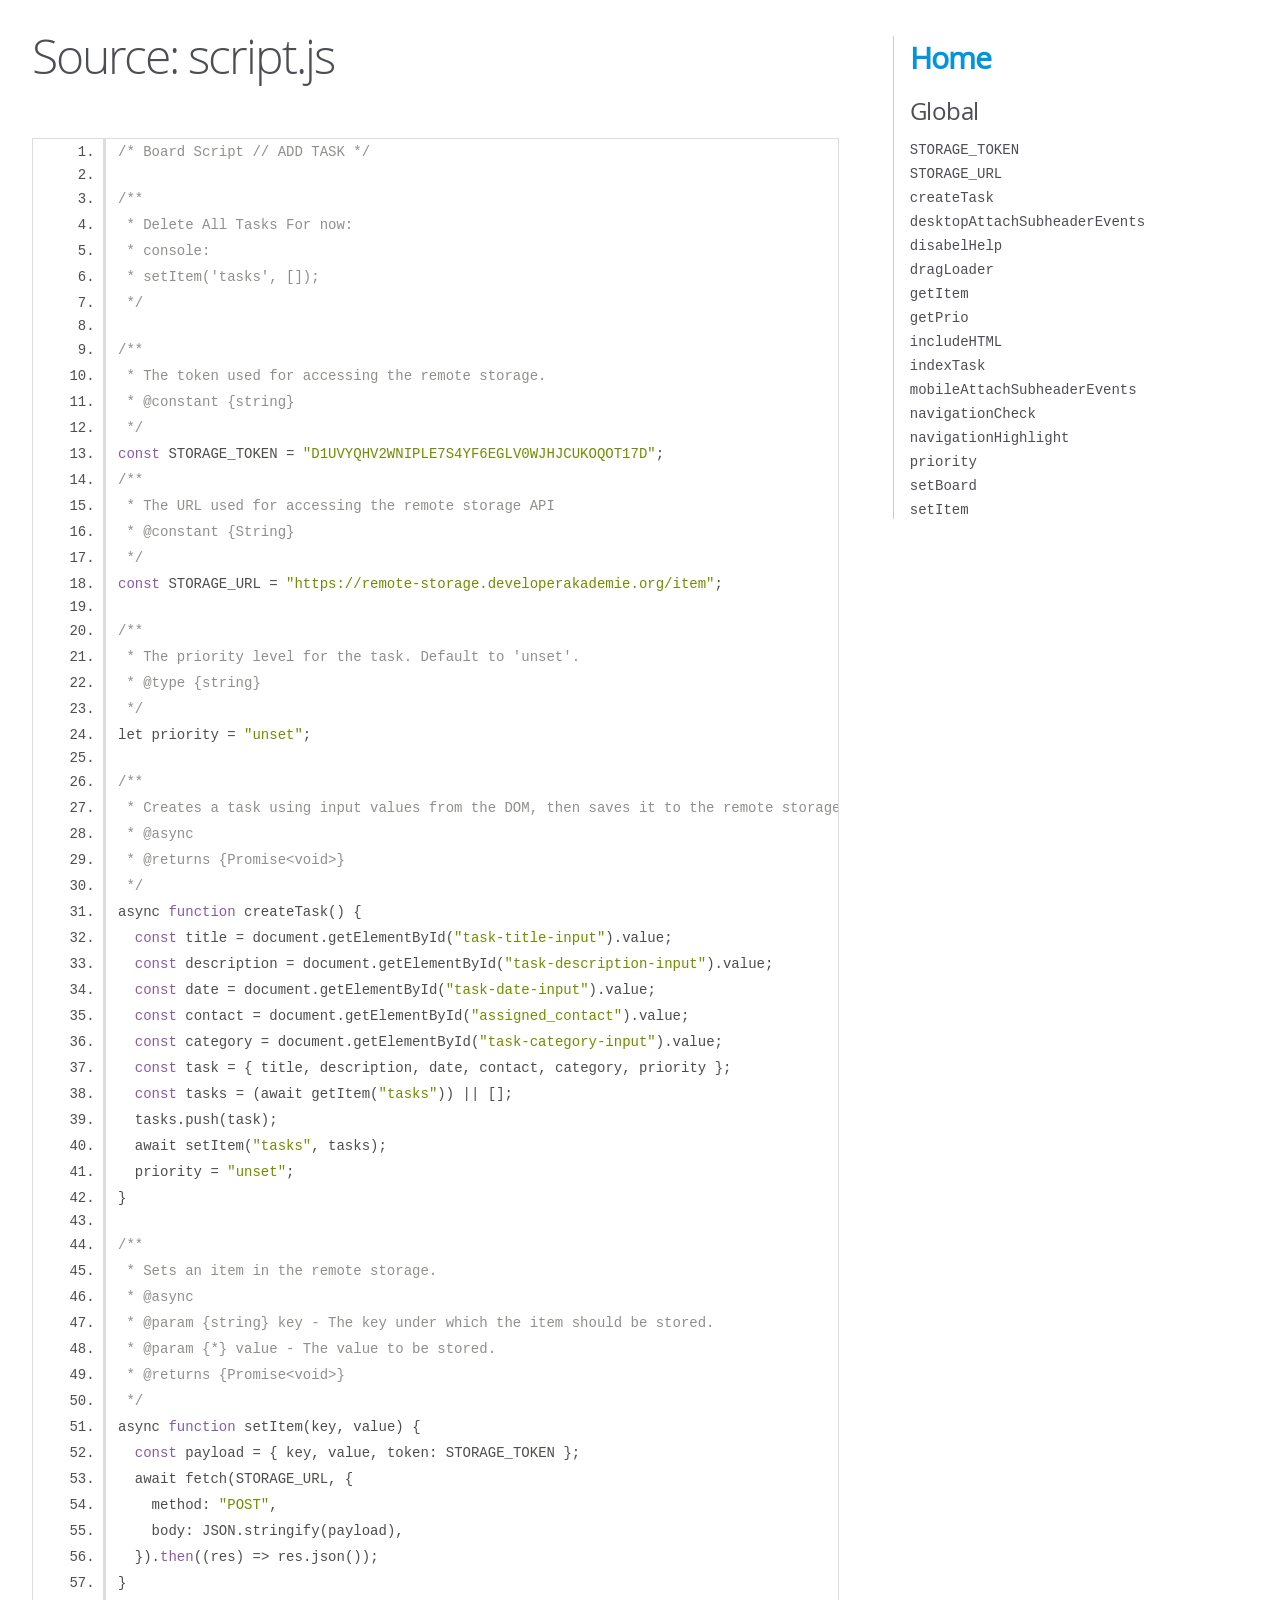
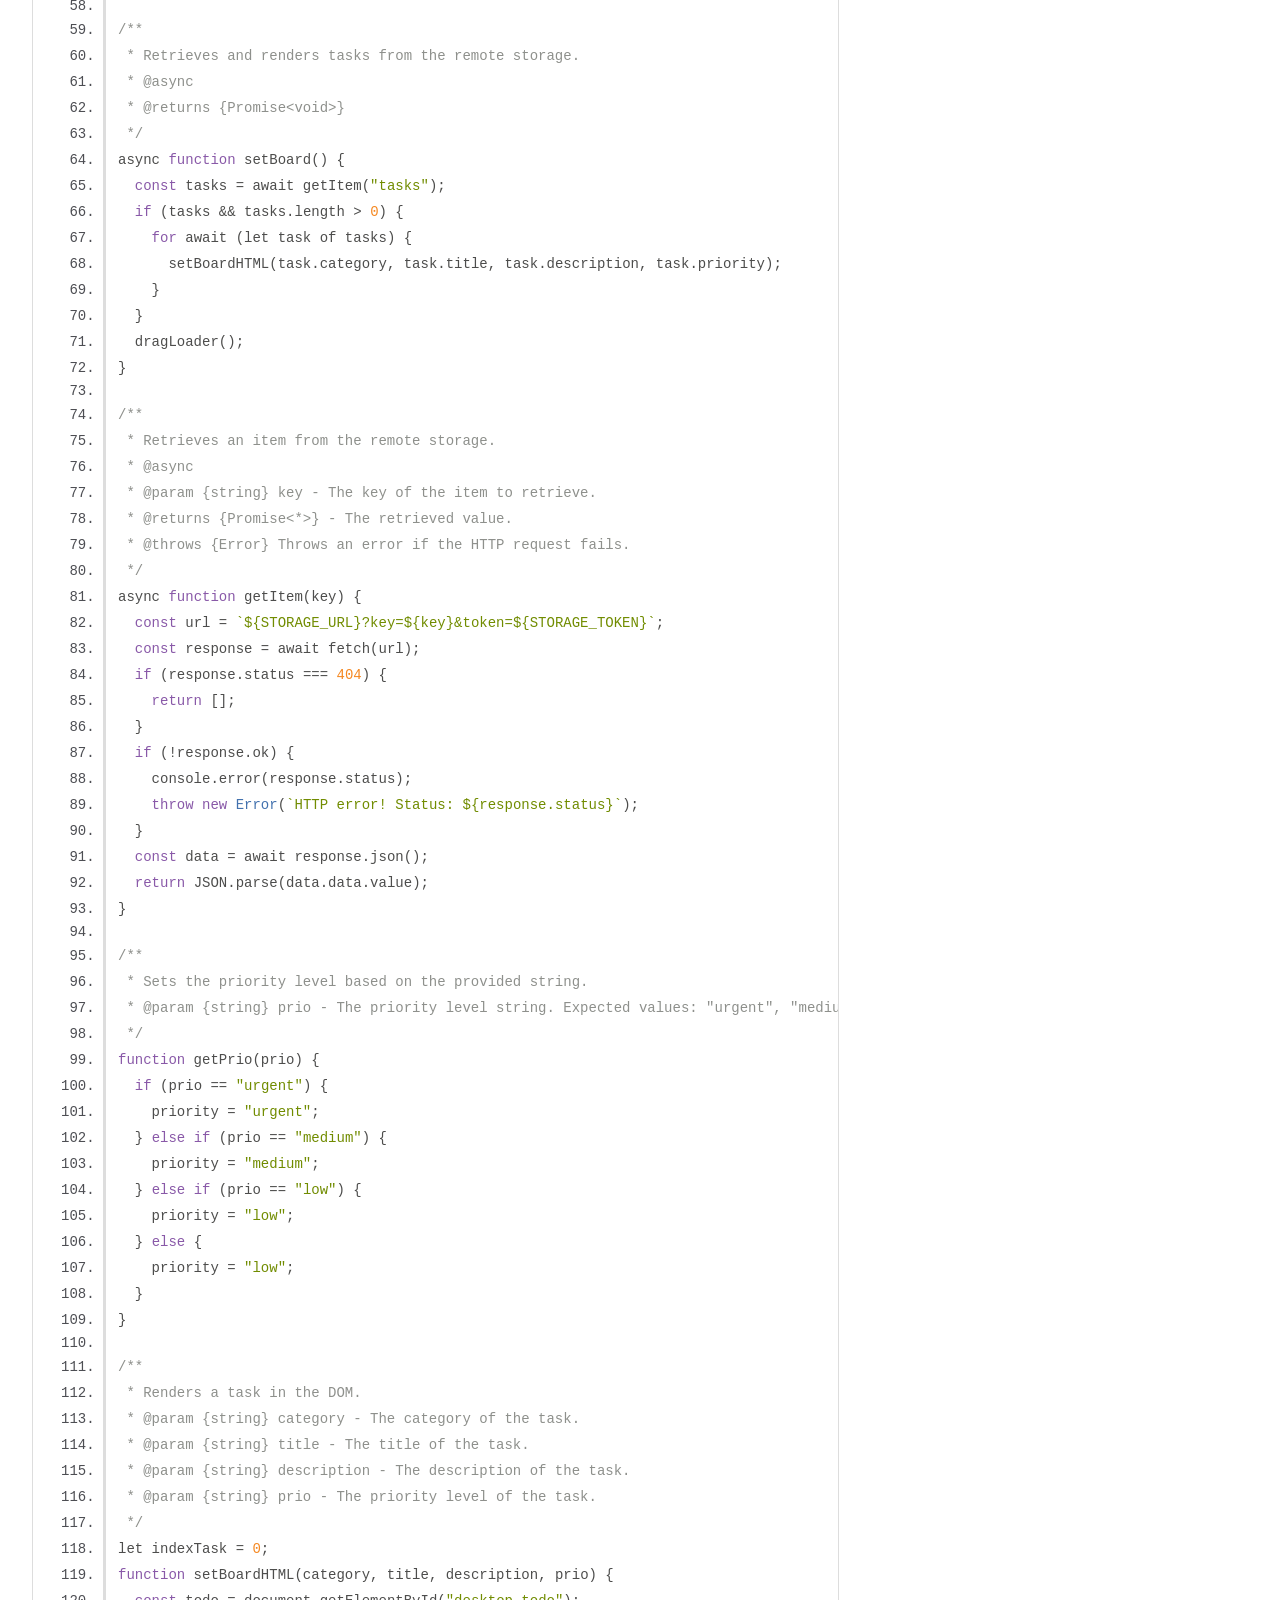
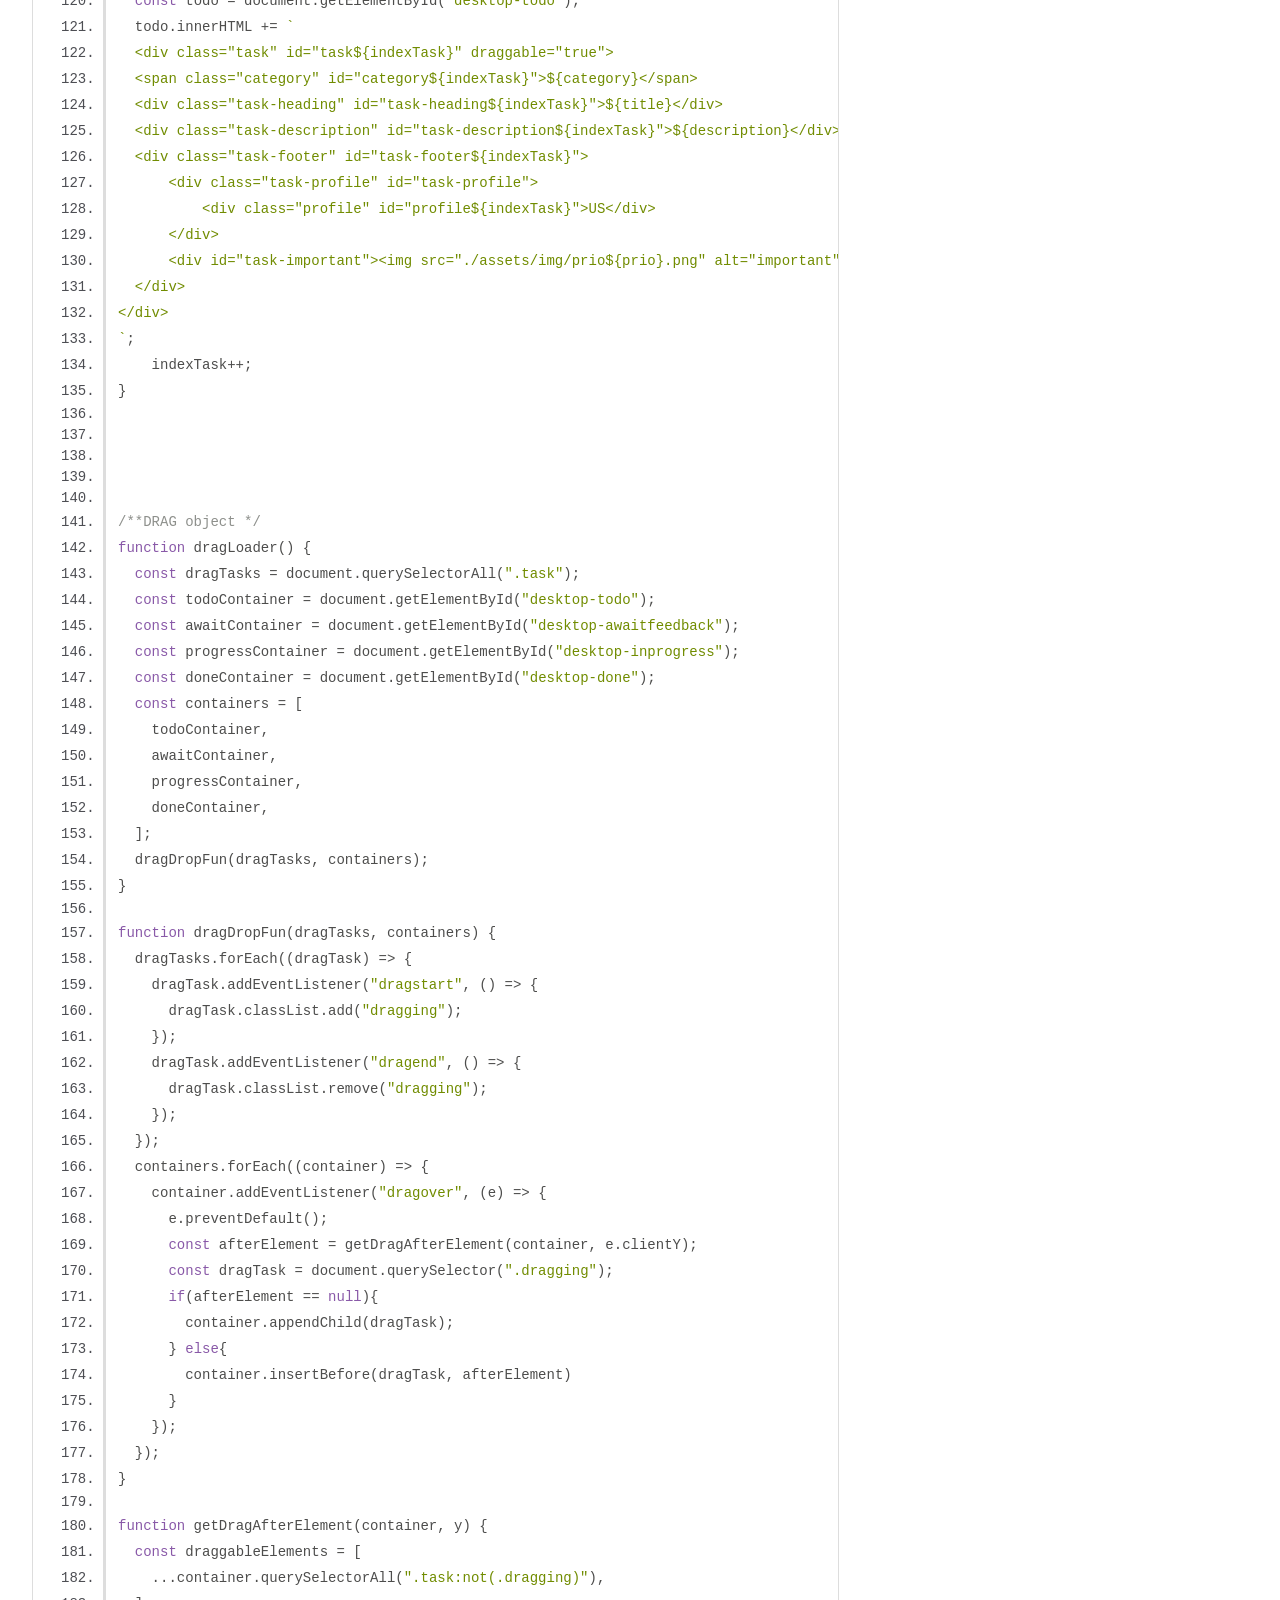
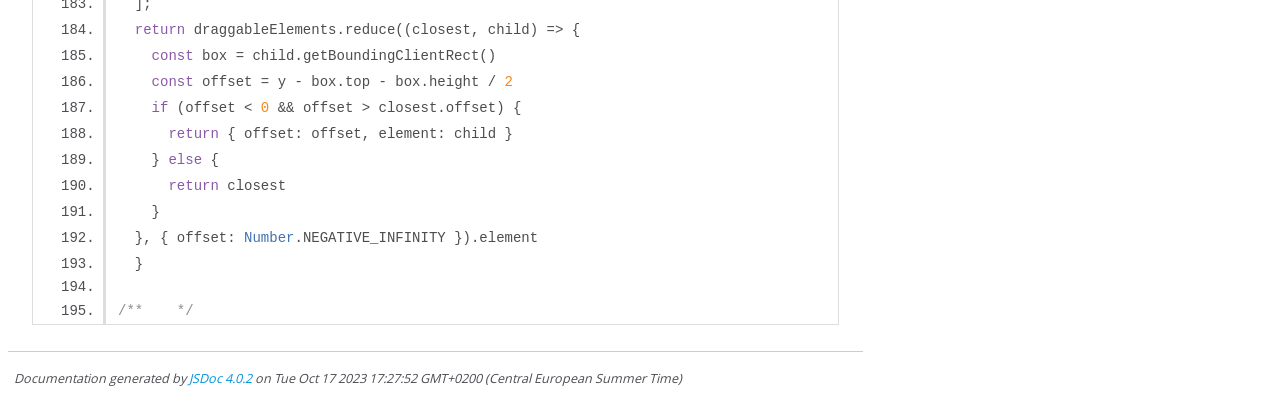
<file: out/script.js.html>
<!DOCTYPE html>
<html lang="en">
<head>
    <meta charset="utf-8">
    <title>JSDoc: Source: script.js</title>

    <script src="scripts/prettify/prettify.js"> </script>
    <script src="scripts/prettify/lang-css.js"> </script>
    <!--[if lt IE 9]>
      <script src="//html5shiv.googlecode.com/svn/trunk/html5.js"></script>
    <![endif]-->
    <link type="text/css" rel="stylesheet" href="styles/prettify-tomorrow.css">
    <link type="text/css" rel="stylesheet" href="styles/jsdoc-default.css">
</head>

<body>

<div id="main">

    <h1 class="page-title">Source: script.js</h1>

    



    
    <section>
        <article>
            <pre class="prettyprint source linenums"><code>/* Board Script // ADD TASK */

/**
 * Delete All Tasks For now:
 * console:
 * setItem('tasks', []);
 */

/**
 * The token used for accessing the remote storage.
 * @constant {string}
 */
const STORAGE_TOKEN = "D1UVYQHV2WNIPLE7S4YF6EGLV0WJHJCUKOQOT17D";
/**
 * The URL used for accessing the remote storage API
 * @constant {String}
 */
const STORAGE_URL = "https://remote-storage.developerakademie.org/item";

/**
 * The priority level for the task. Default to 'unset'.
 * @type {string}
 */
let priority = "unset";

/**
 * Creates a task using input values from the DOM, then saves it to the remote storage.
 * @async
 * @returns {Promise&lt;void>}
 */
async function createTask() {
  const title = document.getElementById("task-title-input").value;
  const description = document.getElementById("task-description-input").value;
  const date = document.getElementById("task-date-input").value;
  const contact = document.getElementById("assigned_contact").value;
  const category = document.getElementById("task-category-input").value;
  const task = { title, description, date, contact, category, priority };
  const tasks = (await getItem("tasks")) || [];
  tasks.push(task);
  await setItem("tasks", tasks);
  priority = "unset";
}

/**
 * Sets an item in the remote storage.
 * @async
 * @param {string} key - The key under which the item should be stored.
 * @param {*} value - The value to be stored.
 * @returns {Promise&lt;void>}
 */
async function setItem(key, value) {
  const payload = { key, value, token: STORAGE_TOKEN };
  await fetch(STORAGE_URL, {
    method: "POST",
    body: JSON.stringify(payload),
  }).then((res) => res.json());
}

/**
 * Retrieves and renders tasks from the remote storage.
 * @async
 * @returns {Promise&lt;void>}
 */
async function setBoard() {
  const tasks = await getItem("tasks");
  if (tasks &amp;&amp; tasks.length > 0) {
    for await (let task of tasks) {
      setBoardHTML(task.category, task.title, task.description, task.priority);
    }
  }
  dragLoader();
}

/**
 * Retrieves an item from the remote storage.
 * @async
 * @param {string} key - The key of the item to retrieve.
 * @returns {Promise&lt;*>} - The retrieved value.
 * @throws {Error} Throws an error if the HTTP request fails.
 */
async function getItem(key) {
  const url = `${STORAGE_URL}?key=${key}&amp;token=${STORAGE_TOKEN}`;
  const response = await fetch(url);
  if (response.status === 404) {
    return [];
  }
  if (!response.ok) {
    console.error(response.status);
    throw new Error(`HTTP error! Status: ${response.status}`);
  }
  const data = await response.json();
  return JSON.parse(data.data.value);
}

/**
 * Sets the priority level based on the provided string.
 * @param {string} prio - The priority level string. Expected values: "urgent", "medium", "low".
 */
function getPrio(prio) {
  if (prio == "urgent") {
    priority = "urgent";
  } else if (prio == "medium") {
    priority = "medium";
  } else if (prio == "low") {
    priority = "low";
  } else {
    priority = "low";
  }
}

/**
 * Renders a task in the DOM.
 * @param {string} category - The category of the task.
 * @param {string} title - The title of the task.
 * @param {string} description - The description of the task.
 * @param {string} prio - The priority level of the task.
 */
let indexTask = 0;
function setBoardHTML(category, title, description, prio) {
  const todo = document.getElementById("desktop-todo");
  todo.innerHTML += `
  &lt;div class="task" id="task${indexTask}" draggable="true">
  &lt;span class="category" id="category${indexTask}">${category}&lt;/span>
  &lt;div class="task-heading" id="task-heading${indexTask}">${title}&lt;/div>
  &lt;div class="task-description" id="task-description${indexTask}">${description}&lt;/div>
  &lt;div class="task-footer" id="task-footer${indexTask}">
      &lt;div class="task-profile" id="task-profile">
          &lt;div class="profile" id="profile${indexTask}">US&lt;/div>
      &lt;/div>
      &lt;div id="task-important">&lt;img src="./assets/img/prio${prio}.png" alt="important">&lt;/div>
  &lt;/div>
&lt;/div>
`;
    indexTask++;
}





/**DRAG object */
function dragLoader() {
  const dragTasks = document.querySelectorAll(".task");
  const todoContainer = document.getElementById("desktop-todo");
  const awaitContainer = document.getElementById("desktop-awaitfeedback");
  const progressContainer = document.getElementById("desktop-inprogress");
  const doneContainer = document.getElementById("desktop-done");
  const containers = [
    todoContainer,
    awaitContainer,
    progressContainer,
    doneContainer,
  ];
  dragDropFun(dragTasks, containers);
}

function dragDropFun(dragTasks, containers) {
  dragTasks.forEach((dragTask) => {
    dragTask.addEventListener("dragstart", () => {
      dragTask.classList.add("dragging");
    });
    dragTask.addEventListener("dragend", () => {
      dragTask.classList.remove("dragging");
    });
  });
  containers.forEach((container) => {
    container.addEventListener("dragover", (e) => {
      e.preventDefault();
      const afterElement = getDragAfterElement(container, e.clientY);
      const dragTask = document.querySelector(".dragging");
      if(afterElement == null){
        container.appendChild(dragTask);
      } else{
        container.insertBefore(dragTask, afterElement)
      }
    });
  });
}

function getDragAfterElement(container, y) {
  const draggableElements = [
    ...container.querySelectorAll(".task:not(.dragging)"),
  ];
  return draggableElements.reduce((closest, child) => {
    const box = child.getBoundingClientRect()
    const offset = y - box.top - box.height / 2
    if (offset &lt; 0 &amp;&amp; offset > closest.offset) {
      return { offset: offset, element: child }
    } else {
      return closest
    }
  }, { offset: Number.NEGATIVE_INFINITY }).element
  }

/**    */</code></pre>
        </article>
    </section>




</div>

<nav>
    <h2><a href="index.html">Home</a></h2><h3>Global</h3><ul><li><a href="global.html#STORAGE_TOKEN">STORAGE_TOKEN</a></li><li><a href="global.html#STORAGE_URL">STORAGE_URL</a></li><li><a href="global.html#createTask">createTask</a></li><li><a href="global.html#desktopAttachSubheaderEvents">desktopAttachSubheaderEvents</a></li><li><a href="global.html#disabelHelp">disabelHelp</a></li><li><a href="global.html#dragLoader">dragLoader</a></li><li><a href="global.html#getItem">getItem</a></li><li><a href="global.html#getPrio">getPrio</a></li><li><a href="global.html#includeHTML">includeHTML</a></li><li><a href="global.html#indexTask">indexTask</a></li><li><a href="global.html#mobileAttachSubheaderEvents">mobileAttachSubheaderEvents</a></li><li><a href="global.html#navigationCheck">navigationCheck</a></li><li><a href="global.html#navigationHighlight">navigationHighlight</a></li><li><a href="global.html#priority">priority</a></li><li><a href="global.html#setBoard">setBoard</a></li><li><a href="global.html#setItem">setItem</a></li></ul>
</nav>

<br class="clear">

<footer>
    Documentation generated by <a href="https://github.com/jsdoc/jsdoc">JSDoc 4.0.2</a> on Tue Oct 17 2023 17:27:52 GMT+0200 (Central European Summer Time)
</footer>

<script> prettyPrint(); </script>
<script src="scripts/linenumber.js"> </script>
</body>
</html>
</file>
<file: styles/login.css>
body {
  background-color: rgba(246, 247, 248, 1) !important;
}

/**Animation START**/

.login-animation-logo {
  animation: transformtopleft ease-in-out 500ms;
  animation-fill-mode: forwards;
  animation-delay: 200ms;
  position: absolute;
  top: 50%;
  left: 50%;
  transform: translate(-50%, -50%);
  z-index: 99;
}

@keyframes transformtopleft {
  from {
    width: 274px;
    height: 334.07px;
    position: absolute;
    top: 50%;
    left: 50%;
    transform: translate(-50%, -50%);
    z-index: 99;
  }
  to {
    z-index: 5;
    width: 100.03px;
    height: 121.97px;
    position: absolute;
    top: 80px;
    left: 77px;
    transform: none;
  }
}

.login-animation-background {
  animation: fadeout 2s;
  position: absolute;
  transition: ease-in-out;
  width: 100%;
  height: 100%;
  animation-fill-mode: forwards;
  top: 0;
  animation-delay: 200ms;
  background-color: white;
  z-index: 10;
}

@keyframes fadeout {
  from {
    background-color: white;
    z-index: 9;
  }
  to {
    opacity: 0;
    z-index: -5;
    background-color: transparent;
  }
}

/**Animation END**/

.login-topleft-logo {
  width: 274px;
  height: 334px;
  position: absolute;
  top: 50%;
  left: 50%;
  transform: translate(-50%, -50%);
}

.login-signup-button {
  font-size: 16px !important;
  font-weight: 700 !important;
  line-height: 19.2px !important;
}

.login-button:hover,
.login-signup-button:hover {
  background-color: #29abe2 !important;
}

.login-top-container {
  display: flex;
  justify-content: space-between;
  margin-top: 80px;
  margin-right: 80px;
}

.login-top-right-container {
  display: flex;
  flex-direction: row;
  align-items: baseline;
  z-index: 5;
}

.login-top-right-p {
  font-weight: 400;
  font-size: 20px !important;
  line-height: 24px;
  width: 153px;
  height: 24px;
  margin-right: 35px;
}

.login-button {
  background: #2a3647 !important;
  color: white !important;
  padding: 15px 16px 15px 16px !important;
  border-radius: 8px !important;
  height: 48px;
  display: flex !important;
  align-items: center;
  justify-content: center;
  width: 120px;
  font-weight: 700 !important;
  font-size: 21px !important;
}

.login-guest-button {
  color: #2a3647 !important;
  background-color: white;
  border: solid 1px 1px 1px 1px;
  border-color: #2a3647 !important;
  margin-left: 32px;
  font-weight: 700 !important;
  height: 48px;
  font-size: 21px !important;
}

.login-guest-button:hover {
  color: #29abe2 !important;
  border-color: #29abe2 !important;
}

.login-headline {
  width: 315px;
  display: flex;
  justify-content: center;
  font-weight: 700;
  font-size: 61px;
  line-height: 73.2px;
}

.login-border-bottom {
  border-bottom: solid 3px #29abe2;
  padding-bottom: 16px;
}

.login-form-radius {
  border-radius: 10px !important;
  width: 422px !important;
  height: 48px;
}

.login-remember-me {
  margin-left: 39px;
}

.login-button-box {
  display: flex;
  justify-content: center;
}

.mb-3 {
  padding: 12px 21px 12px 21px;
  display: flex;
  justify-content: center;
  align-items: center;
}
.login-form-img {
  margin: -30px;
}

#login-password-img:hover {
  background-color: rgba(246, 247, 248, 1);
  border-radius: 4px;
  cursor: pointer;
}

.login-card {
  position: absolute;
  top: 50%;
  left: 50%;
  transform: translate(-50%, -50%);
  box-shadow: 0 0 14px 3px rgba(0, 0, 0, 0.04) !important;
  padding: 48px 115px 48px 115px !important;
  display: flex;
  align-items: center;
  flex-direction: column;
  border-radius: 30px;
  background-color: white;
}

.form-check {
  margin-left: 39px;
}

.login-footer-container {
  position: absolute;
  top: 50%;
  left: 50%;
  transform: translate(-50%, 40vh);
  padding: 8px;
  display: flex;
  justify-content: space-between;
  width: 246px;
  height: 35px;
}

.login-privacy-policy-box {
  width: 121px !important;
  height: 19px !important;
}

.login-footer-font {
  font-weight: 400;
  font-size: 16px;
  line-height: 19.2px;
  color: rgba(168, 168, 168, 1);
  text-decoration: none;
}

.login-footer-font:hover {
  transform: scale(1.1);
  color: #29abe2;
  font-weight: 600;
}

.form-check-label {
  color: black;
}
.form-check-input {
  border-color: black;
}

.form-control:focus {
  border-color: #29abe2 !important;
  box-shadow: none !important;
}

.form-control::placeholder {
  color: rgba(209, 209, 209, 1) !important;
}

.form-check-input:checked {
  background-color: #29abe2 !important;
}

.login-false-password {
  border-color: red;
}

.password-box {
  padding: 12px 21px 12px 21px;
  display: flex;
  justify-content: center;
  align-items: center;
  margin-bottom: 0 !important;
}

.login-wrong-password {
  color: red;
  font-size: 12px;
  font-weight: 200;
  padding-left: 21px;
}

.login-animation-responsive {
  display: none;
}

/**LOG IN DESKTOP END**/

/**LOG IN RESPONSIVE START**/

@media (max-width: 575.98px) {
  .login-animation-background {
    background-color: rgba(42, 54, 71, 1);
  }

  .login-animation-responsive {
    display: block;
    animation: logo ease-in-out 500ms;
    animation-fill-mode: forwards;
    animation-delay: 200ms;
    position: absolute;
    top: 50%;
    left: 50%;
    transform: translate(-50%, -50%);
    z-index: 11;
    width: 100px;
    height: 121px;
  }

  @keyframes logo {
    from {
      opacity: 1;
      width: 100px;
      height: 121px;
      position: absolute;
      top: 50%;
      left: 50%;
      transform: translate(-50%, -50%);
    }
    to {
      opacity: 0;
      z-index: 5;
      width: 64px;
      height: 78px;
      position: absolute;
      top: 37px;
      left: 38px;
      transform: none;
    }
  }

  .login-animation-logo {
    animation: transformtopleft ease-in-out 500ms;
    animation-fill-mode: forwards;
    animation-delay: 200ms;
    position: absolute;
    top: 50%;
    left: 50%;
    transform: translate(-50%, -50%);
    z-index: 0;
    width: 100px;
    height: 121px;
  }

  @keyframes transformtopleft {
    from {
      opacity: 0;
      width: 100px;
      height: 121px;
      position: absolute;
      top: 50%;
      left: 50%;
      transform: translate(-50%, -50%);
      z-index: 9;
    }
    to {
      opacity: 1;
      z-index: 5;
      width: 64px;
      height: 78px;
      position: absolute;
      top: 37px;
      left: 38px;
      transform: none;
    }
  }

  .login-top-right-container {
    position: absolute;
    left: 10%;
    transform: translate(0, 73vh);
    right: 10%;
  }

  .login-top-right-p {
    margin-right: 16px !important;
  }

  .login-headline {
    font-size: 47px;
  }

  .login-form-radius {
    width: 280px !important;
  }

  .login-form-img {
    margin: 0 !important;
    margin-left: -30px !important;
  }

  .login-card {
    padding: 0 !important;
  }

  .login-button-box {
    flex-direction: column;
    align-items: center;
  }

  .login-guest-button {
    margin: 21px 0 20px 0;
  }

  .login-footer-container {
    transform: translate(-50%, 44vh);
  }
}

@media (max-width: 767.98px) {
  .login-animation-background {
    background-color: rgba(42, 54, 71, 1);
  }

  .login-animation-responsive {
    display: block;
    animation: logo ease-in-out 500ms;
    animation-fill-mode: forwards;
    animation-delay: 200ms;
    position: absolute;
    top: 50%;
    left: 50%;
    transform: translate(-50%, -50%);
    z-index: 11;
    width: 100px;
    height: 121px;
  }

  @keyframes logo {
    from {
      opacity: 1;
      width: 100px;
      height: 121px;
      position: absolute;
      top: 50%;
      left: 50%;
      transform: translate(-50%, -50%);
    }
    to {
      opacity: 0;
      z-index: 5;
      width: 64px;
      height: 78px;
      position: absolute;
      top: 37px;
      left: 38px;
      transform: none;
    }
  }

  .login-animation-logo {
    animation: transformtopleft ease-in-out 500ms;
    animation-fill-mode: forwards;
    animation-delay: 200ms;
    position: absolute;
    top: 50%;
    left: 50%;
    transform: translate(-50%, -50%);
    z-index: 0;
    width: 100px;
    height: 121px;
  }

  @keyframes transformtopleft {
    from {
      opacity: 0;
      width: 100px;
      height: 121px;
      position: absolute;
      top: 50%;
      left: 50%;
      transform: translate(-50%, -50%);
      z-index: 9;
    }
    to {
      opacity: 1;
      z-index: 5;
      width: 64px;
      height: 78px;
      position: absolute;
      top: 37px;
      left: 38px;
      transform: none;
    }
  }

  .login-top-right-container {
    position: absolute;
    left: 10%;
    transform: translate(0, 73vh);
    right: 10%;
    display: flex;
    justify-content: center;
  }

  .login-top-right-p {
    margin-right: 16px !important;
  }

  .login-headline {
    font-size: 47px;
  }

  .login-form-radius {
    width: 0;
  }

  .login-form-img {
    margin: 0 !important;
    margin-left: -30px !important;
  }

  .login-card {
    padding: 0 !important;
  }

  .login-button-box {
    flex-direction: column;
    align-items: center;
  }

  .login-guest-button {
    margin: 21px 0 20px 0;
  }

  .login-footer-container {
    transform: translate(-50%, 44vh);
  }
}

@media (max-height: 690px) {
  .login-top-right-container,
  .login-footer-container {
    margin-top: 60px;
  }
  .login-footer-container {
    padding-bottom: 50px;
  }

  .login-card {
    transform: translate(-50%, -43%);
  }
}
/**LOG IN RESPONSIVE END**/
</file>
<file: out/styles/prettify-tomorrow.css>
/* Tomorrow Theme */
/* Original theme - https://github.com/chriskempson/tomorrow-theme */
/* Pretty printing styles. Used with prettify.js. */
/* SPAN elements with the classes below are added by prettyprint. */
/* plain text */
.pln {
  color: #4d4d4c; }

@media screen {
  /* string content */
  .str {
    color: #718c00; }

  /* a keyword */
  .kwd {
    color: #8959a8; }

  /* a comment */
  .com {
    color: #8e908c; }

  /* a type name */
  .typ {
    color: #4271ae; }

  /* a literal value */
  .lit {
    color: #f5871f; }

  /* punctuation */
  .pun {
    color: #4d4d4c; }

  /* lisp open bracket */
  .opn {
    color: #4d4d4c; }

  /* lisp close bracket */
  .clo {
    color: #4d4d4c; }

  /* a markup tag name */
  .tag {
    color: #c82829; }

  /* a markup attribute name */
  .atn {
    color: #f5871f; }

  /* a markup attribute value */
  .atv {
    color: #3e999f; }

  /* a declaration */
  .dec {
    color: #f5871f; }

  /* a variable name */
  .var {
    color: #c82829; }

  /* a function name */
  .fun {
    color: #4271ae; } }
/* Use higher contrast and text-weight for printable form. */
@media print, projection {
  .str {
    color: #060; }

  .kwd {
    color: #006;
    font-weight: bold; }

  .com {
    color: #600;
    font-style: italic; }

  .typ {
    color: #404;
    font-weight: bold; }

  .lit {
    color: #044; }

  .pun, .opn, .clo {
    color: #440; }

  .tag {
    color: #006;
    font-weight: bold; }

  .atn {
    color: #404; }

  .atv {
    color: #060; } }
/* Style */
/*
pre.prettyprint {
  background: white;
  font-family: Consolas, Monaco, 'Andale Mono', monospace;
  font-size: 12px;
  line-height: 1.5;
  border: 1px solid #ccc;
  padding: 10px; }
*/

/* Specify class=linenums on a pre to get line numbering */
ol.linenums {
  margin-top: 0;
  margin-bottom: 0; }

/* IE indents via margin-left */
li.L0,
li.L1,
li.L2,
li.L3,
li.L4,
li.L5,
li.L6,
li.L7,
li.L8,
li.L9 {
  /* */ }

/* Alternate shading for lines */
li.L1,
li.L3,
li.L5,
li.L7,
li.L9 {
  /* */ }
</file>
<file: out/styles/jsdoc-default.css>
@font-face {
    font-family: 'Open Sans';
    font-weight: normal;
    font-style: normal;
    src: url('../fonts/OpenSans-Regular-webfont.eot');
    src:
        local('Open Sans'),
        local('OpenSans'),
        url('../fonts/OpenSans-Regular-webfont.eot?#iefix') format('embedded-opentype'),
        url('../fonts/OpenSans-Regular-webfont.woff') format('woff'),
        url('../fonts/OpenSans-Regular-webfont.svg#open_sansregular') format('svg');
}

@font-face {
    font-family: 'Open Sans Light';
    font-weight: normal;
    font-style: normal;
    src: url('../fonts/OpenSans-Light-webfont.eot');
    src:
        local('Open Sans Light'),
        local('OpenSans Light'),
        url('../fonts/OpenSans-Light-webfont.eot?#iefix') format('embedded-opentype'),
        url('../fonts/OpenSans-Light-webfont.woff') format('woff'),
        url('../fonts/OpenSans-Light-webfont.svg#open_sanslight') format('svg');
}

html
{
    overflow: auto;
    background-color: #fff;
    font-size: 14px;
}

body
{
    font-family: 'Open Sans', sans-serif;
    line-height: 1.5;
    color: #4d4e53;
    background-color: white;
}

a, a:visited, a:active {
    color: #0095dd;
    text-decoration: none;
}

a:hover {
    text-decoration: underline;
}

header
{
    display: block;
    padding: 0px 4px;
}

tt, code, kbd, samp {
    font-family: Consolas, Monaco, 'Andale Mono', monospace;
}

.class-description {
    font-size: 130%;
    line-height: 140%;
    margin-bottom: 1em;
    margin-top: 1em;
}

.class-description:empty {
    margin: 0;
}

#main {
    float: left;
    width: 70%;
}

article dl {
    margin-bottom: 40px;
}

article img {
  max-width: 100%;
}

section
{
    display: block;
    background-color: #fff;
    padding: 12px 24px;
    border-bottom: 1px solid #ccc;
    margin-right: 30px;
}

.variation {
    display: none;
}

.signature-attributes {
    font-size: 60%;
    color: #aaa;
    font-style: italic;
    font-weight: lighter;
}

nav
{
    display: block;
    float: right;
    margin-top: 28px;
    width: 30%;
    box-sizing: border-box;
    border-left: 1px solid #ccc;
    padding-left: 16px;
}

nav ul {
    font-family: 'Lucida Grande', 'Lucida Sans Unicode', arial, sans-serif;
    font-size: 100%;
    line-height: 17px;
    padding: 0;
    margin: 0;
    list-style-type: none;
}

nav ul a, nav ul a:visited, nav ul a:active {
    font-family: Consolas, Monaco, 'Andale Mono', monospace;
    line-height: 18px;
    color: #4D4E53;
}

nav h3 {
    margin-top: 12px;
}

nav li {
    margin-top: 6px;
}

footer {
    display: block;
    padding: 6px;
    margin-top: 12px;
    font-style: italic;
    font-size: 90%;
}

h1, h2, h3, h4 {
    font-weight: 200;
    margin: 0;
}

h1
{
    font-family: 'Open Sans Light', sans-serif;
    font-size: 48px;
    letter-spacing: -2px;
    margin: 12px 24px 20px;
}

h2, h3.subsection-title
{
    font-size: 30px;
    font-weight: 700;
    letter-spacing: -1px;
    margin-bottom: 12px;
}

h3
{
    font-size: 24px;
    letter-spacing: -0.5px;
    margin-bottom: 12px;
}

h4
{
    font-size: 18px;
    letter-spacing: -0.33px;
    margin-bottom: 12px;
    color: #4d4e53;
}

h5, .container-overview .subsection-title
{
    font-size: 120%;
    font-weight: bold;
    letter-spacing: -0.01em;
    margin: 8px 0 3px 0;
}

h6
{
    font-size: 100%;
    letter-spacing: -0.01em;
    margin: 6px 0 3px 0;
    font-style: italic;
}

table
{
    border-spacing: 0;
    border: 0;
    border-collapse: collapse;
}

td, th
{
    border: 1px solid #ddd;
    margin: 0px;
    text-align: left;
    vertical-align: top;
    padding: 4px 6px;
    display: table-cell;
}

thead tr
{
    background-color: #ddd;
    font-weight: bold;
}

th { border-right: 1px solid #aaa; }
tr > th:last-child { border-right: 1px solid #ddd; }

.ancestors, .attribs { color: #999; }
.ancestors a, .attribs a
{
    color: #999 !important;
    text-decoration: none;
}

.clear
{
    clear: both;
}

.important
{
    font-weight: bold;
    color: #950B02;
}

.yes-def {
    text-indent: -1000px;
}

.type-signature {
    color: #aaa;
}

.name, .signature {
    font-family: Consolas, Monaco, 'Andale Mono', monospace;
}

.details { margin-top: 14px; border-left: 2px solid #DDD; }
.details dt { width: 120px; float: left; padding-left: 10px;  padding-top: 6px; }
.details dd { margin-left: 70px; }
.details ul { margin: 0; }
.details ul { list-style-type: none; }
.details li { margin-left: 30px; padding-top: 6px; }
.details pre.prettyprint { margin: 0 }
.details .object-value { padding-top: 0; }

.description {
    margin-bottom: 1em;
    margin-top: 1em;
}

.code-caption
{
    font-style: italic;
    font-size: 107%;
    margin: 0;
}

.source
{
    border: 1px solid #ddd;
    width: 80%;
    overflow: auto;
}

.prettyprint.source {
    width: inherit;
}

.source code
{
    font-size: 100%;
    line-height: 18px;
    display: block;
    padding: 4px 12px;
    margin: 0;
    background-color: #fff;
    color: #4D4E53;
}

.prettyprint code span.line
{
  display: inline-block;
}

.prettyprint.linenums
{
  padding-left: 70px;
  -webkit-user-select: none;
  -moz-user-select: none;
  -ms-user-select: none;
  user-select: none;
}

.prettyprint.linenums ol
{
  padding-left: 0;
}

.prettyprint.linenums li
{
  border-left: 3px #ddd solid;
}

.prettyprint.linenums li.selected,
.prettyprint.linenums li.selected *
{
  background-color: lightyellow;
}

.prettyprint.linenums li *
{
  -webkit-user-select: text;
  -moz-user-select: text;
  -ms-user-select: text;
  user-select: text;
}

.params .name, .props .name, .name code {
    color: #4D4E53;
    font-family: Consolas, Monaco, 'Andale Mono', monospace;
    font-size: 100%;
}

.params td.description > p:first-child,
.props td.description > p:first-child
{
    margin-top: 0;
    padding-top: 0;
}

.params td.description > p:last-child,
.props td.description > p:last-child
{
    margin-bottom: 0;
    padding-bottom: 0;
}

.disabled {
    color: #454545;
}
</file>
<file: style.css>
body {
  font-family: 'Inter', sans-serif !important;
  background-color: rgba(246, 247, 248, 1) !important;
}

/* Heading Imprint and Privacy */
.imprint-privacy-heading {
  font-size: 61px;
}

/**PRIVACY POLICY START **/
.back-button {
  object-fit: contain;
  position: fixed;
  margin-left: -30px;
  margin-top: -10px;
  /*width: 37px;
  height: 37px;*/
}
.back-button:hover {
  background-color: rgb(228, 228, 228);
  border-radius: 20px;
  padding: 1px;
}

.privacy-policy-headline-container {
  display: flex;
  justify-content: space-between;
  align-items: center;
}

/**PRIVACY POLICY END **/

/**HELP START**/
.main-content-animation {
  animation: fadein 225ms;
  animation-fill-mode: forwards;
}
@keyframes fadein {
  from {
    transform: translateY(-100vh);
    opacity: 0;
  }
  to {
    transform: translateY(0);
    opacity: 1;
  }
}

/**HELP END**/
</file>
<file: template.css>
/* Desktop-Side-Bar Start */

body {
  margin: 0 !important;
}

/* Desktop-Side-Bar Main Content Margin left */
.main-content {
  margin-left: 284px; /* 234px (width of sidebar) + a little extra for spacing */
  margin-right: 50px;
}

/* Desktop-Side-Bar Logo*/

.desktop-sidebar {
  width: 234px;
  height: 100vh;
  background-color: #2a3647;
  position: fixed;
  z-index: 1000;
}
.desktop-bar-content {
  height: 100vh;
  width: 234px;
  display: flex;
  flex-direction: column;
  justify-content: space-around;
  align-items: center;
}
.desktop-join-logo {
  width: 100px;
  height: 122px;
  margin: 64px 0;
}

/* Desktop-Side-Bar Navigation*/
/* Implementen with JS Shows wich tab is active (ID) -> .desktop-a-img + .desktop-active*/
.desktop-active {
  background-color: #091931;
}

.desktop-navbar {
  display: flex;
  flex-direction: column;
  gap: 8px;
}
.desktop-a-img {
  padding: 0 58px;
}
.desktop-a-img:hover {
  background-color: #091931;
}
.desktop-a {
  height: 46px;
  display: flex;
  align-items: center;
  margin: 8px 0;
  font-size: 16px !important;
  font-family: 'Inter', sans-serif !important;
  text-decoration: none !important;
  color: #ffffff !important;
}
.desktop-img {
  width: 30px;
  height: 30px;
  padding: 8px;
  box-sizing: unset;
}
/* Desktop-Side-Bar Footer*/
.desktop-footer {
  width: 100%;
  height: 317px;
  display: flex;
  flex-direction: column;
  justify-content: flex-end;
  gap: 8px;
  margin-bottom: 64px;
}
.desktop-a-footer-bg {
  padding: 8px 58px;
}
.desktop-a-footer {
  font-family: 'Inter', sans-serif !important;
  text-decoration: none;
  color: #a8a8a8;
}
.desktop-a-footer:hover {
  font-weight: bold;
  color: #28abe2;
}

/* Desktop-Side-Bar End */

/*Mobile Navbar Start */
/* Implementen with JS Shows wich tab is active (ID) -> .mobile-a-img + .mobile-active*/
.mobile-active {
  background-color: #091931;
}

.mobile-navbar {
  display: none;
  height: 80px;
  width: 100vw;
  z-index: 1000 !important;
  bottom: 0;
  position: fixed;
  background-color: #2a3647;
}

.mobile-navigation {
  display: flex;
  justify-content: center;
  justify-content: space-around;
}

.mobile-a-img {
  display: flex;
  align-items: center;
  justify-content: center;
  flex-direction: column;
  height: 78px;
  width: 80px;
  border-radius: 16px;
}

.mobile-a {
  font-family: 'Inter', sans-serif !important;
  color: #ffffff;
  font-size: 14px;
  text-decoration: none;
  margin-top: 4px;
}

.mobile-a img {
  width: 24px;
  height: 24px;
}
.mobile-link {
  position: absolute;
  height: 78px;
  width: 80px;
}

/* Desktop-Header start*/
.desktop-header {
  position: fixed;
  width: 100vw;
  height: 96px;
  display: flex;
  align-items: center;
  background-color: #ffffff;
  box-shadow: 0px 0px 5px 4px rgba(0, 0, 0, 0.1);
  z-index: 999;
}
.desktop-header-content {
  width: 100vw;
  display: flex;
  justify-content: space-between;
  align-items: center;
  margin-left: 284px;
  margin-right: 50px;
  font-size: 20px;
  font-family: 'Inter', sans-serif !important;
}
.desktop-header-margin {
  width: 100%;
  top: 0;
  height: 150px;
}
.desktop-header-right {
  display: flex;
  align-items: center;
  justify-content: center;
}
.desktop-help-con {
  display: flex;
  justify-content: center;
  align-items: center;
  width: 32px;
  height: 32px;
  margin: 20px;
}
.desktop-help-icon {
  width: 20px;
  height: 20px;
}
.desktop-help-icon:hover {
  width: 23px;
  height: 23px;
}
.desktop-header-profile {
  height: 56px;
  width: 56px;
  background-image: url('./assets/img/mobile-profile-elipse.png');
  background-size: cover;
  display: flex;
  align-items: center;
  justify-content: center;
  cursor: pointer;
}
.desktop-profile-text {
  font-family: 'Inter', sans-serif !important;
  color: #29abe2;
  font-size: 20px;
  font-weight: bold;
  padding: 8px;
  border-radius: 30px;
}
.desktop-profile-text:hover {
  background-color: #eaeaea;
}
.desktop-subheader {
  right: 20px;
  top: 96px;
  width: 150px;
  height: 158px;
  position: fixed;
  z-index: 10001;
  display: none;
  justify-content: center;
  align-items: center;
  flex-direction: column;
  background-color: #2a3647;
  border-radius: 20px 0 20px 20px;
  animation-duration: 0.6s;
}
.desktop-subheader a {
  text-decoration: none;
}
.desktop-subheader-text {
  width: 130px;
  padding: 12px 16px;
  margin-right: -26px !important;
  font-family: 'Inter', sans-serif !important;
  font-size: 16px;
  color: #cdcdcd;
  box-sizing: unset;
}
.desktop-subheader-text:hover {
  color: #28abe2;
}
/* Desktop-Header end*/

/* Mobile-Header Start*/
.mobile-header {
  display: none;
  height: 80px;
  width: 100vw;
  position: fixed;
  align-items: center;
  background-color: #ffffff;
  box-shadow: 0px 0px 5px 4px rgba(0, 0, 0, 0.1);
  z-index: 1000 !important;
}
.mobile-header-content {
  width: 100%;
  display: flex;
  justify-content: space-between;
  margin: 20px;
}
.mobile-header-profile {
  height: 40px;
  width: 40px;
  background-image: url('./assets/img/mobile-profile-elipse.png');
  background-size: cover;
  display: flex;
  align-items: center;
  justify-content: center;
  cursor: pointer;
}
.mobile-profile-text {
  font-family: 'Inter', sans-serif !important;
  color: #29abe2;
  font-size: 16px;
  font-weight: bold;
}
/* Mobile - Header Top Margin */
.mobile-header-margin {
  display: none;
  width: 100vw;
  top: 0;
  height: 65px;
}
/* Mobile Header Slide Menu start*/
.mobile-subheader {
  right: -300px;
  top: 60px;
  width: 150px;
  height: 158px;
  position: fixed;
  z-index: 10001;
  display: none;
  justify-content: center;
  align-items: center;
  flex-direction: column;
  background-color: #2a3647;
  border-radius: 20px 0 20px 20px;
  animation-duration: 0.6s;
}
.slidein {
  animation-name: slidein;
  animation-fill-mode: forwards;
}

.slideout {
  animation-name: slideout;
  animation-fill-mode: forwards;
}
@keyframes slidein {
  from {
    right: -300px;
  }
  to {
    right: 10px;
  }
}
@keyframes slideout {
  from {
    right: 10px;
  }
  to {
    right: -300px;
  }
}
.mobile-subheader a {
  text-decoration: none;
}
.mobile-subheader-text {
  width: 130px;
  padding: 12px 16px;
  margin-right: -26px !important;
  font-family: 'Inter', sans-serif !important;
  font-size: 16px;
  color: #cdcdcd;
  box-sizing: unset;
}

/* Mobile Header Slide Menu end*/

/* Responsive */
@media screen and (max-width: 900px) {
  .desktop-sidebar {
    display: none;
  }
  .desktop-header {
    display: none;
  }
  .desktop-header-margin {
    display: none;
  }
  .desktop-subheader {
    display: none !important;
  }
  /* 100px Margin-Bottom Because the Mobile-Navigaton would hide the content*/
  .main-content {
    margin: 20px 20px 100px 20px;
  }
  .mobile-navbar {
    display: unset;
  }
  .mobile-header-margin {
    display: block;
  }
  .mobile-header {
    display: flex;
  }
  .mobile-subheader {
    display: flex;
  }
  /* Hide scrollbars */
  body::-webkit-scrollbar {
    display: none;
  }
  /* Hide scrollbar for IE, Edge and Firefox */
  body {
    -ms-overflow-style: none; /* IE and Edge */
    scrollbar-width: none; /* Firefox */
  }
}
</file>
<file: styles/register.css>
/**SIGN UP DESKTOP START**/

/**ANIMATION FOR THE MAIN CONTENT START**/
.main-content-animation {
  animation: fadein 225ms;
  animation-fill-mode: forwards;
}
@keyframes fadein {
  from {
    top: -100%;
    opacity: 0;
  }
  to {
    position: absolute;
    top: 50%;
    left: 50%;
    transform: translate(-50%, -50%);
    opacity: 1;
  }
}
/**ANIMATION FOR THE MAIN CONTENT END**/

.join-logo {
  width: 100.03px;
  height: 121.97px;
  margin-top: 80px;
  margin-left: 77px;
  z-index: 100;
  position: absolute;
}

.signUp-card {
  padding: 48px 88px 48px 88px;
  gap: 16px;
}

.arrow-left-line {
  position: absolute;
  left: 55px;
  top: 67px;
  cursor: pointer;
}

.input-container {
  display: flex;
  margin-bottom: 16px;
}

.input-container img {
  width: 24px;
  height: 24px;
  margin-left: 384px;
  margin-top: 10px;
  position: absolute;
}

.input-container input {
  width: 422px;
  height: 48px;
  box-sizing: border-box;
  border: 1px solid #d1d1d1;
  padding: 5px 15px;
  border-radius: 10px;
  font-size: 21px;
}

.signUp-card a {
  color: #29abe2;
  text-decoration: none;
}

.login-footer-font {
  color: rgba(168, 168, 168, 1) !important;
}

.login-footer-font:hover {
  color: #29abe2 !important;
}

.login-footer-container {
  transform: translate(-50%, 40vh) !important;
}

/**SIGN UP DESKTOP END**/

/**SIGN UP RESPONSIVE START**/

@media (max-width: 1190px) {
  .join-logo {
    width: 64px;
    height: 78.03px;
    margin-top: 37px;
    margin-left: 38px;
    gap: 10px;
  }
}

@media (max-width: 770px) {
  .join-logo {
    width: 64px;
    height: 78.03px;
    margin-top: 37px;
    margin-left: 38px;
    gap: 10px;
  }

  .arrow-left-line {
    left: 19px;
    top: 50px;
  }

  .signUp-card {
    margin-top: 18px;
    height: 676px;
    width: 453px;
  }

  .login-headline {
    font-size: 47px;
    margin-top: 32px;
    width: 180px !important;
  }

  .input-container input {
    font-size: 1rem;
    width: 280px !important;
  }

  .input-container img {
    margin-left: 244px;
  }

  .login-signup-button {
    margin-top: 20px;
  }
  .login-footer-container {
    transform: translate(-50%, 42vh) !important;
  }
}

@media (max-width: 550px) {
  .signUp-card {
    margin-top: 18px;
    height: 576px;
    width: 100%;
    gap: 7px;
  }
}

/**SIGN UP RESOPOSIVE END**/
</file>
<file: styles/summary.css>
/**ANIMATION FOR THE MAIN CONTENT START**/
.main-content {
  animation: fadein 225ms;
  animation-fill-mode: forwards;
  overflow-x: hidden;
}
@keyframes fadein {
  from {
    transform: translateY(-100vh);
    opacity: 0;
  }
  to {
    transform: translateY(0);
    opacity: 1;
  }
}
/**ANIMATION FOR THE MAIN CONTENT END**/

body {
  background-color: rgba(246, 247, 248, 1) !important;
  font-family: "Inter", sans-serif !important;
}

.number {
  font-size: 64px;
  font-weight: 600;
  line-height: 76.8px;
}

/**STYLE FOR TEXT: TODO, DONE, TASKS IN BOARD, TASKS IN PROGRESS, AWAITING FEEDBACK**/
.text-style1 {
  font-size: 20px;
  color: rgba(42, 54, 71, 1);
  font-weight: 400;
  line-height: 24px;
  text-align: center;
}

.margin-left {
  margin-left: 3rem;
}

.urgency-greeting-container {
  display: flex;
  align-items: center;
  justify-content: space-between;
  width: 65vw;
}

.goodmorning-style {
  font-size: 47px;
  font-weight: 500;
  line-height: 56.4px;
  color: #2a3647;
}

.user-greeting-name {
  color: #29abe2;
  font-weight: 700;
  font-size: 64px;
  line-height: 76.8px;
}

.summary-main-container {
  display: flex;
  justify-content: start;
  align-items: start;
  flex-direction: column;
  margin-top: 80px; /**BEISPIEL**/
}

.summary-headline {
  display: flex;
  justify-content: center;
  align-items: center;
  font-size: 61px;
  line-height: 73.2px;
  font-weight: 700;
}

.summary-headline-2 {
  display: flex;
  justify-content: center;
  align-items: center;
  font-size: 27px;
  font-weight: 400;
  line-height: 32.4px;
}

.summary-headline-container {
  width: 625px;
  height: 73px;
  display: flex;
  justify-content: space-between;
  align-items: center;
}

.summary-headline-right-border {
  height: 59px;
  border-style: solid;
  border-right-width: 3px;
  border-radius: 4px;
  border-color: rgba(41, 171, 226, 1);
}

.summary-icon-container {
  display: flex;
  flex-direction: column;
  width: 560px;
  height: 562px;
}

.summary-todo-done-container {
  display: flex;
  justify-content: space-between;
  align-items: center;
}

.dot-number-container {
  display: flex;
  justify-content: center;
  align-items: center;
  flex-direction: row;
}

.width {
  width: 264px;
}

.top-number-container {
  display: flex;
  flex-direction: column;
  align-items: center;
  justify-content: center;
}

.summary-todo-done-card-layout {
  width: 264px;
  height: 170px !important;
  display: flex;
  justify-content: center;
  align-items: center;
  border-radius: 30px !important;
  box-shadow: 0 0 14px 3px rgba(0, 0, 0, 0.04) !important;
  border: none !important;
}

.urgency-card-layout {
  display: flex;
  justify-content: start;
  align-items: center;
  min-width: 560px;
  height: 170px !important;
  border-radius: 30px !important;
  box-shadow: 0 0 14px 3px rgba(0, 0, 0, 0.04) !important;
  border: none !important;
  flex-direction: row !important;
}

.border-ugency-container {
  height: 102px;
  border-style: solid;
  border-right-width: 2px;
  border-radius: 4px;
  border-color: rgba(209, 209, 209, 1);
}

.string-container {
  display: flex;
  align-items: center;
  justify-content: center;
  flex-direction: column;
}

.today-container {
  display: flex;
  justify-content: center;
  align-items: center;
  flex-direction: column;
  width: 264px;
  margin-left: 32px;
}

.date-style {
  font-size: 21px;
  font-weight: 700;
  line-height: 25px;
  letter-spacing: 0em;
  text-align: left;
}

.upcoming-deadline {
  font-size: 16px;
  font-weight: 400;
  line-height: 19px;
  letter-spacing: 0em;
  margin-top: 13px;
}

.urgency-card-layout:hover {
  animation: hovereffectbackground 0.2s;
  animation-fill-mode: forwards;
}

.summary-task-bottom-container {
  width: 560px;
  height: 170px;
  display: flex;
  justify-content: space-between;
  align-items: center;
}

.summary-bottom-card {
  width: 168px !important;
  height: 169px !important;
  display: flex;
  justify-content: center;
  align-items: center;
  border-radius: 30px !important;
  box-shadow: 0 0 14px 3px rgba(0, 0, 0, 0.04) !important;
  border: none !important;
}

.summary-bottom-card:hover {
  animation: hovereffectbackground 0.2s;
  animation-fill-mode: forwards;
}

.dot-todo {
  width: 69px;
  height: 69px;
  background-color: rgba(42, 54, 71, 1);
  /*background: url(/assets/img/pencil.png);*/
  background-repeat: no-repeat;
  background-position: center;
  border-radius: 50%;
  margin-right: 18px;
  display: flex;
  align-items: center;
  justify-content: center;
}

.dot-done {
  width: 69px;
  height: 69px;
  background-color: rgba(42, 54, 71, 1);
  /*background: url(/assets/img/done.png);*/
  background-repeat: no-repeat;
  background-position: center;
  border-radius: 50%;
  margin-right: 18px;
  display: flex;
  align-items: center;
  justify-content: center;
}

.dot-urgent {
  width: 69px;
  height: 69px;
  background-repeat: no-repeat;
  background-color: rgba(255, 61, 0, 1);
  background-position: center;
  border-radius: 50%;
  margin-right: 18px;
  display: flex;
  justify-content: center;
  align-items: center;
}

html a {
  text-decoration: none;
}

/**ANIMATION-BUTTON**/

/**TODO + DONE CARD START**/

.summary-todo-done-card-layout:hover {
  animation: hovereffectbackground forwards 0.2s;
  .dot-todo,
  .dot-done {
    animation: transformBackgroundToWhite forwards 0.2s;
  }
  .text-style1 {
    animation: transformFontToWhite forwards 0.2s;
  }
  .dot-number-container img {
    filter: invert(1);
  }
}
/**TODO + DONE CARD END**/

/**URGENCY CARD START**/

.urgency-card-layout:hover {
  .text-style1 {
    animation: transformFontToWhite forwards 0.2s;
  }
}

/**URGENCY CARD END**/

/**SUMMARY BOTTOM CARD START**/
.summary-bottom-card:hover {
  .text-style1 {
    animation: transformFontToWhite forwards 0.2s;
  }
}

/**SUMMARY BOTTOM CARD END**/

@keyframes transformBackgroundToWhite {
  from {
  }
  to {
    background-color: white;
  }
}

@keyframes transformFontToWhite {
  from {
  }
  to {
    color: white;
  }
}

@keyframes hovereffectbackground {
  from {
    background-color: rgba(42, 54, 71, 0);
  }
  to {
    transition: ease-out;
    background-color: rgba(42, 54, 71, 1);
    color: white;
    transform: scale(1.1);
  }
}

@media (max-width: 1550px) {
  .urgency-greeting-container p {
    display: none;
  }

  .summary-main-container {
    justify-content: center;
    align-items: center;
    margin-top: 0px;
  }

  .margin-left {
    margin-left: 0 !important;
  }

  .summary-headline-container {
    margin-top: 12px;
  }
}

@media (max-width: 700px) {
  .summary-main-container {
    justify-content: center;
    align-items: center;
    margin-top: 10px;
  }

  .summary-headline-container {
    flex-direction: column;
    width: auto;
  }

  .summary-headline-right-border {
    width: 59px;
  }

  .urgency-greeting-container {
    width: auto;
  }

  .ms-5 {
    margin-left: 0 !important;
  }

  .margin-left {
    margin-left: 0 !important;
  }
}

@media (max-width: 590px) {
  .summary-todo-done-container,
  .summary-todo-done-card-layout,
  .summary-task-bottom-container {
    flex-direction: column;
    margin-top: 8px;
  }
  .summary-bottom-card {
    margin-top: 10px;
  }

  .last-card {
    margin-bottom: 60%;
  }

  body {
    overflow-x: hidden;
  }

  /*.greeting-user-container {
    display: none;
  }*/
}

@media (max-width: 450px) {
  .mb-5 {
    margin-bottom: 0 !important;
  }

  .main-content {
    margin-left: 0;
    margin-right: 0;
    margin-top: 0;
  }

  .summary-main-container {
    margin-left: 0;
  }

  .summary-todo-done-container {
    flex-direction: column;
  }

  .summary-todo-done-card-layout {
    margin-bottom: 32px;
    width: 30vh;
  }

  .summary-icon-container {
    margin-top: 32px;
    width: 45vh;
  }

  .margin-left {
    margin-left: 0;
  }

  .urgency-greeting-container {
    justify-content: center;
    align-items: center;
  }

  .urgency-card-layout {
    flex-direction: column !important;
  }

  .summary-task-bottom-container {
    flex-direction: column !important;
    width: 45vh;
    padding-bottom: 65vh;
  }

  .summary-bottom-card {
    margin-top: 8px;
  }
}

@media (max-width: 400px) {
  body {
    overflow-x: hidden !important;
  }
  .summary-task-bottom-container {
    padding-bottom: 0vh;
    height: auto;
  }
}

@media (max-width: 320px) {
  body {
    overflow-x: hidden;
  }
  .summary-headline {
    margin-top: 8px;
  }

  .summary-headline-2 {
    font-size: 24px;
  }
}
</file>
